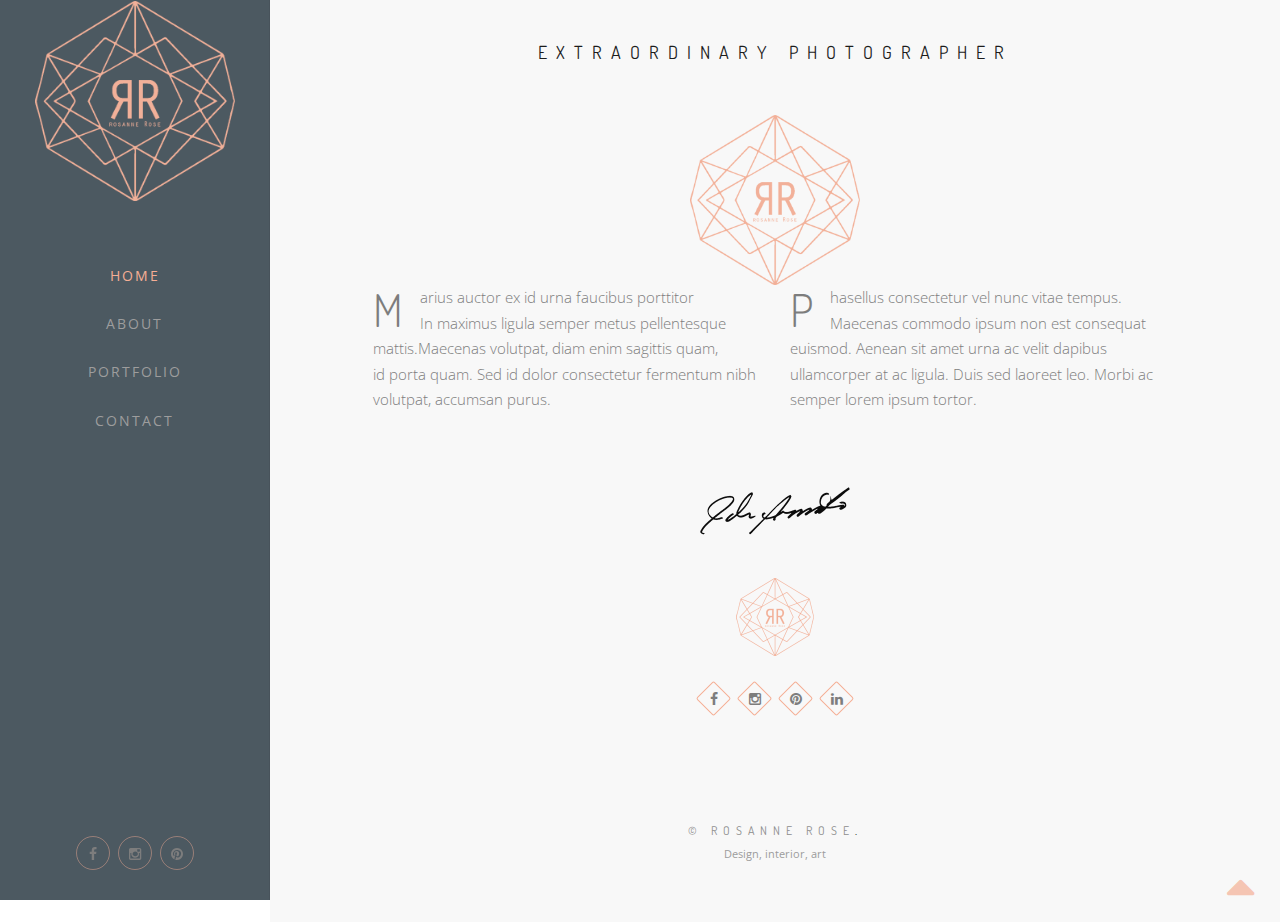
<file: index.html>
<!DOCTYPE html>
<html>
    <head>
        <title>Rose Design &mdash; Interior deisgn & Photography </title>
        <meta name="description" content="">
        <meta name="keywords" content="">
        <meta charset="utf-8">
        <!--[if IE]><meta http-equiv='X-UA-Compatible' content='IE=edge,chrome=1'><![endif]-->
        <meta name="viewport" content="width=device-width, initial-scale=1.0, maximum-scale=1.0" />
        
        <!-- Favicons -->
<link rel="apple-touch-icon" sizes="57x57" href="images/apple-icon-57x57.png">
<link rel="apple-touch-icon" sizes="60x60" href="images/apple-icon-60x60.png">
<link rel="apple-touch-icon" sizes="72x72" href="images/apple-icon-72x72.png">
<link rel="apple-touch-icon" sizes="76x76" href="images/apple-icon-76x76.png">
<link rel="apple-touch-icon" sizes="114x114" href="images/apple-icon-114x114.png">
<link rel="apple-touch-icon" sizes="120x120" href="images/apple-icon-120x120.png">
<link rel="apple-touch-icon" sizes="144x144" href="images/apple-icon-144x144.png">
<link rel="apple-touch-icon" sizes="152x152" href="images/apple-icon-152x152.png">
<link rel="apple-touch-icon" sizes="180x180" href="images/apple-icon-180x180.png">
<link rel="icon" type="image/png" sizes="192x192"  href="images/android-icon-192x192.png">
<link rel="icon" type="image/png" sizes="32x32" href="images/favicon-32x32.png">
<link rel="icon" type="image/png" sizes="96x96" href="images/favicon-96x96.png">
<link rel="icon" type="image/png" sizes="16x16" href="images/favicon-16x16.png">
        
        <!-- CSS -->
        <link rel="stylesheet" href="css/bootstrap.min.css">
        <link rel="stylesheet" href="css/style.css">
        <link rel="stylesheet" href="css/style-responsive.css">
        <link rel="stylesheet" href="css/animate.min.css">
        <link rel="stylesheet" href="css/vertical-rhythm.min.css">
        <link rel="stylesheet" href="css/owl.carousel.css">
        <link rel="stylesheet" href="css/magnific-popup.css">        

        
    </head>
    <body class="appear-animate">
        
        <!-- Page Loader -->        
        <div class="page-loader">
            <div class="loader">Loading...</div>
        </div>
        <!-- End Page Loader -->
        
        <!-- Menu Button -->
        <a href="#" class="sp-button"><span></span>Menu</a>
        <!-- End Menu Button -->
        
        <!-- Side Panel -->
        <div class="sp-overlay"></div>
        <div class="side-panel">
            
            <!-- Close Button -->
            <a href="#" class="sp-close-button"></a>
            <!-- End Close Button -->
            
            <!-- Logo -->
            <!-- Your text or image into link tag -->
            <div class="sp-logo-wrap local-scroll mb-40 mb-md-10 mb-xs-0">
                <a href="index.html" class="logo"><img src="images/photographer/photographer-2/sp-logo.png" width="200" height="200" align="middle" alt="" /></a>
            </div>
            <!-- End Logo -->
            
            <!-- Menu -->
            <div class="sp-wrapper" id="side-panel-menu">
                
                <ul class="sp-menu-links local-scroll">
                    
                    <li>
                        <a href="index.html" class="active">Home</a>
                    </li>
                    
                    <li>
                        <a href="about.html">About</a>
                    </li>
                    
                    <li>
                        <a href="portfolio.html">Portfolio</a>
                    </li>
                    
                    <li>
                        <a href="contact.html">Contact</a>
                    </li>
                    
                    
                </ul>
                
            </div>
            <!-- End Menu -->
            
            
            <!-- Social Links -->
            <div class="sp-social-links">
                <a href="#" target="_blank"><i class="fa fa-facebook"></i></a>
                <a href="#" target="_blank"><i class="fa fa-instagram"></i></a>
                <a href="#" target="_blank"><i class="fa fa-pinterest"></i></a>
            </div>
            <!-- End Social Links -->
            
        </div>
        <!-- End Side Panel -->
        
        <!-- Page Wrap -->
        
        <div class="page side-panel-is-left" id="top">
            
            <!-- About Section -->
            <section class="page-section bg-gray-lighter">
                <div class="relative">
                    
                    <div class="container-fluid">
                    
                        <h2 class="section-title font-alt mb-50 mb-sm-40">
                            Extraordinary Photographer
                        </h2>
                        
                    <div class="align-center">
                            <img src="images/photographer/photographer-2/sp-logo.png" width="170" height="55" alt="" />
                        </div>  
                        
                    
                        
                        <div class="row">
                            
                            <div class="col-sm-5 col-sm-offset-1">
                                <div class="section-text mb-70 mb-xs-40">
                                    <span class="dropcap font-alt">M</span>arius&nbsp;auctor ex&nbsp;id&nbsp;urna faucibus porttitor In&nbsp;maximus ligula semper 
                                    metus pellentesque mattis.Maecenas volutpat, diam enim sagittis quam, id&nbsp;porta quam.
                                    Sed id&nbsp;dolor consectetur fermentum nibh volutpat, accumsan purus.
                                </div>
                            </div>
                            
                            <div class="col-sm-5">
                                <div class="section-text mb-70 mb-xs-40">
                                    <span class="dropcap font-alt">P</span>hasellus consectetur vel nunc vitae tempus. Maecenas commodo ipsum non est consequat euismod. 
                                    Aenean sit amet urna ac velit dapibus ullamcorper at ac ligula. Duis sed laoreet leo. 
                                    Morbi ac semper lorem ipsum tortor. 
                                </div>
                            </div>
                            
                        </div>
                        
                        <div class="align-center">
                            <img src="images/photographer/signature.png" width="170" height="55" alt="" />
                        </div>
                        
                    </div>
                    
                </div>
            </section>
            <!-- End About Section -->
            
            
            
            <!-- Foter -->
            <footer class="page-section bg-gray-lighter footer pb-60">
                <div class="container-fluid">
                    
                    <!-- Footer Logo -->
                    <div class="local-scroll mb-30 wow fadeInUp" data-wow-duration="1.2s">
                        <a href="#top"><img src="images/logo-footer.png" width="78" height="36" alt="" /></a>
                    </div>
                    <!-- End Footer Logo -->
                    
                    <!-- Social Links -->
                    <div class="footer-social-links mb-110 mb-xs-60">
                        <a href="#" title="Facebook" target="_blank"><i class="fa fa-facebook"></i></a>
                        <a href="#" target="_blank"><i class="fa fa-instagram"></i></a>
                        <a href="#" title="Pinterest" target="_blank"><i class="fa fa-pinterest"></i></a>
                        <a href="#" title="LinkedIn+" target="_blank"><i class="fa fa-linkedin"></i></a>
                        
                    </div>
                    <!-- End Social Links -->  
                    
                    <!-- Footer Text -->
                    <div class="footer-text">
                        
                      <!-- Copyright -->
                        <div class="footer-copy font-alt">
                            <a href="index.html" target="_blank">&copy; Rosanne Rose</a>.
                        </div>
                        <!-- End Copyright -->
                        
                        <div class="footer-made">
                            Design, interior, art
                        </div>
                        
                    </div>
                    <!-- End Footer Text --> 
                    
                 </div>
                 
                 
                 <!-- Top Link -->
                 <div class="local-scroll">
                     <a href="#top" class="link-to-top"><i class="fa fa-caret-up"></i></a>
                 </div>
                 <!-- End Top Link -->
                 
            </footer>
            <!-- End Foter -->
        
        
        </div>
        <!-- End Page Wrap -->
        
        
        <!-- JS -->
        <script type="text/javascript" src="js/jquery-1.11.2.min.js"></script>
        <script type="text/javascript" src="js/jquery.easing.1.3.js"></script>
        <script type="text/javascript" src="js/bootstrap.min.js"></script>        
        <script type="text/javascript" src="js/SmoothScroll.js"></script>
        <script type="text/javascript" src="js/jquery.scrollTo.min.js"></script>
        <script type="text/javascript" src="js/jquery.localScroll.min.js"></script>
        <script type="text/javascript" src="js/jquery.viewport.mini.js"></script>
        <script type="text/javascript" src="js/jquery.countTo.js"></script>
        <script type="text/javascript" src="js/jquery.appear.js"></script>
        <script type="text/javascript" src="js/jquery.sticky.js"></script>
        <script type="text/javascript" src="js/jquery.parallax-1.1.3.js"></script>
        <script type="text/javascript" src="js/jquery.fitvids.js"></script>
        <script type="text/javascript" src="js/owl.carousel.min.js"></script>
        <script type="text/javascript" src="js/isotope.pkgd.min.js"></script>
        <script type="text/javascript" src="js/imagesloaded.pkgd.min.js"></script>
        <script type="text/javascript" src="js/jquery.magnific-popup.min.js"></script>
        <script type="text/javascript" src="http://maps.google.com/maps/api/js?sensor=false&amp;language=en"></script>
        <script type="text/javascript" src="js/gmap3.min.js"></script>
        <script type="text/javascript" src="js/wow.min.js"></script>
        <script type="text/javascript" src="js/masonry.pkgd.min.js"></script>
        <script type="text/javascript" src="js/jquery.simple-text-rotator.min.js"></script>
        <script type="text/javascript" src="js/all.js"></script>
        <script type="text/javascript" src="js/contact-form.js"></script>
        <script type="text/javascript" src="js/jquery.ajaxchimp.min.js"></script>
        <script type="text/javascript" src="js/tiltfx.js"></script>          
        <!--[if lt IE 10]><script type="text/javascript" src="js/placeholder.js"></script><![endif]-->
        
    </body>
</html>
</file>
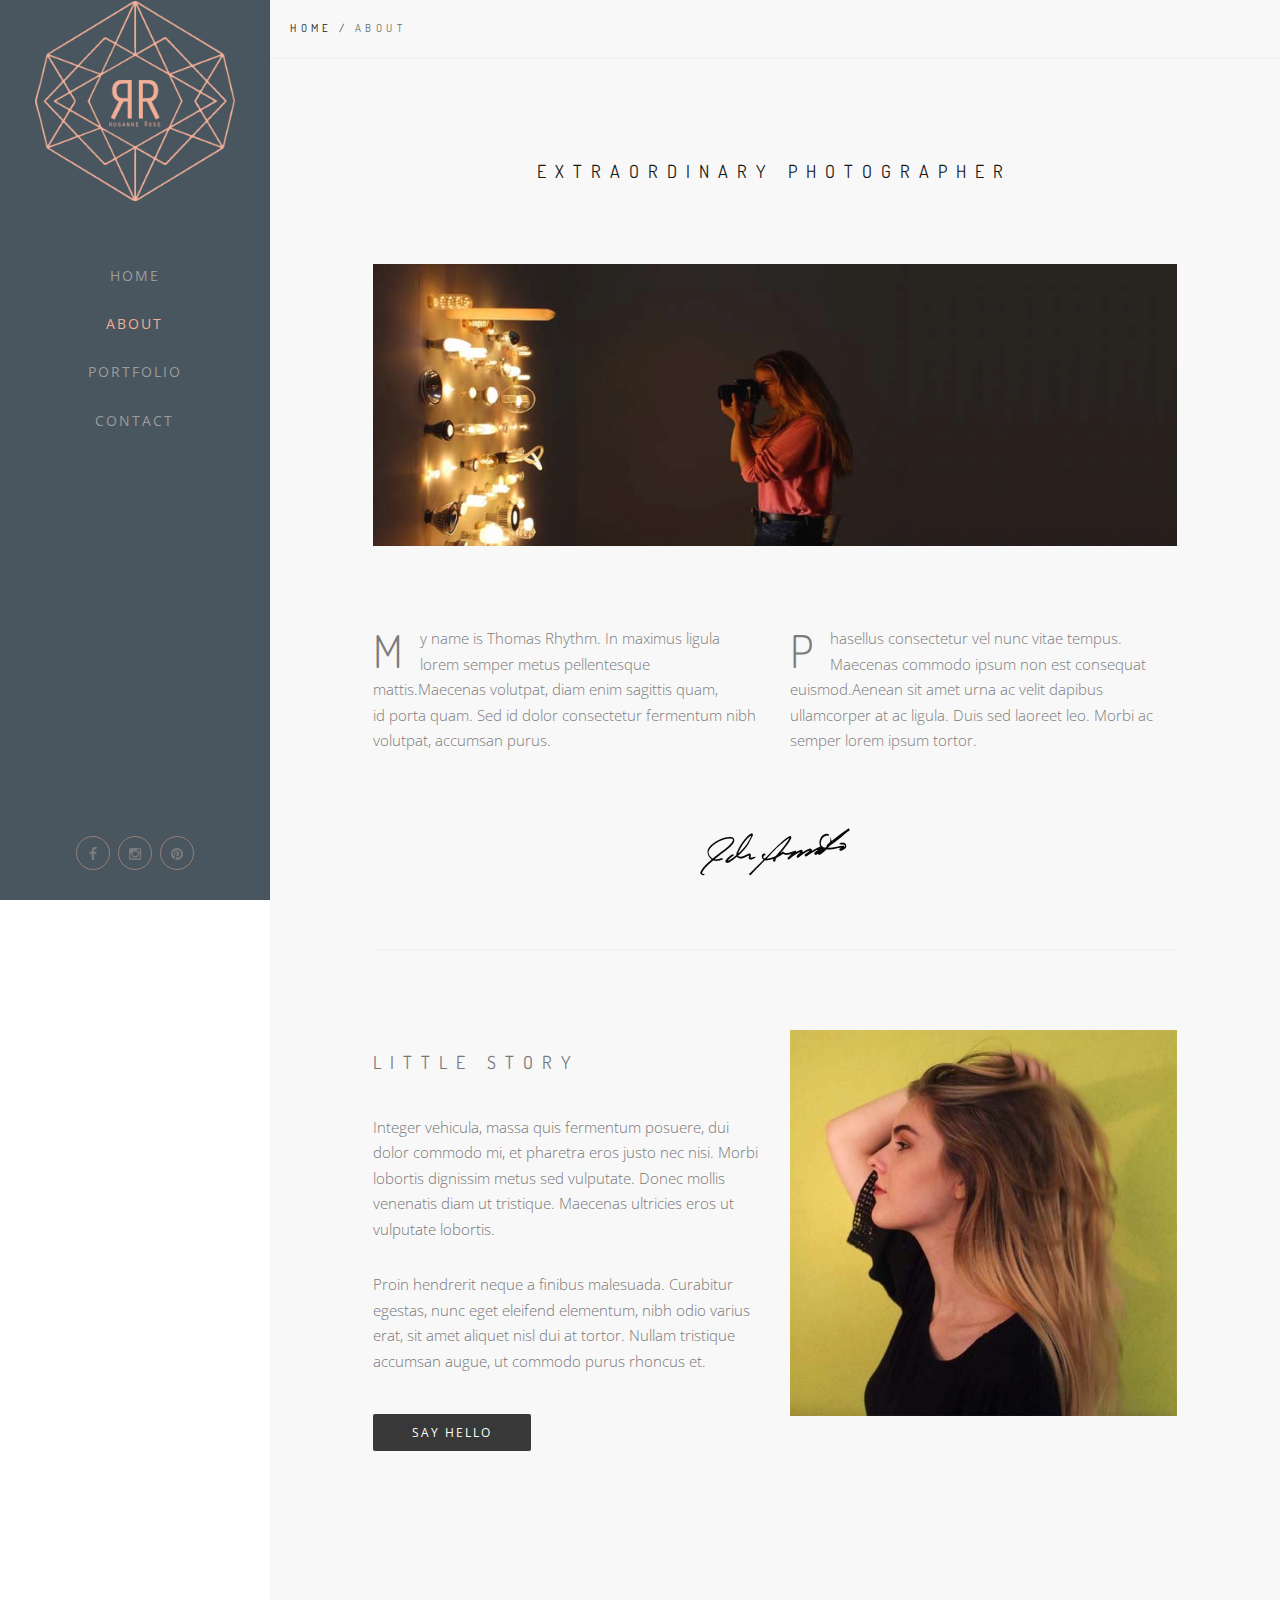
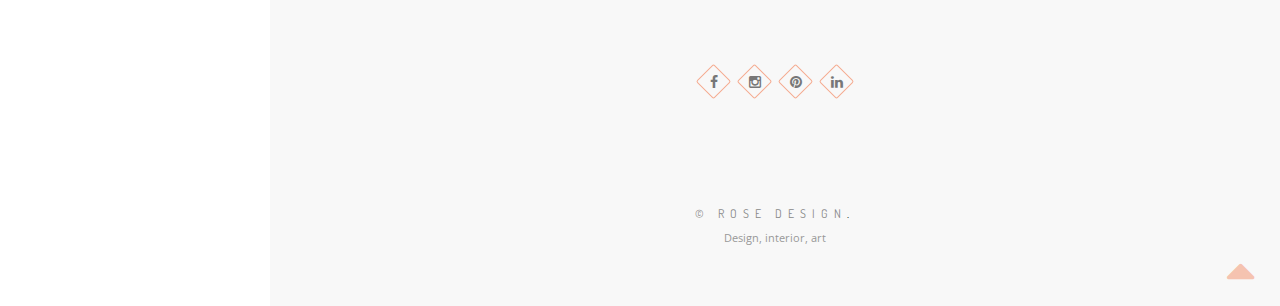
<file: about.html>
<!DOCTYPE html>
<html>
    <head>
        <title>Rose Design &mdash; Interior deisgn & Photography</title>
        <meta name="description" content="">
        <meta name="keywords" content="">
        <meta charset="utf-8">
        <!--[if IE]><meta http-equiv='X-UA-Compatible' content='IE=edge,chrome=1'><![endif]-->
        <meta name="viewport" content="width=device-width, initial-scale=1.0, maximum-scale=1.0" />
        
        <!-- Favicons -->
       <link rel="apple-touch-icon" sizes="57x57" href="images/apple-icon-57x57.png">
<link rel="apple-touch-icon" sizes="60x60" href="images/apple-icon-60x60.png">
<link rel="apple-touch-icon" sizes="72x72" href="images/apple-icon-72x72.png">
<link rel="apple-touch-icon" sizes="76x76" href="images/apple-icon-76x76.png">
<link rel="apple-touch-icon" sizes="114x114" href="images/apple-icon-114x114.png">
<link rel="apple-touch-icon" sizes="120x120" href="images/apple-icon-120x120.png">
<link rel="apple-touch-icon" sizes="144x144" href="images/apple-icon-144x144.png">
<link rel="apple-touch-icon" sizes="152x152" href="images/apple-icon-152x152.png">
<link rel="apple-touch-icon" sizes="180x180" href="images/apple-icon-180x180.png">
<link rel="icon" type="image/png" sizes="192x192"  href="images/android-icon-192x192.png">
<link rel="icon" type="image/png" sizes="32x32" href="images/favicon-32x32.png">
<link rel="icon" type="image/png" sizes="96x96" href="images/favicon-96x96.png">
<link rel="icon" type="image/png" sizes="16x16" href="images/favicon-16x16.png">
        
        <!-- CSS -->
        <link rel="stylesheet" href="css/bootstrap.min.css">
        <link rel="stylesheet" href="css/style.css">
        <link rel="stylesheet" href="css/style-responsive.css">
        <link rel="stylesheet" href="css/animate.min.css">
        <link rel="stylesheet" href="css/vertical-rhythm.min.css">
        <link rel="stylesheet" href="css/owl.carousel.css">
        <link rel="stylesheet" href="css/magnific-popup.css">        

        
    </head>
    <body class="appear-animate">
        
        <!-- Page Loader -->        
        <div class="page-loader">
            <div class="loader">Loading...</div>
        </div>
        <!-- End Page Loader -->
        
        <!-- Menu Button -->
        <a href="#" class="sp-button"><span></span>Menu</a>
        <!-- End Menu Button -->
        
        <!-- Side Panel -->
        <div class="sp-overlay"></div>
        <div class="side-panel">
            
            <!-- Close Button -->
            <a href="#" class="sp-close-button"></a>
            <!-- End Close Button -->
            
            <!-- Logo -->
            <!-- Your text or image into link tag -->
            <div class="sp-logo-wrap local-scroll mb-40 mb-md-10 mb-xs-0">
                <a href="index.html" class="logo"><img src="images/photographer/photographer-2/sp-logo.png" width="200" height="" alt="" /></a>
            </div>
            <!-- End Logo -->
            
            <!-- Menu -->
            <div class="sp-wrapper" id="side-panel-menu">
                
                <ul class="sp-menu-links local-scroll">
                    
                    <li>
                        <a href="index.html" >Home</a>
                    </li>
                    
                    <li>
                        <a href="about.html" class="active">About</a>
                    </li>
                    
                   <li>
                        <a href="portfolio.html">Portfolio</a>
                    </li>
                    
                    <li>
                        <a href="contact.html">Contact</a>
                    </li>
                    
                    
                </ul>
                
            </div>
    <!-- end menu -->
                
            
            
            <!-- Social Links -->
        <div class="sp-social-links">
                <a href="#" target="_blank"><i class="fa fa-facebook"></i></a>
                <a href="#" target="_blank"><i class="fa fa-instagram"></i></a>
                <a href="#" target="_blank"><i class="fa fa-pinterest"></i></a>
            </div>
            <!-- End Social Links -->
            
        </div>
        <!-- End Side Panel -->
        
        <!-- Page Wrap -->
        <div class="page side-panel-is-left" id="top">
            
            <!-- Head Section -->
            
            <section class="small-section pt-20 pb-20 bg-gray-lighter">
                <div class="relative full-wrapper">
                    
                    <div class="mod-breadcrumbs mod-breadcrumbs-mini font-alt mt-0 mb-0">
                        <a href="#">Home</a>&nbsp;/&nbsp;<span>About</span>
                    </div>
                    
                </div>
            </section>
            
            <!-- End Head Section -->
            
            <!-- Divider -->
            <hr class="mt-0 mb-0 "/>
            <!-- End Divider -->
            
            <!-- About Section -->
            <section class="page-section pt-80 pt-sm-60 pt-xs-40 bg-gray-lighter">
                <div class="relative">
                    
                    <div class="container-fluid">
                        
                        <div class="row">
                            <div class="col-sm-10 col-sm-offset-1">
                                
                                <h1 class="section-title font-alt mb-80 mb-sm-50">Extraordinary Photographer</h1>
                                
                                <!-- Photo -->
                                <div class="tilt-wrap mb-80 mb-xs-50" >
                                    <img src="images/photographer/photographer-2/about-photo-1.jpg" alt="" />
                                    <img src="images/photographer/photographer-2/about-photo-1.jpg" alt="" class="tilt-effect" />
                                </div>
                                <!-- End Photo -->
                                
                                <!-- Text -->
                                <div class="row">
                            
                                    <div class="col-sm-6">
                                        <div class="section-text mb-70 mb-xs-40">
                                            <span class="dropcap font-alt">M</span>y name is Thomas Rhythm. In&nbsp;maximus ligula lorem semper 
                                            metus pellentesque mattis.Maecenas volutpat, diam enim sagittis quam, id&nbsp;porta quam.
                                            Sed id&nbsp;dolor consectetur fermentum nibh volutpat, accumsan purus.
                                        </div>
                                    </div>
                                    
                                    <div class="col-sm-6">
                                        <div class="section-text mb-70 mb-xs-40">
                                            <span class="dropcap font-alt">P</span>hasellus consectetur vel nunc vitae tempus. 
                                            Maecenas commodo ipsum non est consequat euismod.Aenean sit amet urna ac velit dapibus ullamcorper 
                                            at ac ligula. Duis sed laoreet leo. Morbi ac semper lorem ipsum tortor. 
                                        </div>
                                    </div>
                                    
                                </div>
                                <!-- End Text -->
                                
                                <!-- Signature -->
                                <div class="align-center mb-70 mb-xs-40">
                                    <img src="images/photographer/signature.png" width="170" height="55" alt="" />
                                </div>
                                <!-- End Signature -->
                                
                                <hr class="mb-80 mb-xs-50" />
                                
                                <div class="row">
                                    
                                    <div class="col-sm-6">
                                        
                                        <div class="section-text mb-70 mb-xs-40">
                                    
                                            <h2 class="section-title align-left font-alt mb-40 mb-xs-20">Little Story</h2>
                                            
                                            <p>
                                                Integer vehicula, massa quis fermentum posuere, dui dolor commodo mi, et pharetra eros justo nec nisi. 
                                                Morbi lobortis dignissim metus sed vulputate. Donec mollis venenatis diam ut tristique. Maecenas ultricies 
                                                eros ut vulputate lobortis.
                                            </p>
                                            
                                            <p>
                                                Proin hendrerit neque a finibus malesuada. Curabitur egestas, nunc eget eleifend elementum, nibh odio varius 
                                                erat, sit amet aliquet nisl dui at tortor. Nullam tristique accumsan augue, ut commodo purus rhoncus et. 
                                            </p>
                                            
                                            <div class="mt-40">
                                                <a href="contact.html" class="btn btn-mod btn-medium btn-round">Say hello</a>
                                            </div>
                                            
                                        </div>
                                        
                                    </div>
                                    
                                    <div class="col-sm-6">
                                        
                                        <!-- Photo -->
                                        <div class="tilt-wrap mb-80 mb-xs-50" >
                                            <img src="images/photographer/photographer-2/about-photo-2.jpg" alt="" />
                                            <img src="images/photographer/photographer-2/about-photo-2.jpg" alt="" class="tilt-effect" />
                                        </div>
                                        <!-- End Photo -->
                                        
                                    </div>
                                    
                                </div>
                                
                            </div>
                        </div>
                    
                    </div>
                    
                </div>
            </section>
            <!-- End About Section -->
            
            
            <!-- Foter -->
            <footer class="page-section bg-gray-lighter footer pb-60">
                <div class="container-fluid">
                    
                    <!-- Footer Logo -->
                    <div class="local-scroll mb-30 wow fadeInUp" data-wow-duration="1.2s">
                        <a href="#top"><img src="images/logo-footer.png" width="78" height="36" alt="" /></a>
                    </div>
                    <!-- End Footer Logo -->
                    
                    <!-- Social Links -->
                    <div class="footer-social-links mb-110 mb-xs-60">
                        <a href="#" title="Facebook" target="_blank"><i class="fa fa-facebook"></i></a>
                        <a href="#" target="_blank"><i class="fa fa-instagram"></i></a>
                        <a href="#" title="Pinterest" target="_blank"><i class="fa fa-pinterest"></i></a>
                        <a href="#" title="LinkedIn+" target="_blank"><i class="fa fa-linkedin"></i></a>
                        
                    </div>
                    <!-- End Social Links -->  
                    
                    <!-- Footer Text -->
                    <div class="footer-text">
                        
                       <!-- Copyright -->
                        <div class="footer-copy font-alt">
                            <a href="index.html" target="_blank">&copy; Rose Design</a>.
                        </div>
                        <!-- End Copyright -->
                        
                        <div class="footer-made">
                            Design, interior, art
                        </div>
                        
                    </div>
                    <!-- End Footer Text --> 
                    
                 </div>
                 
                 
                 <!-- Top Link -->
                 <div class="local-scroll">
                     <a href="#top" class="link-to-top"><i class="fa fa-caret-up"></i></a>
                 </div>
                 <!-- End Top Link -->
                 
            </footer>
            <!-- End Footer -->
        
        
        </div>
        <!-- End Page Wrap -->
        
        
        <!-- JS -->
        <script type="text/javascript" src="js/jquery-1.11.2.min.js"></script>
        <script type="text/javascript" src="js/jquery.easing.1.3.js"></script>
        <script type="text/javascript" src="js/bootstrap.min.js"></script>        
        <script type="text/javascript" src="js/SmoothScroll.js"></script>
        <script type="text/javascript" src="js/jquery.scrollTo.min.js"></script>
        <script type="text/javascript" src="js/jquery.localScroll.min.js"></script>
        <script type="text/javascript" src="js/jquery.viewport.mini.js"></script>
        <script type="text/javascript" src="js/jquery.countTo.js"></script>
        <script type="text/javascript" src="js/jquery.appear.js"></script>
        <script type="text/javascript" src="js/jquery.sticky.js"></script>
        <script type="text/javascript" src="js/jquery.parallax-1.1.3.js"></script>
        <script type="text/javascript" src="js/jquery.fitvids.js"></script>
        <script type="text/javascript" src="js/owl.carousel.min.js"></script>
        <script type="text/javascript" src="js/isotope.pkgd.min.js"></script>
        <script type="text/javascript" src="js/imagesloaded.pkgd.min.js"></script>
        <script type="text/javascript" src="js/jquery.magnific-popup.min.js"></script>
        <script type="text/javascript" src="http://maps.google.com/maps/api/js?sensor=false&amp;language=en"></script>
        <script type="text/javascript" src="js/gmap3.min.js"></script>
        <script type="text/javascript" src="js/wow.min.js"></script>
        <script type="text/javascript" src="js/masonry.pkgd.min.js"></script>
        <script type="text/javascript" src="js/jquery.simple-text-rotator.min.js"></script>
        <script type="text/javascript" src="js/all.js"></script>
        <script type="text/javascript" src="js/contact-form.js"></script>
        <script type="text/javascript" src="js/jquery.ajaxchimp.min.js"></script>
        <script type="text/javascript" src="js/tiltfx.js"></script>        
        <!--[if lt IE 10]><script type="text/javascript" src="js/placeholder.js"></script><![endif]-->
        
    </body>
</html>
</file>
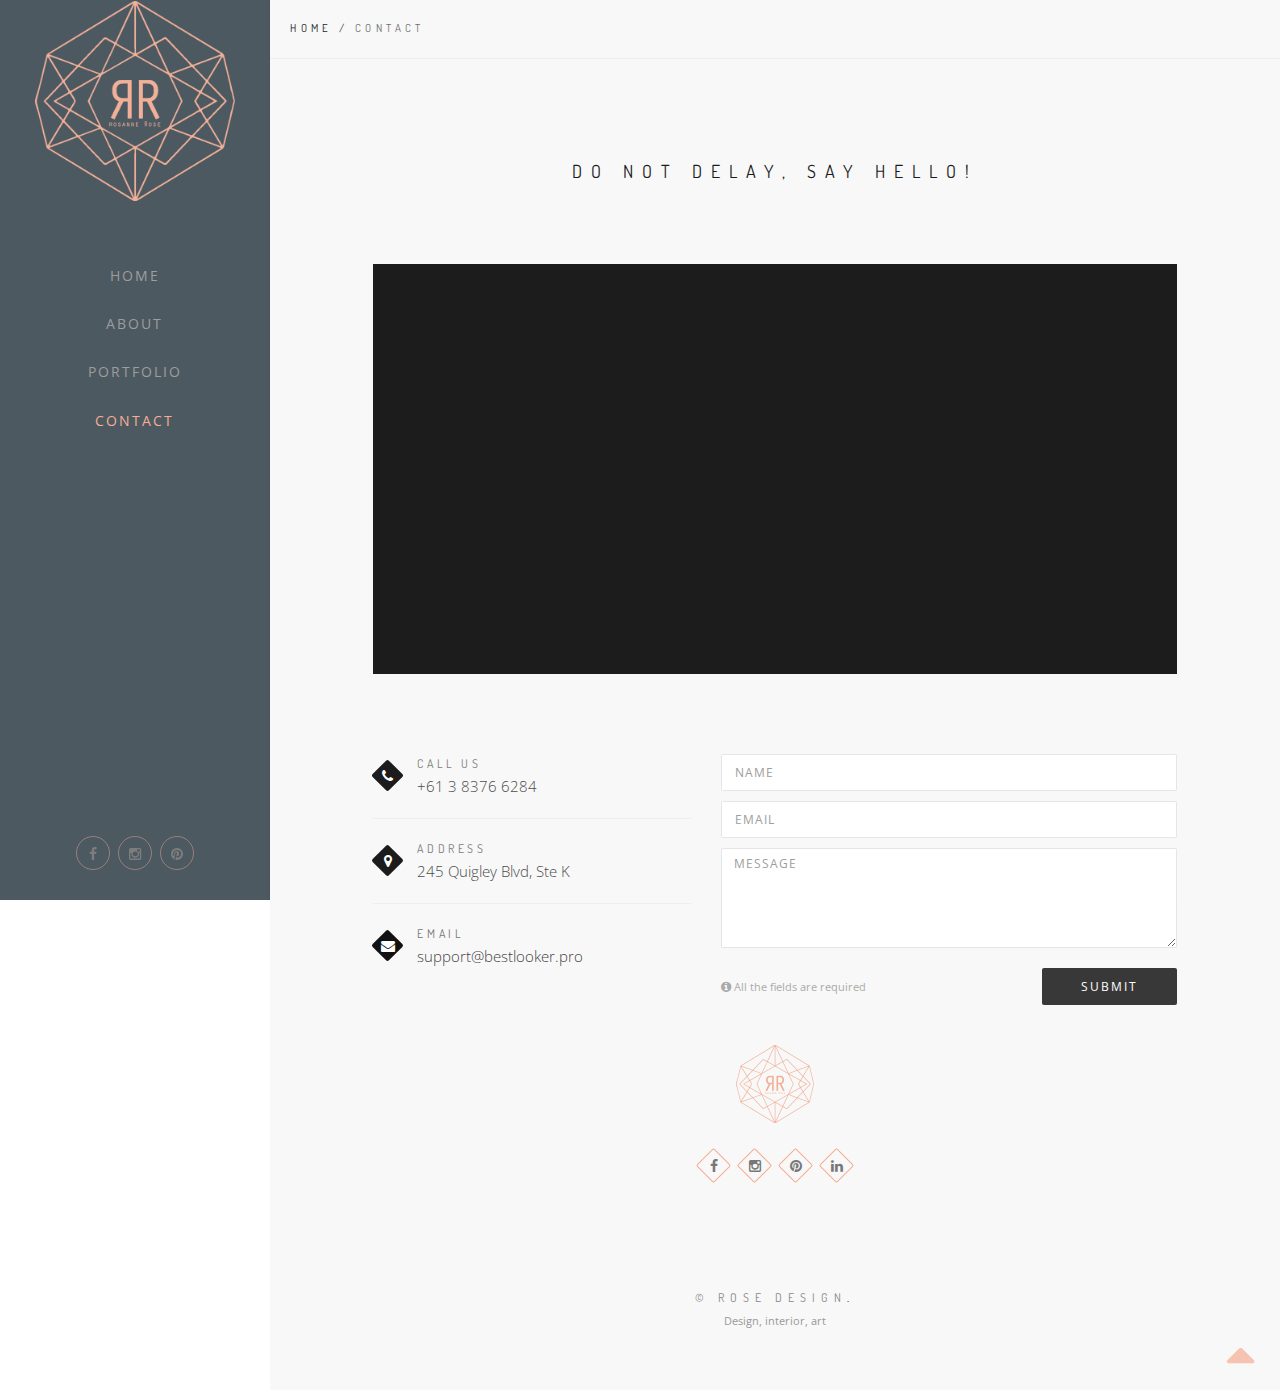
<file: contact.html>
<!DOCTYPE html>
<html>
    <head>
        <title>Rose Design &mdash; Interior deisgn & Photography</title>
        <meta name="description" content="">
        <meta name="keywords" content="">
        <meta charset="utf-8">
        <!--[if IE]><meta http-equiv='X-UA-Compatible' content='IE=edge,chrome=1'><![endif]-->
        <meta name="viewport" content="width=device-width, initial-scale=1.0, maximum-scale=1.0" />
        
        <!-- Favicons -->
    <link rel="apple-touch-icon" sizes="57x57" href="images/apple-icon-57x57.png">
<link rel="apple-touch-icon" sizes="60x60" href="images/apple-icon-60x60.png">
<link rel="apple-touch-icon" sizes="72x72" href="images/apple-icon-72x72.png">
<link rel="apple-touch-icon" sizes="76x76" href="images/apple-icon-76x76.png">
<link rel="apple-touch-icon" sizes="114x114" href="images/apple-icon-114x114.png">
<link rel="apple-touch-icon" sizes="120x120" href="images/apple-icon-120x120.png">
<link rel="apple-touch-icon" sizes="144x144" href="images/apple-icon-144x144.png">
<link rel="apple-touch-icon" sizes="152x152" href="images/apple-icon-152x152.png">
<link rel="apple-touch-icon" sizes="180x180" href="images/apple-icon-180x180.png">
<link rel="icon" type="image/png" sizes="192x192"  href="images/android-icon-192x192.png">
<link rel="icon" type="image/png" sizes="32x32" href="images/favicon-32x32.png">
<link rel="icon" type="image/png" sizes="96x96" href="images/favicon-96x96.png">
<link rel="icon" type="image/png" sizes="16x16" href="images/favicon-16x16.png">
        
        <!-- CSS -->
        <link rel="stylesheet" href="css/bootstrap.min.css">
        <link rel="stylesheet" href="css/style.css">
        <link rel="stylesheet" href="css/style-responsive.css">
        <link rel="stylesheet" href="css/animate.min.css">
        <link rel="stylesheet" href="css/vertical-rhythm.min.css">
        <link rel="stylesheet" href="css/owl.carousel.css">
        <link rel="stylesheet" href="css/magnific-popup.css">        

        
    </head>
    <body class="appear-animate">
        
        <!-- Page Loader --> 
        <div class="page-loader">
            <div class="loader">Loading...</div>
        </div>
        <!-- End Page Loader -->
        
        <!-- Menu Button -->
        <a href="#" class="sp-button"><span></span>Menu</a>
        <!-- End Menu Button -->
        
        <!-- Side Panel -->
        <div class="sp-overlay"></div>
        <div class="side-panel">
            
            <!-- Close Button -->
            <a href="#" class="sp-close-button"></a>
            <!-- End Close Button -->
            
            <!-- Logo -->
            <!-- Your text or image into link tag -->
            <div class="sp-logo-wrap local-scroll mb-40 mb-md-10 mb-xs-0">
                <a href="index.html" class="logo"><img src="images/photographer/photographer-2/sp-logo.png" width="200" height="200" alt="" /></a>
            </div>
            <!-- End Logo -->
            
            <!-- Menu -->
             <div class="sp-wrapper" id="side-panel-menu">
                
                <ul class="sp-menu-links local-scroll">
                    
                    <li>
                        <a href="index.html" >Home</a>
                    </li>
                    
                    <li>
                        <a href="about.html">About</a>
                    </li>
                    
                    <li>
                        <a href="portfolio.html">Portfolio</a>
                    </li>
                    
                    <li>
                        <a href="contact.html" class="active">Contact</a>
                    </li>
                    
                </ul>
                
            </div>
            <!-- End Menu -->
            
            
            <!-- Social Links -->
       <div class="sp-social-links">
                <a href="#" target="_blank"><i class="fa fa-facebook"></i></a>
                <a href="#" target="_blank"><i class="fa fa-instagram"></i></a>
                <a href="#" target="_blank"><i class="fa fa-pinterest"></i></a>
            </div>
            <!-- End Social Links -->
            
        </div>
        <!-- End Side Panel -->
        
        <!-- Page Wrap -->
        <div class="page side-panel-is-left" id="top">
            
            <!-- Breadcrumbs -->
            <section class="small-section pt-20 pb-20 bg-gray-lighter">
                <div class="relative full-wrapper">
                    
                    <div class="mod-breadcrumbs mod-breadcrumbs-mini font-alt mt-0 mb-0">
                        <a href="#">Home</a>&nbsp;/&nbsp;<span>Contact</span>
                    </div>
                    
                </div>
            </section>
            <!-- End Breadcrumbs -->
            
            <!-- Divider -->
            <hr class="mt-0 mb-0 "/>
            <!-- End Divider -->
            
            <!-- Section -->
            <section class="page-section pt-80 pt-sm-60 pt-xs-40 bg-gray-lighter">
                <div class="relative">
                    
                    <div class="container-fluid">
                        
                        <div class="row">
                            <div class="col-sm-10 col-sm-offset-1">
                                
                                <h1 class="section-title font-alt mb-80 mb-sm-50">Do not delay, say hello!</h1>
                                
                                <!-- Google Map -->
                                <div class="google-map mb-80 mb-xs-50">
                                    <div data-address="Belt Parkway, Queens, NY, United States" id="map-canvas"></div>
                                </div>
                                <!-- End Google Map -->
                                
                                <div class="row">
                                    
                                    <!-- Contact Info -->
                                    <div class="col-sm-5 mb-sm-60">
                                        
                                        <!-- Phone -->
                                        <div class="contact-item mb-20">
                                            <div class="ci-icon">
                                                <i class="fa fa-phone"></i>
                                            </div>
                                            <div class="ci-title font-alt">
                                                Call Us
                                            </div>
                                            <div class="ci-text">
                                                +61 3 8376 6284
                                            </div>
                                        </div>
                                        <!-- End Phone -->
                                        
                                        <hr class="mb-20"/>
                                        
                                        <!-- Address -->
                                        <div class="contact-item mb-20">
                                            <div class="ci-icon">
                                                <i class="fa fa-map-marker"></i>
                                            </div>
                                            <div class="ci-title font-alt">
                                                Address
                                            </div>
                                            <div class="ci-text">
                                                245 Quigley Blvd, Ste K
                                            </div>
                                        </div>
                                        <!-- End Address -->
                                        
                                        <hr class="mb-20"/>
                                        
                                        <!-- Email -->
                                        <div class="contact-item">
                                            <div class="ci-icon">
                                                <i class="fa fa-envelope"></i>
                                            </div>
                                            <div class="ci-title font-alt">
                                                Email
                                            </div>
                                            <div class="ci-text">
                                                <a href="mailto:support@bestlooker.pro">support@bestlooker.pro</a>
                                            </div>
                                        </div>
                                        <!-- End Email -->
                                        
                                    </div>
                                    <!-- End Contact Info -->
                                    
                                    <!-- Contact Form -->
                                    <div class="col-sm-7">
                                        
                                        <form class="form contact-form" id="contact_form">
                                            <div class="clearfix">
                                                
                                                <!-- Name -->
                                                <div class="form-group">
                                                    <input type="text" name="name" id="name" class="input-md round form-control" placeholder="Name" pattern=".{3,100}" required>
                                                </div>
                                                
                                                <!-- Email -->
                                                <div class="form-group">
                                                    <input type="email" name="email" id="email" class="input-md round form-control" placeholder="Email" pattern=".{5,100}" required>
                                                </div>
                                                
                                                <!-- Message -->
                                                <div class="form-group">
                                                    <textarea name="message" id="message" class="input-md round form-control" style="height: 100px;" placeholder="Message"></textarea>
                                                </div>
                                                
                                            </div>
                                                    
                                            <div class="clearfix">
                                    
                                                <div class="cf-left-col">
                                                    
                                                    <!-- Inform Tip -->                                        
                                                    <div class="form-tip pt-20">
                                                        <i class="fa fa-info-circle"></i> All the fields are required
                                                    </div>
                                                    
                                                </div>
                                                
                                                <div class="cf-right-col">
                                                    
                                                    <!-- Send Button -->
                                                    <div class="align-right pt-10">
                                                        <button class="submit_btn btn btn-mod btn-medium btn-round" id="submit_btn">Submit</button>
                                                    </div>
                                                    
                                                </div>
                                                
                                           </div>
                                               
                                           <div id="result"></div>
                                        </form>
                                        
                                    </div>
                                    <!-- End Contact Form -->
                                    
                                </div>
                                
                            </div>
                        </div>
                    
                    </div>
                    
                </div>
            </section>
            <!-- End Section -->
            
            
            <!-- Foter -->
            <footer class="page-section bg-gray-lighter footer pb-60">
                <div class="container-fluid">
                    
                    <!-- Footer Logo -->
                    <div class="local-scroll mb-30 wow fadeInUp" data-wow-duration="1.2s">
                        <a href="#top"><img src="images/logo-footer.png" width="78" height="36" alt="" /></a>
                    </div>
                    <!-- End Footer Logo -->
                    
                    <!-- Social Links -->
                   <div class="footer-social-links mb-110 mb-xs-60">
                        <a href="#" title="Facebook" target="_blank"><i class="fa fa-facebook"></i></a>
                        <a href="#" target="_blank"><i class="fa fa-instagram"></i></a>
                        <a href="#" title="Pinterest" target="_blank"><i class="fa fa-pinterest"></i></a>
                        <a href="#" title="LinkedIn+" target="_blank"><i class="fa fa-linkedin"></i></a>
                        
                    </div>
                    <!-- End Social Links -->  
                    
                    <!-- Footer Text -->
                    <div class="footer-text">
                        
                        <!-- Copyright -->
                        <div class="footer-copy font-alt">
                            <a href="index.html" target="_blank">&copy; Rose Design</a>.
                        </div>
                        <!-- End Copyright -->
                        
                        <div class="footer-made">
                            Design, interior, art
                        </div>
                        
                    </div>
                    <!-- End Footer Text --> 
                    
                 </div>
                 
                 
                 <!-- Top Link -->
                 <div class="local-scroll">
                     <a href="#top" class="link-to-top"><i class="fa fa-caret-up"></i></a>
                 </div>
                 <!-- End Top Link -->
                 
            </footer>
            <!-- End Foter -->
        
        
        </div>
        <!-- End Page Wrap -->
        
        
        <!-- JS -->
        <script type="text/javascript" src="js/jquery-1.11.2.min.js"></script>
        <script type="text/javascript" src="js/jquery.easing.1.3.js"></script>
        <script type="text/javascript" src="js/bootstrap.min.js"></script>        
        <script type="text/javascript" src="js/SmoothScroll.js"></script>
        <script type="text/javascript" src="js/jquery.scrollTo.min.js"></script>
        <script type="text/javascript" src="js/jquery.localScroll.min.js"></script>
        <script type="text/javascript" src="js/jquery.viewport.mini.js"></script>
        <script type="text/javascript" src="js/jquery.countTo.js"></script>
        <script type="text/javascript" src="js/jquery.appear.js"></script>
        <script type="text/javascript" src="js/jquery.sticky.js"></script>
        <script type="text/javascript" src="js/jquery.parallax-1.1.3.js"></script>
        <script type="text/javascript" src="js/jquery.fitvids.js"></script>
        <script type="text/javascript" src="js/owl.carousel.min.js"></script>
        <script type="text/javascript" src="js/isotope.pkgd.min.js"></script>
        <script type="text/javascript" src="js/imagesloaded.pkgd.min.js"></script>
        <script type="text/javascript" src="js/jquery.magnific-popup.min.js"></script>
        <script type="text/javascript" src="http://maps.google.com/maps/api/js?sensor=false&amp;language=en"></script>
        <script type="text/javascript" src="js/gmap3.min.js"></script>
        <script type="text/javascript" src="js/wow.min.js"></script>
        <script type="text/javascript" src="js/masonry.pkgd.min.js"></script>
        <script type="text/javascript" src="js/jquery.simple-text-rotator.min.js"></script>
        <script type="text/javascript" src="js/all.js"></script>
        <script type="text/javascript" src="js/contact-form.js"></script>
        <script type="text/javascript" src="js/jquery.ajaxchimp.min.js"></script>
        <script type="text/javascript" src="js/tiltfx.js"></script>        
        <!--[if lt IE 10]><script type="text/javascript" src="js/placeholder.js"></script><![endif]-->
        
    </body>
</html>
</file>
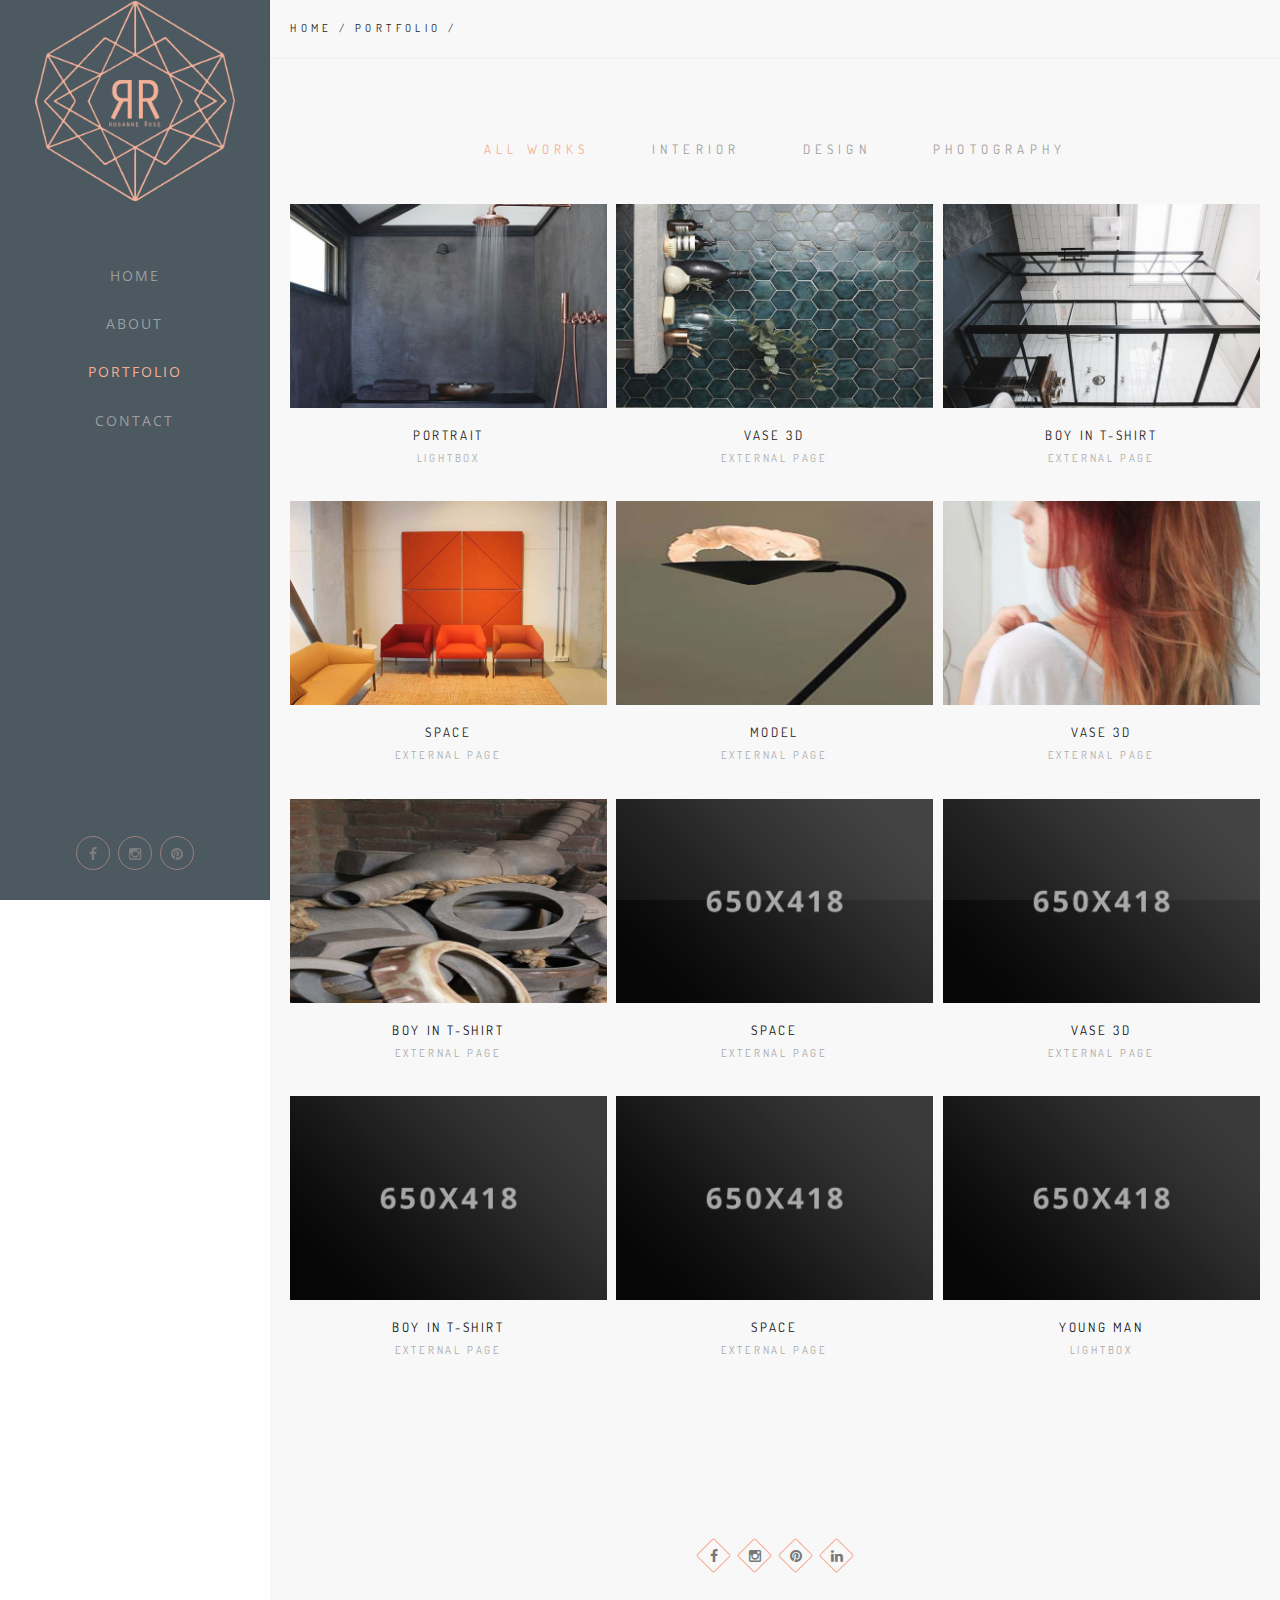
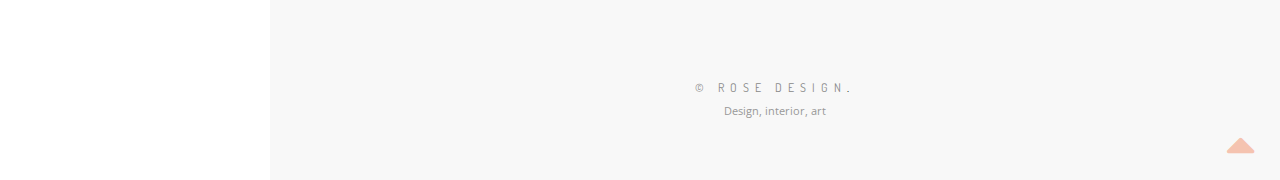
<file: portfolio.html>
<!DOCTYPE html>
<html>
    <head>
        <title>Rose Design &mdash; Interior deisgn & Photography</title>
        <meta name="description" content="">
        <meta name="keywords" content="">
        <meta charset="utf-8">
        <!--[if IE]><meta http-equiv='X-UA-Compatible' content='IE=edge,chrome=1'><![endif]-->
        <meta name="viewport" content="width=device-width, initial-scale=1.0, maximum-scale=1.0" />
        
        <!-- Favicons -->
      <link rel="apple-touch-icon" sizes="57x57" href="images/apple-icon-57x57.png">
<link rel="apple-touch-icon" sizes="60x60" href="images/apple-icon-60x60.png">
<link rel="apple-touch-icon" sizes="72x72" href="images/apple-icon-72x72.png">
<link rel="apple-touch-icon" sizes="76x76" href="images/apple-icon-76x76.png">
<link rel="apple-touch-icon" sizes="114x114" href="images/apple-icon-114x114.png">
<link rel="apple-touch-icon" sizes="120x120" href="images/apple-icon-120x120.png">
<link rel="apple-touch-icon" sizes="144x144" href="images/apple-icon-144x144.png">
<link rel="apple-touch-icon" sizes="152x152" href="images/apple-icon-152x152.png">
<link rel="apple-touch-icon" sizes="180x180" href="images/apple-icon-180x180.png">
<link rel="icon" type="image/png" sizes="192x192"  href="images/android-icon-192x192.png">
<link rel="icon" type="image/png" sizes="32x32" href="images/favicon-32x32.png">
<link rel="icon" type="image/png" sizes="96x96" href="images/favicon-96x96.png">
<link rel="icon" type="image/png" sizes="16x16" href="images/favicon-16x16.png">
        
        <!-- CSS -->
        <link rel="stylesheet" href="css/bootstrap.min.css">
        <link rel="stylesheet" href="css/style.css">
        <link rel="stylesheet" href="css/style-responsive.css">
        <link rel="stylesheet" href="css/animate.min.css">
        <link rel="stylesheet" href="css/vertical-rhythm.min.css">
        <link rel="stylesheet" href="css/owl.carousel.css">
        <link rel="stylesheet" href="css/magnific-popup.css">        

        
    </head>
    <body class="appear-animate">
        
        <!-- Page Loader -->        
        <div class="page-loader">
            <div class="loader">Loading...</div>
        </div>
        <!-- End Page Loader -->
        
        <!-- Menu Button -->
        <a href="#" class="sp-button"><span></span>Menu</a>
        <!-- End Menu Button -->
        
        <!-- Side Panel -->
        <div class="sp-overlay"></div>
        <div class="side-panel">
            
            <!-- Close Button -->
            <a href="#" class="sp-close-button"></a>
            <!-- End Close Button -->
            
            <!-- Logo -->
            <!-- Your text or image into link tag -->
            <div class="sp-logo-wrap local-scroll mb-40 mb-md-10 mb-xs-0">
                <a href="index.html" class="logo"><img src="images/photographer/photographer-2/sp-logo.png" width="200" height="200" alt="" /></a>
            </div>
            <!-- End Logo -->
            
            <!-- Menu -->
            <div class="sp-wrapper" id="side-panel-menu">
                
                <ul class="sp-menu-links local-scroll">
                    
                    <li>
                        <a href="index.html">Home</a>
                    </li>
                    
                    <li>
                        <a href="about.html">About</a>
                    </li>
                    
                   <li>
                        <a href="portfolio.html" class="active">Portfolio</a>
                    </li>
                    
                    <li>
                        <a href="contact.html">Contact</a>
                    </li>
                  
                </ul>
                
            </div>
            <!-- End Menu -->
            
            
            <!-- Social Links -->
          <div class="sp-social-links">
                <a href="#" target="_blank"><i class="fa fa-facebook"></i></a>
                <a href="#" target="_blank"><i class="fa fa-instagram"></i></a>
                <a href="#" target="_blank"><i class="fa fa-pinterest"></i></a>
            </div>
            <!-- End Social Links -->
            
        </div>
        <!-- End Side Panel -->
        
        <!-- Page Wrap -->
        <div class="page side-panel-is-left" id="top">
            
            <!-- Breadcrumbs -->
            <section class="small-section pt-20 pb-20 bg-gray-lighter">
                <div class="relative full-wrapper">
                    
                    <div class="mod-breadcrumbs mod-breadcrumbs-mini font-alt mt-0 mb-0">
                        <a href="index.html">Home</a>&nbsp;/&nbsp;<a href="portfolio.html">Portfolio</a>&nbsp;/&nbsp;
                    </div>
                    
                </div>
            </section>
            <!-- End Breadcrumbs -->
            
            <!-- Divider -->
            <hr class="mt-0 mb-0 "/>
            <!-- End Divider -->

              <!-- Portfolio Section -->
             <section class="page-section pt-80 pt-sm-60 pt-xs-40 bg-gray-lighter">
                <div class="relative">
                    
                    <div class="container-fluid">
            
                 
            
                    
                    <!-- Works Filter -->                    
                    <div class="works-filter font-alt align-center">
                        <a href="#" class="filter active" data-filter="*">All works</a>
                        <a href="#" class="filter" data-filter=".interior">Interior</a>
                        <a href="#" class="filter" data-filter=".design">Design</a>
                        <a href="#" class="filter" data-filter=".photography">Photography</a>
                    </div>                    
                    <!-- End Works Filter -->
                    
                    <!-- Works Grid -->
                    <ul class="works-grid work-grid-3 work-grid-gut clearfix font-alt hover-white" id="work-grid">
                        
                        <!-- Work Item (Lightbox) -->
                        <li class="work-item mix interior photography">
                            <a href="images/portfolio/full-project-1.jpg" class="work-lightbox-link mfp-image">
                                <div class="work-img">
                                    <img src="images/portfolio/interieur1.png" alt="Work" />
                                </div>
                                <div class="work-intro">
                                    <h3 class="work-title">Portrait</h3>
                                    <div class="work-descr">
                                        Lightbox
                                    </div>
                                </div>
                            </a>
                        </li>
                        <!-- End Work Item -->
                        
                        <!-- Work Item (External Page) -->
                        <li class="work-item mix interior design">
                            <a href="project1.html" class="work-ext-link">
                                <div class="work-img">
                                    <img class="work-img" src="images/portfolio/interieur2.png" alt="Work" />
                                </div>
                                <div class="work-intro">
                                    <h3 class="work-title">Vase 3D</h3>
                                    <div class="work-descr">
                                        External Page
                                    </div>
                                </div>
                            </a>
                        </li>
                        <!-- End Work Item -->
                        
                        <!-- Work Item (External Page) -->
                        <li class="work-item mix branding">
                            <a href="portfolio-single-1.html" class="work-ext-link">
                                <div class="work-img">
                                    <img class="work-img" src="images/portfolio/interieur3.png" alt="Work" />
                                </div>
                                <div class="work-intro">
                                    <h3 class="work-title">Boy in T-shirt</h3>
                                    <div class="work-descr">
                                        External Page
                                    </div>
                                </div>
                            </a>
                        </li>
                        <!-- End Work Item -->
                        
                        <!-- Work Item (External Page) -->
                        <li class="work-item mix design photography">
                            <a href="portfolio-single-1.html" class="work-ext-link">
                                <div class="work-img">
                                    <img class="work-img" src="images/portfolio/projects-4.jpg" alt="Work" />
                                </div>
                                <div class="work-intro">
                                    <h3 class="work-title">Space</h3>
                                    <div class="work-descr">
                                        External Page
                                    </div>
                                </div>
                            </a>
                        </li>
                        <!-- End Work Item -->
                        
                        <!-- Work Item (External Page) -->
                        <li class="work-item mix design">
                            <a href="portfolio-single-1.html" class="work-ext-link">
                                <div class="work-img">
                                    <img class="work-img" src="images/portfolio/projects-5.jpg" alt="Work" />
                                </div>
                                <div class="work-intro">
                                    <h3 class="work-title">Model</h3>
                                    <div class="work-descr">
                                        External Page
                                    </div>
                                </div>
                            </a>
                        </li>
                        <!-- End Work Item -->
                        
                        <!-- Work Item (External Page) -->
                        <li class="work-item mix branding design">
                            <a href="portfolio-single-1.html" class="work-ext-link">
                                <div class="work-img">
                                    <img class="work-img" src="images/portfolio/projects-6.jpg" alt="Work" />
                                </div>
                                <div class="work-intro">
                                    <h3 class="work-title">Vase 3D</h3>
                                    <div class="work-descr">
                                        External Page
                                    </div>
                                </div>
                            </a>
                        </li>
                        <!-- End Work Item -->
                        
                        <!-- Work Item (External Page) -->
                        <li class="work-item mix branding">
                            <a href="portfolio-single-1.html" class="work-ext-link">
                                <div class="work-img">
                                    <img class="work-img" src="images/portfolio/projects-7.jpg" alt="Work" />
                                </div>
                                <div class="work-intro">
                                    <h3 class="work-title">Boy in T-shirt</h3>
                                    <div class="work-descr">
                                        External Page
                                    </div>
                                </div>
                            </a>
                        </li>
                        <!-- End Work Item -->
                        
                        <!-- Work Item (External Page) -->
                        <li class="work-item mix design photography">
                            <a href="portfolio-single-1.html" class="work-ext-link">
                                <div class="work-img">
                                    <img class="work-img" src="images/portfolio/projects-8.jpg" alt="Work" />
                                </div>
                                <div class="work-intro">
                                    <h3 class="work-title">Space</h3>
                                    <div class="work-descr">
                                        External Page
                                    </div>
                                </div>
                            </a>
                        </li>
                        <!-- End Work Item -->
                        
                        <!-- Work Item (External Page) -->
                        <li class="work-item mix branding design">
                            <a href="portfolio-single-1.html" class="work-ext-link">
                                <div class="work-img">
                                    <img class="work-img" src="images/portfolio/projects-9.jpg" alt="Work" />
                                </div>
                                <div class="work-intro">
                                    <h3 class="work-title">Vase 3D</h3>
                                    <div class="work-descr">
                                        External Page
                                    </div>
                                </div>
                            </a>
                        </li>
                        <!-- End Work Item -->
                        
                        <!-- Work Item (External Page) -->
                        <li class="work-item mix branding">
                            <a href="portfolio-single-1.html" class="work-ext-link">
                                <div class="work-img">
                                    <img class="work-img" src="images/portfolio/projects-10.jpg" alt="Work" />
                                </div>
                                <div class="work-intro">
                                    <h3 class="work-title">Boy in T-shirt</h3>
                                    <div class="work-descr">
                                        External Page
                                    </div>
                                </div>
                            </a>
                        </li>
                        <!-- End Work Item -->
                        
                        <!-- Work Item (External Page) -->
                        <li class="work-item mix design photography">
                            <a href="portfolio-single-1.html" class="work-ext-link">
                                <div class="work-img">
                                    <img class="work-img" src="images/portfolio/projects-11.jpg" alt="Work" />
                                </div>
                                <div class="work-intro">
                                    <h3 class="work-title">Space</h3>
                                    <div class="work-descr">
                                        External Page
                                    </div>
                                </div>
                            </a>
                        </li>
                        <!-- End Work Item -->
                        
                        <!-- Work Item (Lightbox) -->
                        <li class="work-item mix design branding">
                            <a href="images/portfolio/full-project-3.jpg" class="work-lightbox-link mfp-image">
                                <div class="work-img">
                                    <img src="images/portfolio/projects-12.jpg" alt="Work" />
                                </div>
                                <div class="work-intro">
                                    <h3 class="work-title">Young Man</h3>
                                    <div class="work-descr">
                                        Lightbox
                                    </div>
                                </div>
                            </a>
                        </li>
                        <!-- End Work Item -->
                        
                    </ul>
                    <!-- End Works Grid -->
                    
                </div>
                 </div>
            </section>
            <!-- End Portfolio Section -->
            
            
            <!-- Footer -->
            <footer class="page-section bg-gray-lighter footer pb-60">
                <div class="container-fluid">
                    
                    <!-- Footer Logo -->
                    <div class="local-scroll mb-30 wow fadeInUp" data-wow-duration="1.2s">
                        <a href="#top"><img src="images/logo-footer.png" width="78" height="36" alt="" /></a>
                    </div>
                    <!-- End Footer Logo -->
                    
                    <!-- Social Links -->
                    <div class="footer-social-links mb-110 mb-xs-60">
                        <a href="#" title="Facebook" target="_blank"><i class="fa fa-facebook"></i></a>
                        <a href="#" target="_blank"><i class="fa fa-instagram"></i></a>
                        <a href="#" title="Pinterest" target="_blank"><i class="fa fa-pinterest"></i></a>
                        <a href="#" title="LinkedIn+" target="_blank"><i class="fa fa-linkedin"></i></a>
                        
                    </div>
                    <!-- End Social Links -->  
                    
                    <!-- Footer Text -->
                    <div class="footer-text">
                        
                       <!-- Copyright -->
                        <div class="footer-copy font-alt">
                            <a href="index.html" target="_blank">&copy; Rose Design</a>.
                        </div>
                        <!-- End Copyright -->
                        
                        <div class="footer-made">
                            Design, interior, art
                        </div>
                        
                    </div>
                    <!-- End Footer Text --> 
                    
                 </div>
                 
                 
                 <!-- Top Link -->
                 <div class="local-scroll">
                     <a href="#top" class="link-to-top"><i class="fa fa-caret-up"></i></a>
                 </div>
                 <!-- End Top Link -->
                 
            </footer>
            <!-- End Foter -->
        
        
        </div>
        <!-- End Page Wrap -->
        
        
        <!-- JS -->
        <script type="text/javascript" src="js/jquery-1.11.2.min.js"></script>
        <script type="text/javascript" src="js/jquery.easing.1.3.js"></script>
        <script type="text/javascript" src="js/bootstrap.min.js"></script>        
        <script type="text/javascript" src="js/SmoothScroll.js"></script>
        <script type="text/javascript" src="js/jquery.scrollTo.min.js"></script>
        <script type="text/javascript" src="js/jquery.localScroll.min.js"></script>
        <script type="text/javascript" src="js/jquery.viewport.mini.js"></script>
        <script type="text/javascript" src="js/jquery.countTo.js"></script>
        <script type="text/javascript" src="js/jquery.appear.js"></script>
        <script type="text/javascript" src="js/jquery.sticky.js"></script>
        <script type="text/javascript" src="js/jquery.parallax-1.1.3.js"></script>
        <script type="text/javascript" src="js/jquery.fitvids.js"></script>
        <script type="text/javascript" src="js/owl.carousel.min.js"></script>
        <script type="text/javascript" src="js/isotope.pkgd.min.js"></script>
        <script type="text/javascript" src="js/imagesloaded.pkgd.min.js"></script>
        <script type="text/javascript" src="js/jquery.magnific-popup.min.js"></script>
        <script type="text/javascript" src="http://maps.google.com/maps/api/js?sensor=false&amp;language=en"></script>
        <script type="text/javascript" src="js/gmap3.min.js"></script>
        <script type="text/javascript" src="js/wow.min.js"></script>
        <script type="text/javascript" src="js/masonry.pkgd.min.js"></script>
        <script type="text/javascript" src="js/jquery.simple-text-rotator.min.js"></script>
        <script type="text/javascript" src="js/all.js"></script>
        <script type="text/javascript" src="js/contact-form.js"></script>
        <script type="text/javascript" src="js/jquery.ajaxchimp.min.js"></script>
        <script type="text/javascript" src="js/tiltfx.js"></script>          
        <!--[if lt IE 10]><script type="text/javascript" src="js/placeholder.js"></script><![endif]-->
        
    </body>
</html>
</file>
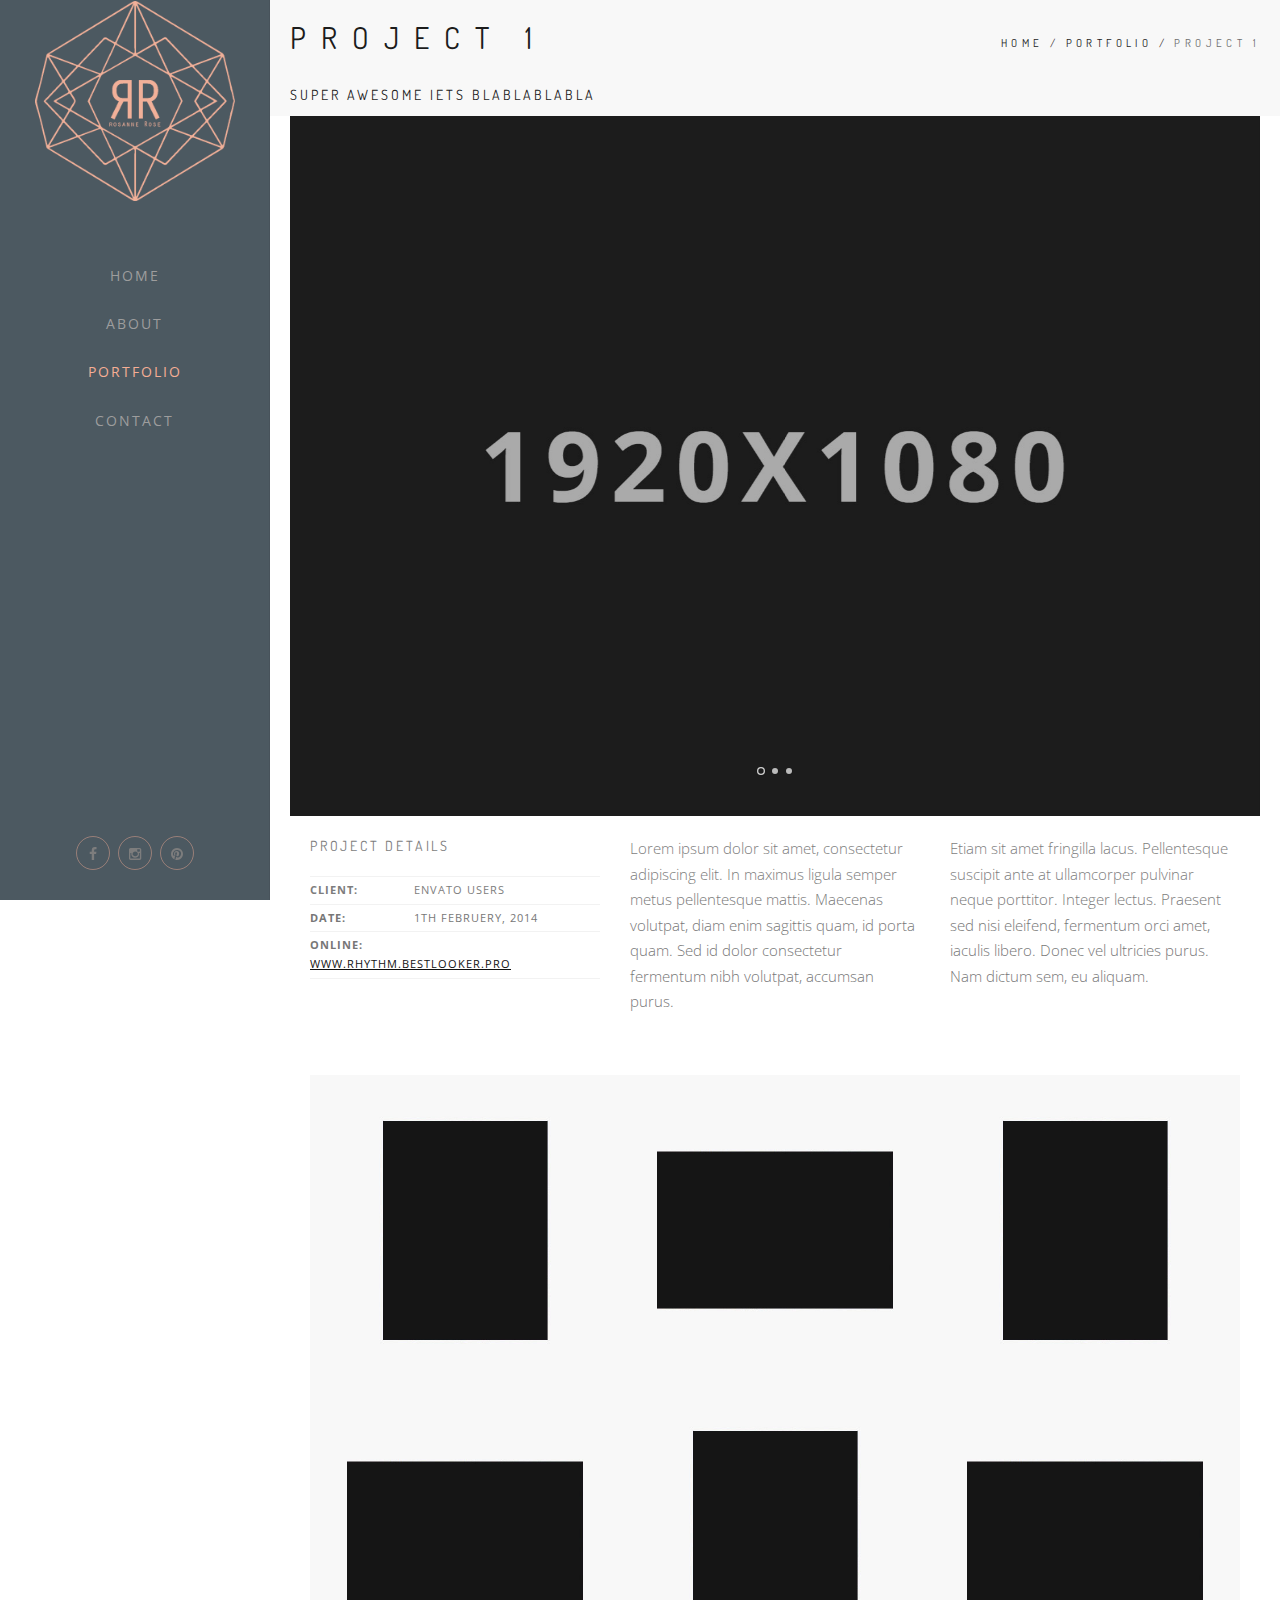
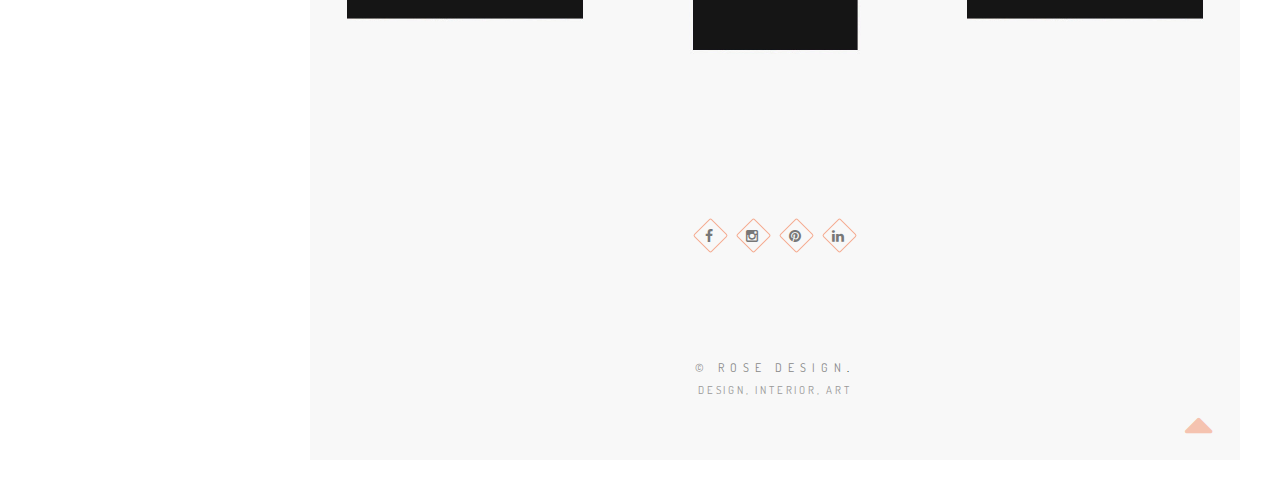
<file: project1.html>
<!DOCTYPE html>
<html>
    <head>
        <title>Rose Design &mdash; Interior deisgn & Photography </title>
        <meta name="description" content="">
        <meta name="keywords" content="">
        <meta charset="utf-8">
        <!--[if IE]><meta http-equiv='X-UA-Compatible' content='IE=edge,chrome=1'><![endif]-->
        <meta name="viewport" content="width=device-width, initial-scale=1.0, maximum-scale=1.0" />
        
        <!-- Favicons -->
     <link rel="apple-touch-icon" sizes="57x57" href="images/apple-icon-57x57.png">
<link rel="apple-touch-icon" sizes="60x60" href="images/apple-icon-60x60.png">
<link rel="apple-touch-icon" sizes="72x72" href="images/apple-icon-72x72.png">
<link rel="apple-touch-icon" sizes="76x76" href="images/apple-icon-76x76.png">
<link rel="apple-touch-icon" sizes="114x114" href="images/apple-icon-114x114.png">
<link rel="apple-touch-icon" sizes="120x120" href="images/apple-icon-120x120.png">
<link rel="apple-touch-icon" sizes="144x144" href="images/apple-icon-144x144.png">
<link rel="apple-touch-icon" sizes="152x152" href="images/apple-icon-152x152.png">
<link rel="apple-touch-icon" sizes="180x180" href="images/apple-icon-180x180.png">
<link rel="icon" type="image/png" sizes="192x192"  href="images/android-icon-192x192.png">
<link rel="icon" type="image/png" sizes="32x32" href="images/favicon-32x32.png">
<link rel="icon" type="image/png" sizes="96x96" href="images/favicon-96x96.png">
<link rel="icon" type="image/png" sizes="16x16" href="images/favicon-16x16.png">
        
        <!-- CSS -->
        <link rel="stylesheet" href="css/bootstrap.min.css">
        <link rel="stylesheet" href="css/style.css">
        <link rel="stylesheet" href="css/style-responsive.css">
        <link rel="stylesheet" href="css/animate.min.css">
        <link rel="stylesheet" href="css/vertical-rhythm.min.css">
        <link rel="stylesheet" href="css/owl.carousel.css">
        <link rel="stylesheet" href="css/magnific-popup.css">        

        
    </head>
    <body class="appear-animate">
        
        <!-- Page Loader -->        
        <div class="page-loader">
            <div class="loader">Loading...</div>
        </div>
        <!-- End Page Loader -->
        
        <!-- Menu Button -->
        <a href="#" class="sp-button"><span></span>Menu</a>
        <!-- End Menu Button -->
        
        <!-- Side Panel -->
        <div class="sp-overlay"></div>
        <div class="side-panel dark">
            
            <!-- Close Button -->
            <a href="#" class="sp-close-button"></a>
            <!-- End Close Button -->
            
            <!-- Logo -->
            <!-- Your text or image into link tag -->
            <div class="sp-logo-wrap local-scroll mb-40 mb-md-10 mb-xs-0">
                <a href="index.html" class="logo"><img src="images/photographer/photographer-2/sp-logo.png" width="200" height="200" alt="" /></a>
            </div>
            <!-- End Logo -->
            
            <!-- Menu -->
            <div class="sp-wrapper" id="side-panel-menu">
                
                <ul class="sp-menu-links local-scroll">
                    
                    <li>
                        <a href="index.html">Home</a>
                    </li>
                    
                    <li>
                        <a href="about.html">About</a>
                    </li>
                    
                    <li>
                        <a href="portfolio.html" class="active">Portfolio</a>
                    </li>
                    
                    <li>
                        <a href="contact.html">Contact</a>
                    </li>
                    
                    
                </ul>
                
            </div>
            <!-- End Menu -->
            
            
            <!-- Social Links -->
            <div class="sp-social-links">
                <a href="#" target="_blank"><i class="fa fa-facebook"></i></a>
                <a href="#" target="_blank"><i class="fa fa-instagram"></i></a>
                <a href="#" target="_blank"><i class="fa fa-pinterest"></i></a>
            </div>
            <!-- End Social Links -->
            
        </div>
        <!-- End Side Panel -->
        
        <!-- Page Wrap -->
        
        
        <div class="page side-panel-is-left" id="top">
            
              <!-- Head Section -->
            <section class="small-section bg-gray-lighter">
                <div class="container-fluid">
                    
                    
                    <div class="row">
                        
                        <div class="col-md-8">
                            <h1 class="hs-line-11 no-transp font-alt mb-20 mb-xs-0">Project 1</h1>
                            <div class="hs-line-4 font-alt black">
                                super awesome iets blablablabla
                            </div>
                        </div>
                        
                        <div class="col-md-4 mt-30">
                            
                            <div class="mod-breadcrumbs font-alt align-right">
                            
                                <a href="index.html">Home</a>&nbsp;/&nbsp;<a href="portfolio.html">Portfolio</a>&nbsp;/&nbsp;<span>Project 1</span>
                            </div>
                            
                        </div>
                    </div>
                    
                </div>
            </section>
            <!-- End Head Section -->
            
             
                <div class="relative">
                    
                    <div class="container-fluid">
            
            
            <!-- Fullwidth Slider -->
            <div class="home-section fullwidth-slider bg-dark">
                
                <!-- Slide Item -->
                <section class="home-section bg-scroll fixed-height-medium" data-background="images/full-width-images/section-bg-23.jpg">
                    <div class="js-height-parent container"></div>
                </section>
                <!-- End Slide Item -->
                
                <!-- Slide Item -->
                <section class="home-section bg-scroll fixed-height-medium" data-background="images/full-width-images/section-bg-22.jpg">
                    <div class="js-height-parent container"></div>
                </section>
                <!-- End Slide Item -->
                
                <!-- Slide Item -->
                <section class="home-section bg-scroll fixed-height-medium" data-background="images/full-width-images/section-bg-16.jpg">
                    <div class="js-height-parent container"></div>
                </section>
                <!-- End Slide Item -->
            
            </div>
            <!-- End Fullwidth Slider -->
            
            
            <!-- About Section -->
            <section class="page-section">
                <div class="container-fluid">
                    
                    <div class="section-text mb-60 mb-sm-40">
                        <div class="row">
                            
                            <div class="col-md-4 mb-sm-50 mb-xs-30">
                                 
                                <!-- Project Detail -->
                                <div class="work-detail">
                                    <h5 class="font-alt mt-0 mb-20">Project Details</h5>
                                    <div class="work-full-detail">
                                        <p>
                                            <strong>Client:</strong>
                                            Envato Users
                                        </p>
                                        <p>
                                            <strong>Date:</strong>
                                            1th Februery, 2014
                                        </p>
                                        <p>
                                            <strong>Online:</strong>
                                            <a href="#" target="_blank">www.rhythm.bestlooker.pro</a>
                                        </p>
                                    </div>
                                </div>
                                <!-- End Project Detail -->
                                 
                            </div>
                            
                            <div class="col-md-4 col-sm-6 mb-sm-50 mb-xs-30">
                                Lorem ipsum dolor sit amet, consectetur adipiscing elit. In maximus ligula semper metus pellentesque mattis. Maecenas  volutpat, diam enim sagittis quam, id porta quam. Sed id dolor consectetur fermentum nibh volutpat, accumsan purus. 
                            </div>
                            
                            <div class="col-md-4 col-sm-6 mb-sm-50 mb-xs-30">
                                Etiam sit amet fringilla lacus. Pellentesque suscipit ante at ullamcorper pulvinar neque porttitor. Integer lectus. Praesent sed nisi eleifend, fermentum orci amet, iaculis libero. Donec vel ultricies purus. Nam dictum sem, eu aliquam.
                            </div>
                            
                        </div>
                    </div>
                    
                    <!-- Portfolio Section -->
            <section class="page-section bg-gray-lighter pt-0 pb-0">
                <div class="relative">
                    
                    <!-- Works Grid -->
                    <ul class="works-grid work-grid-3 clearfix font-alt hide-titles hover-white">
                        
                        <!-- Work Item -->
                        <li class="work-item mix interior photography">
                            <a href="images/portfolio/full-project-1.jpg" class="work-lightbox-link mfp-image">
                                <div class="work-img">
                                    <img src="images/photographer/photographer-2/photo-1.jpg" alt="" />
                                </div>
                                <div class="work-intro">
                                    <h3 class="work-title">Album 1</h3>
                                    <div class="work-descr">
                                        10 Photos
                                    </div>
                                </div>
                            </a>
                        </li>
                        <!-- End Work Item -->
                        
                        <!-- Work Item -->
                        <li class="work-item mix interior photography">
                            <a href="images/portfolio/full-project-1.jpg" class="work-lightbox-link mfp-image">
                                <div class="work-img">
                                    <img src="images/photographer/photographer-2/photo-2.jpg" alt="Work" />
                                </div>
                                <div class="work-intro">
                                    <h3 class="work-title">Album 2</h3>
                                    <div class="work-descr">
                                        15 Photos
                                    </div>
                                </div>
                            </a>
                        </li>
                        <!-- End Work Item -->
                        
                        <!-- Work Item -->
                       <li class="work-item mix interior photography">
                            <a href="images/portfolio/full-project-1.jpg" class="work-lightbox-link mfp-image">
                                <div class="work-img">
                                    <img src="images/photographer/photographer-2/photo-3.jpg" alt="Work" />
                                </div>
                                <div class="work-intro">
                                    <h3 class="work-title">Album 3</h3>
                                    <div class="work-descr">
                                        11 Photos
                                    </div>
                                </div>
                            </a>
                        </li>
                        <!-- End Work Item -->
                        
                        <!-- Work Item -->
                        <li class="work-item mix interior photography">
                            <a href="images/portfolio/full-project-1.jpg" class="work-lightbox-link mfp-image">
                                <div class="work-img">
                                    <img src="images/photographer/photographer-2/photo-4.jpg" alt="" />
                                </div>
                                <div class="work-intro">
                                    <h3 class="work-title">Album 1</h3>
                                    <div class="work-descr">
                                        10 Photos
                                    </div>
                                </div>
                            </a>
                        </li>
                        <!-- End Work Item -->
                        
                        <!-- Work Item -->
                        <li class="work-item mix interior photography">
                            <a href="images/portfolio/full-project-1.jpg" class="work-lightbox-link mfp-image">
                                <div class="work-img">
                                    <img src="images/photographer/photographer-2/photo-5.jpg" alt="Work" />
                                </div>
                                <div class="work-intro">
                                    <h3 class="work-title">Album 2</h3>
                                    <div class="work-descr">
                                        15 Photos
                                    </div>
                                </div>
                            </a>
                        </li>
                        <!-- End Work Item -->
                        
                        <!-- Work Item -->
                        <li class="work-item mix interior photography">
                            <a href="images/portfolio/full-project-1.jpg" class="work-lightbox-link mfp-image">
                                <div class="work-img">
                                    <img src="images/photographer/photographer-2/photo-6.jpg" alt="Work" />
                                </div>
                                <div class="work-intro">
                                    <h3 class="work-title">Album 3</h3>
                                    <div class="work-descr">
                                        11 Photos
                                    </div>
                                </div>
                            </a>
                        </li>
                        <!-- End Work Item -->
                        
                    
            
            
            
            <!-- Footer -->
            <footer class="page-section bg-gray-lighter footer pb-60">
                <div class="container-fluid">
                    
                    <!-- Footer Logo -->
                    <div class="local-scroll mb-30 wow fadeInUp" data-wow-duration="1.2s">
                        <a href="#top"><img src="images/logo-footer.png" width="78" height="36" alt="" /></a>
                    </div>
                    <!-- End Footer Logo -->
                    
                    <!-- Social Links -->
                    <div class="footer-social-links mb-110 mb-xs-60">
                        <a href="#" title="Facebook" target="_blank"><i class="fa fa-facebook"></i></a>
                        <a href="#" target="_blank"><i class="fa fa-instagram"></i></a>
                        <a href="#" title="Pinterest" target="_blank"><i class="fa fa-pinterest"></i></a>
                        <a href="#" title="LinkedIn+" target="_blank"><i class="fa fa-linkedin"></i></a>
                        
                    </div>
                    <!-- End Social Links -->  
                    
                    <!-- Footer Text -->
                    <div class="footer-text">
                        
                      <!-- Copyright -->
                        <div class="footer-copy font-alt">
                            <a href="index.html" target="_blank">&copy; Rose Design</a>.
                        </div>
                        <!-- End Copyright -->
                        
                        <div class="footer-made">
                            Design, interior, art
                        </div>
                        
                    </div>
                    <!-- End Footer Text --> 
                    
                 </div>
                 
                 
                 <!-- Top Link -->
                 <div class="local-scroll">
                     <a href="#top" class="link-to-top"><i class="fa fa-caret-up"></i></a>
                 </div>
                 <!-- End Top Link -->
                 
            </footer>
            <!-- End Foter -->
        
               
        <!-- End Page Wrap -->
        
        
        <!-- JS -->
        <script type="text/javascript" src="js/jquery-1.11.2.min.js"></script>
        <script type="text/javascript" src="js/jquery.easing.1.3.js"></script>
        <script type="text/javascript" src="js/bootstrap.min.js"></script>        
        <script type="text/javascript" src="js/SmoothScroll.js"></script>
        <script type="text/javascript" src="js/jquery.scrollTo.min.js"></script>
        <script type="text/javascript" src="js/jquery.localScroll.min.js"></script>
        <script type="text/javascript" src="js/jquery.viewport.mini.js"></script>
        <script type="text/javascript" src="js/jquery.countTo.js"></script>
        <script type="text/javascript" src="js/jquery.appear.js"></script>
        <script type="text/javascript" src="js/jquery.sticky.js"></script>
        <script type="text/javascript" src="js/jquery.parallax-1.1.3.js"></script>
        <script type="text/javascript" src="js/jquery.fitvids.js"></script>
        <script type="text/javascript" src="js/owl.carousel.min.js"></script>
        <script type="text/javascript" src="js/isotope.pkgd.min.js"></script>
        <script type="text/javascript" src="js/imagesloaded.pkgd.min.js"></script>
        <script type="text/javascript" src="js/jquery.magnific-popup.min.js"></script>
        <script type="text/javascript" src="http://maps.google.com/maps/api/js?sensor=false&amp;language=en"></script>
        <script type="text/javascript" src="js/gmap3.min.js"></script>
        <script type="text/javascript" src="js/wow.min.js"></script>
        <script type="text/javascript" src="js/masonry.pkgd.min.js"></script>
        <script type="text/javascript" src="js/jquery.simple-text-rotator.min.js"></script>
        <script type="text/javascript" src="js/all.js"></script>
        <script type="text/javascript" src="js/contact-form.js"></script>
        <script type="text/javascript" src="js/jquery.ajaxchimp.min.js"></script>
        <script type="text/javascript" src="js/tiltfx.js"></script>          
        <!--[if lt IE 10]><script type="text/javascript" src="js/placeholder.js"></script><![endif]-->
                                   
    </body>
</html>
</file>
<file: css/style.css>
@charset "utf-8";
/*------------------------------------------------------------------
[Master Stylesheet]

Project:    Rhythm
Version:    2.1
Last change:    9.07.2015
Primary use:    MultiPurpose Template  
-------------------------------------------------------------------*/

@import "font-awesome.min.css";
@import "et-line.css";
@import url(http://fonts.googleapis.com/css?family=Open+Sans:400italic,700italic,400,300,700);
@import url(http://fonts.googleapis.com/css?family=Dosis:300,400,700);

/*------------------------------------------------------------------
[Table of contents]

1. Common styles
2. Page loader / .page-loader
3. Typography
4. Buttons
5. Forms fields
6. Home sections / .home-section
    6.1. Home content
    6.2. Scroll down icon
    6.3. Headings styles
7. Compact bar / .nav-bar-compact
8. Classic menu bar / .main-nav
9. Sections styles / .page-section, .small-section, .split-section
10. Alternative services / .alt-service-grid
11. Team / .team-grid
12. Features
13. Benefits (Process)
14. Counters
15. Portfolio / #portfolio
    15.1. Works filter
    15.2. Works grid
    15.3. Works full view
16. Banner section
17. Testimonial
    18.1. Logotypes
18. Post previews (news section)
19. Newsletter
20. Contact section
    20.1. Contact form
21. Bottom menu / .bot-menu
22. Google maps  /.google-map
23. Footer / .footer
24. Blog
    24.1. Pagination
    24.2. Comments
    24.3. Sidebar
25. Shop
26. Pricing
27. Shortcodes
    27.1. Owl Carousel
    27.2. Tabs
    27.3. Tabs minimal
    27.4. Alert messages
    27.5. Accordion
    27.6. Toggle
    27.7. Progress bars
    27.8. Font icons examples
    27.9. Intro page
28. Special demos
29. Bootstrap multicolumn grid


/*------------------------------------------------------------------
# [Color codes]

# Black (active elements, links, text) #111
# Gray (text) #777
# Dark #111
# Dark Lighter #252525
# Gray BG #f4f4f4
# Gray BG Lighter #f8f8f8
# Mid grey #5f5f5f
# Borders #e9e9e9

# */


/*------------------------------------------------------------------
[Typography]

Body:               14px/1.6 "Open Sans", arial, sans-serif;
Headers:            Dosis, arial, sans-serif;
Serif:              "Times New Roman", Times, serif;
Section Title:      35px/1.3 "Open Sans", arial, sans-serif;
Section Heading:    24px/1.3 "Open Sans", arial, sans-serif;
Section Text:       15px/1.7 "Open Sans", arial, sans-serif;

-------------------------------------------------------------------*/


/* ==============================
   Common styles
   ============================== */
  
.align-center{ text-align:center !important; }
.align-left{ text-align:left !important;}
.align-right{ text-align:right !important; }
.left{float:left !important;}
.right{float:right !important;}
.relative{position:relative;}
.hidden{display:none;}
.inline-block{display:inline-block;}
.white{ color: #fff !important; }
.black{ color: #111 !important; }
.color{ color: #e41919 !important; }
.image-fullwidth img{
    width: 100%;
}
.stick-fixed{
	position: fixed !important;
	top: 0;
	left: 0;
}
.round{
    -webkit-border-radius: 2px !important;
    -moz-border-radius: 2px !important;
    border-radius: 2px !important;
}

::-moz-selection{ color: #fff; background:#000; }
::-webkit-selection{ color: #fff;	background:#000; }
::selection{ color: #fff;	background:#000; }

.animate, .animate *{
	-webkit-transition: all 0.27s cubic-bezier(0.000, 0.000, 0.580, 1.000);  
    -moz-transition: all 0.27s cubic-bezier(0.000, 0.000, 0.580, 1.000); 
    -o-transition: all 0.27s cubic-bezier(0.000, 0.000, 0.580, 1.000);
    -ms-transition: all 0.27s cubic-bezier(0.000, 0.000, 0.580, 1.000); 
    transition: all 0.27s cubic-bezier(0.000, 0.000, 0.580, 1.000);
}
.no-animate, .no-animate *{
	-webkit-transition: 0 none !important;  
    -moz-transition: 0 none !important;  
	 -ms-transition: 0 none !important;
    -o-transition: 0 none !important;    
    transition:0 none !important;  
}

.shadow{
    -webkit-box-shadow: 0px 3px 50px rgba(0, 0, 0, .15);
    -moz-box-shadow: 0px 3px 50px rgba(0, 0, 0, .15);
    box-shadow: 0px 3px 50px rgba(0, 0, 0, .15);
}
.white-shadow{
    -webkit-box-shadow: 0px 0px 200px rgba(255, 255, 255, .2);
    -moz-box-shadow: 0px 0px 200px rgba(255, 255, 255, .2);
    box-shadow: 0px 0px 200px rgba(255, 255, 255, .2);
}

.clearlist, .clearlist li {
    list-style: none;
    padding: 0;
    margin: 0;
    background: none;
}

.full-wrapper {
    margin: 0 2%;
}
.container-fluid{
    max-width: 1170px;
    margin: 0 auto;
    padding: 0 20px;
    
    -webkit-box-sizing: border-box;
    -moz-box-sizing: border-box;
    box-sizing: border-box;
}

html{
	overflow-y: scroll;
    -ms-overflow-style: scrollbar;
}
html, body{
	height: 100%;
	-webkit-font-smoothing: antialiased;
}
.page{
	overflow: hidden;
}

.body-masked{
	display: none;
	width: 100%;
	height: 100%;
	position: fixed;
	top: 0;
	left: 0;
	background: #fff url(../images/loader.gif) no-repeat center center;
	z-index: 100000;	
}

.mask-delay{
	-webkit-animation-delay: 0.75s;
	-moz-animation-delay: 0.75s;
	animation-delay: 0.75s;
}
.mask-speed{
	-webkit-animation-duration: 0.25s !important;
	-moz-animation-duration: 0.25s !important;
	animation-duration: 0.25s !important;
} 
iframe{
    border: none;
}
a, b, div, ul, li{
	-webkit-tap-highlight-color: rgba(0,0,0,0); 
	-webkit-tap-highlight-color: transparent; 
	-moz-outline-: none;
}
a:focus,
a:active{
	-moz-outline: none;
	outline: none;
}
img:not([draggable]), embed, object, video{
    max-width: 100%;
    height: auto;
}



/* ==============================
   Page loader
   ============================== */


.page-loader{
 	display:block;
	width: 100%;
	height: 100%;
	position: fixed;
	top: 0;
	left: 0;
	background: #fefefe;
	z-index: 100000;	
}

.loader{
  width: 50px;
  height: 50px;
  position: absolute;
  top: 50%;
  left: 50%;
  margin: -25px 0 0 -25px;
  font-size: 10px;
  text-indent: -12345px;
  border-top: 1px solid rgba(0,0,0, 0.08);
  border-right: 1px solid rgba(0,0,0, 0.08);
  border-bottom: 1px solid rgba(0,0,0, 0.08);
  border-left: 1px solid rgba(0,0,0, 0.5);
  
  -webkit-border-radius: 50%;
  -moz-border-radius: 50%;
  border-radius: 50%;
  
   -webkit-animation: spinner 700ms infinite linear;
   -moz-animation: spinner 700ms infinite linear;
   -ms-animation: spinner 700ms infinite linear;
   -o-animation: spinner 700ms infinite linear;
   animation: spinner 700ms infinite linear;
  
  z-index: 100001;
}

@-webkit-keyframes spinner {
  0% {
    -webkit-transform: rotate(0deg);
    -moz-transform: rotate(0deg);
    -ms-transform: rotate(0deg);
    -o-transform: rotate(0deg);
    transform: rotate(0deg);
  }

  100% {
    -webkit-transform: rotate(360deg);
    -moz-transform: rotate(360deg);
    -ms-transform: rotate(360deg);
    -o-transform: rotate(360deg);
    transform: rotate(360deg);
  }
}

@-moz-keyframes spinner {
  0% {
    -webkit-transform: rotate(0deg);
    -moz-transform: rotate(0deg);
    -ms-transform: rotate(0deg);
    -o-transform: rotate(0deg);
    transform: rotate(0deg);
  }

  100% {
    -webkit-transform: rotate(360deg);
    -moz-transform: rotate(360deg);
    -ms-transform: rotate(360deg);
    -o-transform: rotate(360deg);
    transform: rotate(360deg);
  }
}

@-o-keyframes spinner {
  0% {
    -webkit-transform: rotate(0deg);
    -moz-transform: rotate(0deg);
    -ms-transform: rotate(0deg);
    -o-transform: rotate(0deg);
    transform: rotate(0deg);
  }

  100% {
    -webkit-transform: rotate(360deg);
    -moz-transform: rotate(360deg);
    -ms-transform: rotate(360deg);
    -o-transform: rotate(360deg);
    transform: rotate(360deg);
  }
}

@keyframes spinner {
  0% {
    -webkit-transform: rotate(0deg);
    -moz-transform: rotate(0deg);
    -ms-transform: rotate(0deg);
    -o-transform: rotate(0deg);
    transform: rotate(0deg);
  }

  100% {
    -webkit-transform: rotate(360deg);
    -moz-transform: rotate(360deg);
    -ms-transform: rotate(360deg);
    -o-transform: rotate(360deg);
    transform: rotate(360deg);
  }
}



/* ==============================
   Typography
   ============================== */

body{
	color: #111;
	font-size: 14px;
	font-family: "Open Sans", arial, sans-serif;
	line-height: 1.6;	
	-webkit-font-smoothing: antialiased;
}

a{
	color: #111;
	text-decoration: underline;
}
a:hover{
	color: #888;
	text-decoration: underline;
}

h1,h2,h3,h4,h5,h6{
    margin-bottom: 1.3em;
	line-height: 1.4;
	font-weight: 400;
   
}
h1{
	font-size: 32px;
}
h2{
	font-size: 28px;
}
h6{
    font-weight: 700;
}
p{
	margin: 0 0 2em 0;
}
ul, ol{
    margin: 0 0 1.5em 0;
}
blockquote{
	margin: 3em 0 3em 0;
    padding: 0;
	border: none;
	background: none;
    font-style: normal;
	line-height: 1.7;
	color: #777;
}
blockquote p{
	margin-bottom: 1em;
	font-size: 24px;
    font-weight: 300;
	font-style: normal;
	line-height: 1.6;
}
blockquote footer{    
	font-size: 11px;
    font-weight: 400;
    text-transform: uppercase;
    letter-spacing: 2px;
}
dl dt{
	margin-bottom: 5px;
}
dl dd{
	margin-bottom: 15px;
}
pre{
	background-color: #f9f9f9;
	border-color: #ddd;

}
hr{
	background-color: rgba(255,255,255, .08);
}
hr.white{
    border-color: rgba(255,255,255, .35);
    background: rgba(255,255,255, .35);
}
hr.black{
    border-color:rgba(0,0,0, .85);
    background: rgba(0,0,0, .85);
}
.uppercase{
	text-transform: uppercase;
	letter-spacing: 1px;
}
.font-alt{
    font-family: Dosis, arial, sans-serif;
    text-transform: uppercase;
    letter-spacing: 0.2em;
}
.serif{
	font-family: "Times New Roman", Times, serif;
	font-style: italic;
    font-weight: normal;
}
.normal{
	font-weight: normal;
}
.strong{
    font-weight: 700 !important;
}
.lead{
    margin: 1em 0 2em 0;
    font-size: 140%;
    line-height: 1.6;
}
.text{		
	font-size: 16px;
	font-weight: 300;
	color: #5f5f5f;
	line-height: 1.8;
}
.text h1,
.text h2,
.text h3,
.text h4,
.text h5,
.text h6{
	color: #111;
}

.dropcap{
    float: left;
    font-size: 3em;
    line-height: 1;
    padding: 2px 8px 2px 0;    
}


.big-icon{
	display: block;
	width: 90px;
	height: 90px;
	margin: 0 auto 20px;
	border: 3px solid #fff;
	text-align: center;
	line-height: 88px;
	font-size: 32px;
	color: rgba(255,255,255, .97);
	
	-webkit-border-radius: 50%;
	-moz-border-radius: 50%;
	border-radius: 50%;
	
	-webkit-transition: all 0.27s cubic-bezier(0.000, 0.000, 0.580, 1.000);  
    -moz-transition: all 0.27s cubic-bezier(0.000, 0.000, 0.580, 1.000); 
    -o-transition: all 0.27s cubic-bezier(0.000, 0.000, 0.580, 1.000);
    -ms-transition: all 0.27s cubic-bezier(0.000, 0.000, 0.580, 1.000); 
    transition: all 0.27s cubic-bezier(0.000, 0.000, 0.580, 1.000);
}
.big-icon .fa-play{
	position: relative;
	left: 4px;
}
.big-icon.big-icon-rs{
    border: none;
    width: auto;
    height: auto;
    font-size: 96px;
}

.big-icon-link{
	display: inline-block;
	text-decoration: none;
}
.big-icon-link:hover{
    border-color: transparent !important;
}
.big-icon-link:hover .big-icon{
	border-color: #fff;
	color: #fff;
	
	-webkit-transition: 0 none !important;  
    -moz-transition: 0 none !important;  
	 -ms-transition: 0 none !important;
    -o-transition: 0 none !important;    
    transition:0 none !important;  
}
.big-icon-link:active .big-icon{
	-webkit-transform: scale(0.99);
	-moz-transform: scale(0.99);
	-o-transform: scale(0.99);
	-ms-transform: scale(0.99);
	transform: scale(0.99);
}

.wide-heading{
	display: block;
	margin-bottom: 10px;
	font-size: 48px;
	font-weight: 400;
	letter-spacing: 0.4em;	
	text-align: center;
	text-transform: uppercase;
	opacity: .9;
	
	-webkit-transition: all 0.27s cubic-bezier(0.000, 0.000, 0.580, 1.000);  
    -moz-transition: all 0.27s cubic-bezier(0.000, 0.000, 0.580, 1.000); 
    -o-transition: all 0.27s cubic-bezier(0.000, 0.000, 0.580, 1.000);
    -ms-transition: all 0.27s cubic-bezier(0.000, 0.000, 0.580, 1.000); 
    transition: all 0.27s cubic-bezier(0.000, 0.000, 0.580, 1.000);
}

.big-icon-link:hover,
.big-icon-link:hover .wide-heading{
	color: #fff;
	text-decoration: none;
}
.sub-heading{
	font-size: 16px;
	font-style: italic;
	text-align: center;
	line-height: 1.3;
	color: rgba(255,255,255, .75);
}

.big-icon.black{
    color: #000;
    border-color: rgba(0,0,0, .75);
}
.big-icon-link:hover .big-icon.black{
    color: #000;
    border-color: #000;
}
.wide-heading.black{
    color: rgba(0,0,0, .87);
}
.big-icon-link.black:hover,
.big-icon-link:hover .wide-heading.black{
	color: #000;
	text-decoration: none;
}
.sub-heading.black{
	color: rgba(0,0,0, .75);
}



/* ==============================
   Buttons
   ============================== */
  
.btn-mod,
a.btn-mod{
    -webkit-box-sizing: border-box;
	-moz-box-sizing: border-box;
	box-sizing: border-box;
	padding: 4px 13px;
  	color: #fff;
  	background: rgba(34,34,34, .9);
	border: 2px solid transparent;
	font-size: 11px;
	font-weight: 400;
	text-transform: uppercase;
	text-decoration: none;
	letter-spacing: 2px;
    
	-webkit-border-radius: 0;
	-moz-border-radius: 0;
	border-radius: 0;
    
    -webkit-box-shadow: none;
    -moz-box-shadow: none;
    box-shadow: none;
	
	-webkit-transition: all 0.2s cubic-bezier(0.000, 0.000, 0.580, 1.000);  
    -moz-transition: all 0.2s cubic-bezier(0.000, 0.000, 0.580, 1.000); 
    -o-transition: all 0.2s cubic-bezier(0.000, 0.000, 0.580, 1.000);
    -ms-transition: all 0.2s cubic-bezier(0.000, 0.000, 0.580, 1.000); 
    transition: all 0.2s cubic-bezier(0.000, 0.000, 0.580, 1.000);
}
.btn-mod:hover,
.btn-mod:focus,
a.btn-mod:hover,
a.btn-mod:focus{
	font-weight: 400;
	color: rgba(255,255,255, .85);
  	background: rgba(0,0,0, .7);
	text-decoration: none;
    outline: none;
    border-color: transparent;    
    -webkit-box-shadow: none;
    box-shadow: none;
}
.btn-mod:active{
	cursor: pointer !important;
    outline: none !important;
}

.btn-mod.btn-small{
    height: auto;
  	padding: 6px 17px;
	font-size: 11px;
    letter-spacing: 1px;
} 
.btn-mod.btn-medium{
    height: auto;
  	padding: 8px 37px;
	font-size: 12px;
} 
.btn-mod.btn-large{
    height: auto;
  	padding: 12px 45px;
	font-size: 13px;
} 

.btn-mod.btn-glass{
  	color: rgba(255,255,255, .75);
  	background: rgba(0,0,0, .40);
}
.btn-mod.btn-glass:hover,
.btn-mod.btn-glass:focus{
  	color: rgba(255,255,255, 1);
  	background: rgba(0,0,0, 1);
}

.btn-mod.btn-border{
  	color: #151515;
	border: 2px solid #151515;
  	background: transparent;
}
.btn-mod.btn-border:hover,
.btn-mod.btn-border:focus{
  	color: #fff;
	border-color: transparent;
  	background: #000;
}

.btn-mod.btn-border-c{
  	color: #e41919;
	border: 2px solid #e41919;
  	background: transparent;
}
.btn-mod.btn-border-c:hover,
.btn-mod.btn-border-c:focus{
  	color: #fff;
	border-color: transparent;
  	background: #e41919;
}

.btn-mod.btn-border-w{
  	color: #fff;
	border: 2px solid rgba(255,255,255, .75);
  	background: transparent;
}
.btn-mod.btn-border-w:hover,
.btn-mod.btn-border-w:focus{
  	color: #111;
	border-color: transparent;
  	background: #fff;
}

.btn-mod.btn-w{
  	color: #111;
  	background: rgba(255,255,255, .8);
}
.btn-mod.btn-w:hover,
.btn-mod.btn-w:focus{
  	color: #111;
  	background: #fff;
}

.btn-mod.btn-w-color{
  	color: #e41919;
  	background: #fff;
}
.btn-mod.btn-w-color:hover,
.btn-mod.btn-w-color:focus{
	color: #151515;
  	background: #fff;
}

.btn-mod.btn-gray{
  	color: #777;
  	background: #e5e5e5;
}
.btn-mod.btn-gray:hover,
.btn-mod.btn-gray:focus{
  	color: #444;
  	background: #d5d5d5;
}

.btn-mod.btn-color{
  	color: #fff;
  	background: #e41919;
}
.btn-mod.btn-color:hover,
.btn-mod.btn-color:focus{
  	color: #fff;
  	background: #e41919;
    opacity: .85;
}

.btn-mod.btn-circle{
	-webkit-border-radius: 30px;
	-moz-border-radius: 30px;
	border-radius: 30px;
}
.btn-mod.btn-round{
	-webkit-border-radius: 2px;
	-moz-border-radius: 2px;
	border-radius: 2px;
}
.btn-icon{
	position: relative;
    border: none;
    overflow: hidden;
}
.btn-icon.btn-small{
	overflow: hidden;
}
.btn-icon > span{
	width: 100%;
	height: 50px;
	line-height: 50px;
	margin-top: -25px;
	position: absolute;
	top: 50%;
	left: 0;
	color: #777;
	font-size: 48px;
	opacity: .2;
	
	-webkit-transition: all 0.2s cubic-bezier(0.000, 0.000, 0.580, 1.000);  
    -moz-transition: all 0.2s cubic-bezier(0.000, 0.000, 0.580, 1.000); 
    -o-transition: all 0.2s cubic-bezier(0.000, 0.000, 0.580, 1.000);
    -ms-transition: all 0.2s cubic-bezier(0.000, 0.000, 0.580, 1.000); 
    transition: all 0.2s cubic-bezier(0.000, 0.000, 0.580, 1.000);
}
.btn-icon:hover > span{
	opacity: 0;
    
    -webkit-transform: scale(2);
    -moz-transform: scale(2);
    -o-transform: scale(2);
    -ms-transform: scale(2);
    transform: scale(2);
}
.btn-icon > span.white{
    color: #fff;
}
.btn-icon > span.black{
    color: #000;
}
.btn-full{
	width: 100%;
}


/* ==============================
   Forms fields
   ============================== */

.form input[type="text"],
.form input[type="email"],
.form input[type="number"],
.form input[type="url"],
.form input[type="search"],
.form input[type="tel"],
.form input[type="password"],
.form input[type="date"],
.form input[type="color"],
.form select{
    display: inline-block;
	height: 27px;
    vertical-align: middle;
	font-size: 11px;
	font-weight: 400;
	text-transform: uppercase;
	letter-spacing: 1px;
	color: #777;
	border: 1px solid rgba(0,0,0, .1);
    padding-left: 7px;
    padding-right: 7px;
    
    -webkit-border-radius: 0;
    -moz-border-radius: 0;
    border-radius: 0;
	
	-webkit-box-shadow: none;
	-moz-box-shadow: none;
	box-shadow: none;
    
    -moz-box-sizing: border-box;
	-webkit-box-sizing: border-box;
	box-sizing: border-box;
    
    -webkit-transition: all 0.2s cubic-bezier(0.000, 0.000, 0.580, 1.000);  
    -moz-transition: all 0.2s cubic-bezier(0.000, 0.000, 0.580, 1.000); 
    -o-transition: all 0.2s cubic-bezier(0.000, 0.000, 0.580, 1.000);
    -ms-transition: all 0.2s cubic-bezier(0.000, 0.000, 0.580, 1.000); 
    transition: all 0.2s cubic-bezier(0.000, 0.000, 0.580, 1.000);
}
.form select{
    font-size: 12px;
}
.form select[multiple]{
    height: auto;
}
.form input[type="text"]:hover,
.form input[type="email"]:hover,
.form input[type="number"]:hover,
.form input[type="url"]:hover,
.form input[type="search"]:hover,
.form input[type="tel"]:hover,
.form input[type="password"]:hover,
.form input[type="date"]:hover,
.form input[type="color"]:hover,
.form select:hover{
	border-color: rgba(0,0,0, .2);
}
.form input[type="text"]:focus,
.form input[type="email"]:focus,
.form input[type="number"]:focus,
.form input[type="url"]:focus,
.form input[type="search"]:focus,
.form input[type="tel"]:focus,
.form input[type="password"]:focus,
.form input[type="date"]:focus,
.form input[type="color"]:focus,
.form select:focus{
	color: #111;
	border-color: rgba(0,0,0, .7);
    
	-webkit-box-shadow: 0 0 3px rgba(0,0,0, .3);
	-moz-box-shadow: 0 0 3px rgba(0,0,0, .3);
	box-shadow: 0 0 3px rgba(0,0,0, .3);
    outline: none;
}
.form input[type="text"].input-lg,
.form input[type="email"].input-lg,
.form input[type="number"].input-lg,
.form input[type="url"].input-lg,
.form input[type="search"].input-lg,
.form input[type="tel"].input-lg,
.form input[type="password"].input-lg,
.form input[type="date"].input-lg,
.form input[type="color"].input-lg,
.form select.input-lg{
	height: 46px;
    padding-left: 15px;
    padding-right: 15px;
    font-size: 13px;
}
.form input[type="text"].input-md,
.form input[type="email"].input-md,
.form input[type="number"].input-md,
.form input[type="url"].input-md,
.form input[type="search"].input-md,
.form input[type="tel"].input-md,
.form input[type="password"].input-md,
.form input[type="date"].input-md,
.form input[type="color"].input-md,
.form select.input-md{
	height: 37px;
    padding-left: 13px;
    padding-right: 13px;
    font-size: 12px;
}
.form input[type="text"].input-sm,
.form input[type="email"].input-sm,
.form input[type="number"].input-sm,
.form input[type="url"].input-sm,
.form input[type="search"].input-sm,
.form input[type="tel"].input-sm,
.form input[type="password"].input-sm,
.form input[type="date"].input-sm,
.form input[type="color"].input-sm,
.form select.input-sm{
	height: 31px;
    padding-left: 10px;
    padding-right: 10px;
}
.form textarea{
	font-size: 12px;
	font-weight: 400;
	text-transform: uppercase !important;
	letter-spacing: 1px;
	color: #777;
	border-color: rgba(0,0,0, .1);
    outline: none;
	
	-webkit-box-shadow: none;
	-moz-box-shadow: none;
	box-shadow: none;
    
    -webkit-border-radius: 0;
    -moz-border-radius: 0;
    border-radius: 0;
}
.form textarea:hover{
	border-color: rgba(0,0,0, .2);
}
.form textarea:focus{
	color: #111;
	border-color: rgba(0,0,0, .7);
	-webkit-box-shadow: 0 0 3px rgba(21,21,21, .3);
	-moz-box-shadow: 0 0 3px rgba(21,21,21, .3);
	box-shadow: 0 0 3px rgba(21,21,21, .3);
}

.form .form-group{
	margin-bottom: 10px;
}

.form input.error{
    border-color: #e41919;
}
.form div.error{
    margin-top: 20px;
    padding: 13px 20px;
    text-align: center;
    background: rgba(228,25,25, .75);
    color: #fff;
}
.form div.success{
    margin-top: 20px;
    padding: 13px 20px;
    text-align: center;
    background: rgba(50,178,95, .75);
    color: #fff;
}

.form-tip{
    font-size: 11px;
    color: #aaa;
}
.form-tip .fa{
    font-size: 12px;
}


/* ==============================
   Home sections
   ============================== */
  
/*
 * Header common styles
 */

.home-section{
	width: 100%;
	display: block;	
	position: relative;
    overflow: hidden;
	background-repeat: no-repeat;
    background-attachment: fixed;
	background-position: center center;
	-webkit-background-size: cover;
	-moz-background-size: cover;
	-o-background-size: cover;
	background-size: cover;
}

.home-content{
	display: table;
	width: 100%;
	height: 100%;
	text-align: center;
}


/* Home content */

.home-content{
	position: relative;
}
.home-text{
	display: table-cell;
	height: 100%;
	vertical-align: middle;
}

/* Scroll down icon */

@-webkit-keyframes scroll-down-anim {
	0%{ bottom: 2px; }
	50%{ bottom: 7px; }
	100%{ bottom: 2px; }
}
@-moz-keyframes scroll-down-anim {
	0%{ bottom: 2px; }
	50%{ bottom: 7px; }
	100%{ bottom: 2px; }
}
@-o-keyframes scroll-down-anim {
	0%{ bottom: 2px; }
	50%{ bottom: 7px; }
	100%{ bottom: 2px; }
}
@keyframes scroll-down-anim {
	0%{ bottom: 2px; }
	50%{ bottom: 7px; }
	100%{ bottom: 2px; }
}

.scroll-down{
	width: 40px;
	height: 40px;
	margin-left: -20px;
	position: absolute;
	bottom: 20px;
	left: 50%;
    text-align: center;
    text-decoration: none;
    
    -webkit-transition: all 500ms cubic-bezier(0.250, 0.460, 0.450, 0.940); 
    -moz-transition: all 500ms cubic-bezier(0.250, 0.460, 0.450, 0.940); 
    -o-transition: all 500ms cubic-bezier(0.250, 0.460, 0.450, 0.940); 
    transition: all 500ms cubic-bezier(0.250, 0.460, 0.450, 0.940); 

}

.scroll-down:before{
    display: block;
    content: "";
	width: 20px;
	height: 20px;
    margin: 0 0 0 -10px;
	position: absolute;
	bottom: 0;
	left: 50%;
    background: #fff;
    
    -webkit-border-radius: 2px;
    -moz-border-radius: 2px;
    border-radius: 2px;
    
    -webkit-transform: rotate(45deg);
    -moz-transform: rotate(45deg);
    -o-transform: rotate(45deg);
    -ms-transform: rotate(45deg);
    transform: rotate(45deg);
    
    -webkit-transition: all 500ms cubic-bezier(0.250, 0.460, 0.450, 0.940); 
    -moz-transition: all 500ms cubic-bezier(0.250, 0.460, 0.450, 0.940); 
    -o-transition: all 500ms cubic-bezier(0.250, 0.460, 0.450, 0.940); 
    transition: all 500ms cubic-bezier(0.250, 0.460, 0.450, 0.940);
    
    z-index: 1;
}

.scroll-down:hover:before{
    opacity: .6;
}


.scroll-down-icon{
    display: block;
    width: 10px;
    height: 10px;
    margin-left: -5px;
    position: absolute;
    left: 50%;
    bottom: 4px;
	color: #111;
    font-size: 15px;

	-webkit-animation: scroll-down-anim 1s infinite;
    -moz-animation: scroll-down-anim 1s infinite;
    -o-animation: scroll-down-anim 1s infinite;
    animation: scroll-down-anim 1s infinite; 
    
   
   z-index: 2;
}


/*
 * HTML5 BG VIdeo
 */

.bg-video-wrapper{
    position: absolute;
    width: 100%;
    height: 100%;
    top: 0px;
    left: 0px;
    z-index: 0;
} 
.bg-video-overlay{
    position: absolute;
    width: 100%;
    height: 100%;
    top: 0px;
    left: 0px;
}
.bg-video-wrapper video{
    max-width: inherit;
    height: inherit;
    z-index: 0;
} 



/* 
 * Headings styles
 */


.hs-wrap{
	max-width: 570px;
	margin: 0 auto;
	padding: 47px 30px 53px;
	position: relative;
	text-align: center;    
    
	-moz-box-sizing: border-box;
	-webkit-box-sizing: border-box;
	box-sizing: border-box;
	
	border: 1px solid rgba(255,255,255, .5);
}

.hs-wrap-1{
	max-width: 350px;
	margin: 0 auto;
	position: relative;
    text-align: center;
	
	-moz-box-sizing: border-box;
	-webkit-box-sizing: border-box;
	box-sizing: border-box;
}

.hs-line-1{
    margin-top: 0;
	position: relative;
    text-transform: uppercase;
	font-size: 30px;
    font-weight: 400;
	letter-spacing: 51px;
	color: #fff;
    opacity: .9;
}
.hs-line-2{
    margin-top: 0;
	position: relative;
	font-size: 72px;
	font-weight: 400;
	text-transform: uppercase;
	letter-spacing: 0.085em;
	line-height: 1.3;
	color: rgba(255,255,255, .85);
}
.hs-line-3{
    margin-top: 0;
	position: relative;
	font-size: 13px;
	font-weight: 700;
	text-transform: uppercase;
	letter-spacing: 2px;
	color: rgba(255,255,255, .7);
}

.hs-line-4{
    margin-top: 0;
    position: relative;
	font-size: 14px;
	font-weight: 400;
	text-transform: uppercase;
	letter-spacing: 3px;
	color: rgba(255,255,255, .85);
}
.hs-line-5{
    margin-top: 0;
    position: relative;
	font-size: 62px;
	font-weight: 400;
    line-height: 1.2;
	text-transform: uppercase;
	letter-spacing: 0.32em;
	opacity: .85;
}
.hs-line-6{
    margin-top: 0;
    position: relative;
	font-size: 19px;
	font-weight: 300;
    line-height: 1.2;
    opacity: .35;
}
.hs-line-6.no-transp{
    opacity: 1;
}
.hs-line-7{
    margin-top: 0;
    position: relative;
	font-size: 64px;
	font-weight: 800;
    text-transform: uppercase;
    letter-spacing: 2px;
    line-height: 1.2;
}
.hs-line-8{
    margin-top: 0;
    position: relative;
	font-size: 16px;
	font-weight: 400;
    letter-spacing: 0.3em;
    line-height: 1.2;
    opacity: .75;
}
.hs-line-8.no-transp{
    opacity: 1;
}

.hs-line-9{
    margin-top: 0;
    position: relative;
	font-size: 96px;
	font-weight: 800;
    text-transform: uppercase;
    letter-spacing: 2px;
    line-height: 1.2;
}
.hs-line-10{
    margin-top: 0;
    display: inline-block;
    position: relative;
    padding: 15px 24px;
    background: rgba(0,0,0, .75);
	font-size: 12px;
	font-weight: 400;
	text-transform: uppercase;
	letter-spacing: 2px;
	color: rgba(255,255,255, .85);
}
.hs-line-10 > span{
    margin: 0 10px;
}
.hs-line-10.highlight{
    background: #e41919;
    opacity: .65;
}
.hs-line-10.transparent{
    background: none;
    color: #aaa;
    padding: 0;
}
.hs-line-11{
    margin-top: 0;
    position: relative;
	font-size: 30px;
    font-weight: 400;
	text-transform: uppercase;
	letter-spacing: 0.5em;
    line-height: 1.8;
    opacity: .9;
}
.hs-line-12{
    margin-top: 0;
    position: relative;
	font-size: 80px;
	font-weight: 400;
    line-height: 1.2;
	text-transform: uppercase;
	letter-spacing: 0.4em;
}
.hs-line-13{
    margin-top: 0;
    position: relative;
	font-size: 96px;
	font-weight: 400;
    line-height: 1;
	text-transform: uppercase;
	letter-spacing: 0.3em;
}
.hs-line-14{
    margin-top: 0;
    position: relative;
	font-size: 48px;
	font-weight: 400;
    line-height: 1.4;
	text-transform: uppercase;
	letter-spacing: 0.7em;
}
.hs-line-15{
    margin-top: 0;
    position: relative;
    font-size: 36px;
    font-weight: 400;
    text-transform: uppercase;
    letter-spacing: 0.2em;
    line-height: 1.3;
}
.no-transp{
    opacity: 1 !important;
}

.fullwidth-galley-content{
    position: absolute;
    top: 0;
    left: 0;
    width: 100%;
    z-index: 25;
}

/* ==============================
   Top bar
   ============================== */
  
.top-bar{
    min-height: 40px;
    background: #fbfbfb;
    border-bottom: 1px solid rgba(0,0,0, .05);
    font-size: 11px;
    letter-spacing: 1px;
}

/*
 * Top links
 */

.top-links{
    list-style: none;
    margin: 0;
    padding: 0;
    text-transform: uppercase;
}
.top-links li{
    float: left;
    border-left: 1px solid rgba(0,0,0, .05);
}
.top-links li:last-child{
    border-right: 1px solid rgba(0,0,0, .05);
}
.top-links li .fa{
    font-size: 14px;
    position: relative;
    top: 1px;
}
.top-links li .tooltip{
    text-transform: none;
    letter-spacing: normal;
    z-index: 2003;
    
}
.top-links li a{
    display: block;
    min-width: 40px;
    height: 40px;
    line-height: 40px;
    padding: 0 10px;
    text-decoration: none;
    text-align: center;
    color: #999;
    
    -webkit-box-sizing: border-box;
	-moz-box-sizing: border-box;
	box-sizing: border-box;
    
    -webkit-transition: all 0.1s cubic-bezier(0.000, 0.000, 0.580, 1.000);  
    -moz-transition: all 0.1s cubic-bezier(0.000, 0.000, 0.580, 1.000); 
    -o-transition: all 0.1s cubic-bezier(0.000, 0.000, 0.580, 1.000);
    -ms-transition: all 0.1s cubic-bezier(0.000, 0.000, 0.580, 1.000); 
    transition: all 0.1s cubic-bezier(0.000, 0.000, 0.580, 1.000);
}
.top-links li a:hover{
    color: #555;
    background-color: rgba(0,0,0, .02);
}

/*
 * Top bar dark
 */

.top-bar.dark{
    background-color: #333;
    border-bottom: none;
}
.top-bar.dark .top-links li,
.top-bar.dark .top-links li:last-child{
    border-color: rgba(255,255,255, .07);
}
.top-bar.dark .top-links li a{
    color: #aaa;
}
.top-bar.dark .top-links li a:hover{
    color: #ccc;
    background-color: rgba(255,255,255, .05);
}


/* ==============================
   Classic menu bar
   ============================== */


/* Logo (in navigation panel)*/

.nav-logo-wrap{
	float: left;
	margin-right: 20px;
}
.nav-logo-wrap .logo{
	display: table-cell;
	vertical-align: middle;
	max-width: 118px;
    height: 75px;
    
    -webkit-transition: all 0.27s cubic-bezier(0.000, 0.000, 0.580, 1.000);  
    -moz-transition: all 0.27s cubic-bezier(0.000, 0.000, 0.580, 1.000); 
    -o-transition: all 0.27s cubic-bezier(0.000, 0.000, 0.580, 1.000);
    -ms-transition: all 0.27s cubic-bezier(0.000, 0.000, 0.580, 1.000); 
    transition: all 0.27s cubic-bezier(0.000, 0.000, 0.580, 1.000);
}
.nav-logo-wrap .logo img{
	max-height: 100%;
}
.nav-logo-wrap .logo:before,
.nav-logo-wrap .logo:after{
	display: none;
}
.logo,
a.logo:hover{
    font-family: Dosis, arial, sans-serif;
	font-size: 18px;
	font-weight: 400 !important;
	text-transform: uppercase;
    letter-spacing: 0.2em;
	text-decoration: none;
	color: rgba(0,0,0, .9);
}

/*
 * Desktop nav
 */

.main-nav{
	width: 100%;
	height: 75px !important;
	position: relative;
	top: 0;
	left: 0;
	text-align: left;
	background: rgba(255,255,255, .97);
	
	-webkit-box-shadow: 0 1px 0 rgba(0,0,0,.05);
	-moz-box-shadow: 0 1px 0 rgba(0,0,0,.05);
	box-shadow:  0 1px 0 rgba(0,0,0,.05);
	
	z-index: 1030;
    
    -webkit-transition: height 0.27s cubic-bezier(0.000, 0.000, 0.580, 1.000);  
    -moz-transition: height 0.27s cubic-bezier(0.000, 0.000, 0.580, 1.000); 
    -o-transition: height 0.27s cubic-bezier(0.000, 0.000, 0.580, 1.000);
    -ms-transition: height 0.27s cubic-bezier(0.000, 0.000, 0.580, 1.000); 
    transition: height 0.27s cubic-bezier(0.000, 0.000, 0.580, 1.000);
}


.small-height{
    height: 55px !important;
}
.small-height .inner-nav ul li a{
	height: 55px !important;
	line-height: 55px !important;
}
.inner-nav{
	display: inline-block;
	position: relative;
	float: right;
}
.inner-nav ul{
	float: right;
	margin: auto;
	font-size: 11px;
	font-weight: 400;
	letter-spacing: 1px;
	text-transform: uppercase;
	text-align: center;
	line-height: 1.3;
}
.inner-nav ul li {
    float: left;
    margin-left: 30px;
    position: relative;
}
.inner-nav ul li a{
	color: #777;
    letter-spacing: 2px;
	display: inline-block;
	-moz-box-sizing: border-box;
    -webkit-box-sizing: border-box;
	box-sizing: border-box;
	text-decoration: none;
	
	-webkit-transition: all 0.27s cubic-bezier(0.000, 0.000, 0.580, 1.000);  
    -moz-transition: all 0.27s cubic-bezier(0.000, 0.000, 0.580, 1.000); 
    -o-transition: all 0.27s cubic-bezier(0.000, 0.000, 0.580, 1.000);
    -ms-transition: all 0.27s cubic-bezier(0.000, 0.000, 0.580, 1.000); 
    transition: all 0.27s cubic-bezier(0.000, 0.000, 0.580, 1.000);
}
.inner-nav ul > li:first-child > a{

}  
.inner-nav ul li a:hover,
.inner-nav ul li a.active{
	color: #000;
	text-decoration: none;
}



/* Menu sub */

.mn-sub{
	display: none;
	width: 200px;
	position: absolute;
	top: 100%;
	left: 0;
	padding: 0;
	background: rgba(30,30,30, .97);
}
.mn-sub li{
	display: block;
	width: 100%;
	margin: 0 !important;
}
.inner-nav ul li .mn-sub li a{
	display: block;
	width: 100%;
	height: auto !important;
    line-height: 1.3 !important;
	position: relative;
	-moz-box-sizing: border-box;
	box-sizing: border-box;
	margin: 0;
	padding: 11px 15px;
    font-size: 13px;
	text-align: left;
    text-transform: none;    
	border-left: none;
	border-right: none;
    letter-spacing: 0;
	color: #b0b0b0 !important;
	cursor: pointer;
}

.mobile-on .mn-has-multi > li:last-child > a{
    border-bottom: 1px solid rgba(255,255,255, .065) !important;
}

.mn-sub li a:hover,
.inner-nav ul li .mn-sub li a:hover,
.mn-sub li a.active{
	background: rgba(255]],255,255, .09);
	color: #f5f5f5 !important;
}

.mn-sub li ul{
    left: 100%;
	right: auto;
	top: 0;
    border-left: 1px solid rgba(255,255,255, .07);
}
.inner-nav > ul > li:last-child .mn-sub,
.inner-nav li .mn-sub.to-left{
	left: auto;
	right: 0;
}
.inner-nav li:last-child .mn-sub li ul,
.inner-nav li .mn-sub li ul.to-left{
	left: auto;
	right: 100%;
	top: 0;
    border-left: none;
    border-right: 1px solid rgba(255,255,255, .07);
}
.mobile-on .inner-nav li:last-child .mn-sub li ul{
	left: auto;
	right: auto;
	top: 0;
}

.mn-wrap{
    padding: 8px;
}

/* Menu sub multi */

.mn-has-multi{
    width: auto !important;
    padding: 15px;
    text-align: left;
    white-space: nowrap;
}
.mn-sub-multi{
    width: 190px !important;
    overflow: hidden;
    white-space: normal;
    float: none !important;
    display: inline-block !important;
    vertical-align: top;
}
.mn-sub-multi > ul{
    width: auto;
    margin: 0;
    padding: 0;
    float: none;
}
.mn-group-title{
    font-weight: 700;
    text-transform: uppercase;
    color: #fff !important;
}
.mn-group-title:hover{
    background: none !important;
}

.mobile-on .mn-sub-multi > ul{
    left: auto;
    right: auto;
    border: none;
}
.mobile-on .mn-sub-multi{
    display: block;
    width: 100% !important;
}


.mobile-on .mn-sub-multi > ul > li:last-child > a{
    border: none !important;
}
.mobile-on .mn-sub > li:last-child > a{
    border: none !important;
}
.mobile-on .mn-sub-multi:last-child > ul{
    border-bottom: none !important;
}

/*
 * Mobile nav
 */

.mobile-on .desktop-nav{
	display: none;
	width: 100%;
	position: absolute;
	top: 100%;
	left: 0;
	padding: 0 15px;
    
	z-index: 100;	
}
.mobile-on .full-wrapper .desktop-nav{
    padding: 0;
}


.mobile-on .desktop-nav ul{
	width: 100%;
    float: none;
	background: rgba(18,18,18, .97);
    position: relative;
    overflow-x: hidden;
}
.mobile-on .desktop-nav > ul{
    overflow-y: auto;
}
.mobile-on .desktop-nav ul li{
	display: block;
	float: none !important;
    overflow: hidden;
}
.mobile-on .desktop-nav ul li ul{
	padding: 0;
    border-bottom: 1px solid rgba(255,255,255, .1);
}
.mobile-on .desktop-nav ul li a{
	display: block;
	width: 100%;
	height: 38px !important;
	line-height: 38px !important;
	position: relative;
    -webkit-box-sizing: border-box;
	-moz-box-sizing: border-box;
	box-sizing: border-box;
	padding: 0 10px;
	text-align: left;
	border-left: none;
	border-right: none;
	border-bottom: 1px solid rgba(255,255,255, .065);
	color: #999;
    letter-spacing: 1px;
	cursor: pointer;
}
.mobile-on .desktop-nav ul li a:hover,
.mobile-on .desktop-nav ul li a.active{
	background: rgba(255,255,255, .03);
	color: #ddd;
}

/* Menu sub */

.mobile-on .mn-has-sub > .fa{
	display: block;
	width: 18px;
	height: 18px;
	font-size: 14px;
	line-height: 16px;
	position: absolute;
	top: 50%;
	right: 10px;
	margin-top: -8px;
	text-align: center;
	border: 1px solid rgba(255,255,255, .1);
	
	-webkit-border-radius: 50%;
	-moz-border-radius: 50%;
	border-radius: 50%;
}
.mobile-on .js-opened > .mn-has-sub > .fa{
    border-color: rgba(255,255,255, .4);
    line-height: 14px;
}
.mobile-on .inner-nav li{
	margin: 0 !important;
}
.mobile-on .mn-sub{
	display: none;
	opacity: 0;
	position: relative;
    left: 0 !important;
    right: 0;
    top: 0;
    bottom: 0;
    border-left: none !important;
    border-right: none !important;
    border-top: none ;
	z-index: 10;
}
.mobile-on .mn-sub li{
	padding-left: 10px;
}


.inner-nav li.js-opened .mn-sub{
	opacity: 1;
}


.mobile-nav{
	display: none;
	float: right;
	vertical-align: middle;
	font-size: 11px;
	font-weight: 400;
	text-transform: uppercase;
	border-left: 1px solid rgba(0,0,0, .05);
	border-right: 1px solid rgba(0,0,0, .05);
	cursor: pointer;
	
	-webkit-user-select: none;  
	-moz-user-select: none;     
	-ms-user-select: none;     
	-o-user-select: none;
	user-select: none;
	
	-webkit-transition: all 0.27s cubic-bezier(0.000, 0.000, 0.580, 1.000);  
    -moz-transition: all 0.27s cubic-bezier(0.000, 0.000, 0.580, 1.000); 
    -o-transition: all 0.27s cubic-bezier(0.000, 0.000, 0.580, 1.000);
    -ms-transition: all 0.27s cubic-bezier(0.000, 0.000, 0.580, 1.000); 
    transition: all 0.27s cubic-bezier(0.000, 0.000, 0.580, 1.000);
	
	-webkit-transition-property: background, color;
    -moz-transition-property: background, color;
    -o-transition-property: background, color;
    transition-property:  background, color;
}
.mobile-nav:hover,
.mobile-nav.active{
	background: #fff;
	color: #777;
}
.mobile-nav:active{
	-webkit-box-shadow: 0 0 35px rgba(0,0,0,.05) inset;
	-moz-box-shadow: 0 0 35px rgba(0,0,0,.05) inset;
	box-shadow: 0 0 35px rgba(0,0,0,.05) inset;
}
.no-js .mobile-nav{
	width: 55px;
	height: 55px;
}
.mobile-on .mobile-nav{
	display: table;
}
.mobile-nav .fa{
	height: 100%;
	display: table-cell;
	vertical-align: middle;
	text-align: center;
	font-size: 21px;
}

/* Menu sub multi */

.mobile-on .mn-has-multi{
    width: auto;
    padding: 0;
    text-align: left;
    white-space: normal;
    
}
.mobile-on .mn-sub{
    width: 100%;
    float: none;
    position: relative;
    overflow-x: hidden;
}

/*
 * Dark panel style
 */

.main-nav.dark{
	background-color: rgba(10,10,10, .95);
    
	-webkit-box-shadow: none;
	-moz-box-shadow: none;
	box-shadow:  none;
}
.main-nav.dark .inner-nav ul > li > a{
	color: rgba(255,255,255, .7);
}
.main-nav.dark .inner-nav ul > li > a:hover,
.main-nav.dark .inner-nav ul > li > a.active{
	color: #fff;
}

.main-nav.dark .mobile-nav{
	background-color: transparent;
	border-color: transparent;
	color: rgba(255,255,255, .9);
}
.main-nav.dark .mobile-nav:hover,
.main-nav.dark .mobile-nav.active{
	color: #fff;
}

.main-nav.mobile-on.dark .inner-nav{
	border-top: 1px solid rgba(100,100,100, .4);
}

.main-nav.dark .logo,
.main-nav.dark a.logo:hover{
	font-size: 18px;
	font-weight: 800;
	text-transform: uppercase;
	text-decoration: none;
	color: rgba(255,255,255, .9);
}

.main-nav.dark .mn-sub{    
    -webkit-box-shadow: none;
	-moz-box-shadow: none;
	box-shadow:  none;
}


/*
 * Transparent panel style
 */

.main-nav.transparent{
    background: transparent !important;
}
.main-nav.js-transparent{
    -webkit-transition: all 0.27s cubic-bezier(0.000, 0.000, 0.580, 1.000);  
    -moz-transition: all 0.27s cubic-bezier(0.000, 0.000, 0.580, 1.000); 
    -o-transition: all 0.27s cubic-bezier(0.000, 0.000, 0.580, 1.000);
    -ms-transition: all 0.27s cubic-bezier(0.000, 0.000, 0.580, 1.000); 
    transition: all 0.27s cubic-bezier(0.000, 0.000, 0.580, 1.000);
}


/* 
 * Centered menu 
 */

.mn-centered{
    text-align: center;
}
.mn-centered .inner-nav{
    float: none;
}
.mn-centered .inner-nav > ul{
    float: none;
    display: inline-block;
    margin-left: auto;
    margin-right: auto;
}
.mn-centered .inner-nav > ul > li:first-child{
    margin-left: 0;
}
.mn-centered .mobile-nav{
    float: none;
    margin-left: auto;
    margin-right: auto;
}

/* 
 * Aligned left menu 
 */

.mn-align-left{

}
.mn-align-left .inner-nav{
    float: none;
    width: 100%;
}
.mn-align-left .inner-nav > ul{
    float: none;
    margin-left: auto;
    margin-right: auto;
}
.mn-align-left .inner-nav > ul > li:first-child{
    margin-left: 0;
}
.mn-align-left .mobile-nav{
    float: none;
    margin-left: auto;
    margin-right: auto;
}

/*
 * Menu social links
 */

.mn-soc-link{
    width: 34px;
    height: 34px;
    line-height: 33px;
    text-align: center;
    font-size: 12px;
    
    display: inline-block;
    border: 1px solid rgba(0,0,0, .1);
    
    -webkit-border-radius: 50%;
    -moz-border-radius: 50%;
    border-radius: 50%;
    
    -webkit-transition: all 0.27s cubic-bezier(0.000, 0.000, 0.580, 1.000);  
    -moz-transition: all 0.27s cubic-bezier(0.000, 0.000, 0.580, 1.000); 
    -o-transition: all 0.27s cubic-bezier(0.000, 0.000, 0.580, 1.000);
    -ms-transition: all 0.27s cubic-bezier(0.000, 0.000, 0.580, 1.000); 
    transition: all 0.27s cubic-bezier(0.000, 0.000, 0.580, 1.000);
}
.mn-soc-link:hover{
    border: 1px solid rgba(0,0,0, .25);
}
.main-nav .tooltip{
    font-size: 12x;
    text-transform: none;
    letter-spacing: 0;
}


/* ==============================
   Fullscreen menu
   ============================== */
 
 .fm-logo-wrap{
    position: absolute;
    top: 30px;
    left: 30px;
    height: 54px;
    z-index: 1030;
}
.fm-logo-wrap .logo{
    display: block;
    max-width: 200px;
    position: relative;
    top: 50%;  
    
    -webkit-transform: translateY(-50%);
    -moz-transform: translateY(-50%);
	-o-transform: translateY(-50%);
	-ms-transform: translateY(-50%);
    transform: translateY(-50%);
    
    -webkit-transition: all 0.27s cubic-bezier(0.000, 0.000, 0.580, 1.000);  
    -moz-transition: all 0.27s cubic-bezier(0.000, 0.000, 0.580, 1.000); 
    -o-transition: all 0.27s cubic-bezier(0.000, 0.000, 0.580, 1.000);
    -ms-transition: all 0.27s cubic-bezier(0.000, 0.000, 0.580, 1.000); 
    transition: all 0.27s cubic-bezier(0.000, 0.000, 0.580, 1.000);
} 
  
.fm-button{
    display: block;
    position: fixed;
    top: 30px;
    right: 30px;
    width: 54px;
    height: 54px;
    background: #111;
    opacity: .85;
    text-indent: -12345px;
    z-index: 1030;
    
    -webkit-border-radius: 50%;
    -moz-border-radius: 50%;
    border-radius: 50%;
    
    -webkit-transition: opacity 0.27s cubic-bezier(0.000, 0.000, 0.580, 1.000);  
    -moz-transition: opacity 0.27s cubic-bezier(0.000, 0.000, 0.580, 1.000); 
    -o-transition: opacity 0.27s cubic-bezier(0.000, 0.000, 0.580, 1.000);
    -ms-transition: opacity 0.27s cubic-bezier(0.000, 0.000, 0.580, 1.000); 
    transition: opacity 0.27s cubic-bezier(0.000, 0.000, 0.580, 1.000);
}
.fm-button:hover{
    opacity: 1;
}
.fm-button span{
    display: block;
    width: 22px;
    height: 2px;
    background: #fff;
    position: absolute;
    top: 50%;
    left: 50%;
    margin: -1px 0 0 -11px;
    
    -webkit-transition: all 0.07s cubic-bezier(0.000, 0.000, 0.580, 1.000);  
    -moz-transition: all 0.07s cubic-bezier(0.000, 0.000, 0.580, 1.000); 
    -o-transition: all 0.07s cubic-bezier(0.000, 0.000, 0.580, 1.000);
    -ms-transition: all 0.07s cubic-bezier(0.000, 0.000, 0.580, 1.000); 
    transition: all 0.07s cubic-bezier(0.000, 0.000, 0.580, 1.000);
}
.fm-button span:before,
.fm-button span:after{
    content: "";
    display: block;
    width: 100%;
    height: 2px;
    background: #fff;
    position: absolute;
    top: -6px;
    left: 0;

    -webkit-transition: top 0.07s cubic-bezier(0.000, 0.000, 0.580, 1.000), bottom 0.07s cubic-bezier(0.000, 0.000, 0.580, 1.000), -webkit-transform 0.2s cubic-bezier(0.000, 0.000, 0.580, 1.000) 0.07s;
    -moz-transition: top 0.07s cubic-bezier(0.000, 0.000, 0.580, 1.000), bottom 0.07s cubic-bezier(0.000, 0.000, 0.580, 1.000), -moz-transform 0.2s cubic-bezier(0.000, 0.000, 0.580, 1.000) 0.07s;
    -o-transition: top 0.07s cubic-bezier(0.000, 0.000, 0.580, 1.000), bottom 0.07s cubic-bezier(0.000, 0.000, 0.580, 1.000), -o-transform 0.2s cubic-bezier(0.000, 0.000, 0.580, 1.000) 0.07s;
    -ms-transition: top 0.07s cubic-bezier(0.000, 0.000, 0.580, 1.000), bottom 0.07s cubic-bezier(0.000, 0.000, 0.580, 1.000), -ms-transform 0.2s cubic-bezier(0.000, 0.000, 0.580, 1.000) 0.07s;
    transition: top 0.07s cubic-bezier(0.000, 0.000, 0.580, 1.000), bottom 0.07s cubic-bezier(0.000, 0.000, 0.580, 1.000), transform 0.2s cubic-bezier(0.000, 0.000, 0.580, 1.000) 0.07s;
}
.fm-button span:after{
    top: auto;
    bottom: -6px;
}

/* Active menu button */

.fm-button.active{
    background: #222;
    z-index: 2001;
}
.fm-button.active span{
    background: transparent;
}
.fm-button.active span:before{ 
    top: 0;   
    -webkit-transform: rotate(45deg);
    -moz-transform: rotate(45deg);
	-o-transform: rotate(45deg);
	-ms-transform: rotate(45deg);
    transform: rotate(45deg);
}
.fm-button.active span:after{    
    bottom: 0;
    -webkit-transform: rotate(-45deg);
    -moz-transform: rotate(-45deg); 
	-o-transform: rotate(-45deg);
	-ms-transform: rotate(-45deg);
    transform: rotate(-45deg);
}

/* Menu wrapper */

.fm-wrapper{
    display: none;
    width: 100%;
    height: 100%;
    position: fixed;
    top: 0;
    left: 0;
    padding: 50px 30px;
    overflow-x: hidden;
    overflow-y: auto;
    background: rgba(10,10,10, .97);
    z-index: 2000;
    
    -moz-box-sizing: border-box;
	-webkit-box-sizing: border-box;
	box-sizing: border-box;
}
.fm-wrapper-sub{
    display: table;
    width: 100%;
    height: 100%;
    opacity: 0;
    
    -webkit-transform: translateY(30px);
    -moz-transform: translateY(30px);
	-o-transform: translateY(30px);
	-ms-transform: translateY(30px);
    transform: translateY(30px);
    
    -webkit-transition: all 0.1s cubic-bezier(0.000, 0.000, 0.580, 1.000);  
    -moz-transition: all 0.1s cubic-bezier(0.000, 0.000, 0.580, 1.000); 
    -o-transition: all 0.1s cubic-bezier(0.000, 0.000, 0.580, 1.000);
    -ms-transition: all 0.1s cubic-bezier(0.000, 0.000, 0.580, 1.000); 
    transition: all 0.1s cubic-bezier(0.000, 0.000, 0.580, 1.000);
}
.fm-wrapper-sub.js-active{
    opacity: 1;
    -webkit-transform: translateY(0);
    -moz-transform: translateY(0);
	-o-transform: translateY(0);
	-ms-transform: translateY(0);
    transform: translateY(0);
}

.fm-wrapper-sub-sub{
    display: table-cell;
    text-align: center;
    vertical-align: middle;
}
.fm-menu-links,
.fm-menu-links ul{
	margin: 0;
	padding: 10px 0;
	line-height: 1.3;
    text-align: center;
}
.fm-menu-links ul.fm-sub{
	padding: 0;
}
.fm-menu-links a{
	display: block;
	position: relative;
	margin: 0;
	padding: 15px 20px;
	color: #999;
	font-size: 17px;
    letter-spacing: 2px;
	font-weight: 400;
	text-transform: uppercase;
	text-decoration: none;
	cursor: pointer;
    
    -webkit-tap-highlight-color: rgba(255,255,255, .1); 
	
	-webkit-transition: all 0.27s cubic-bezier(0.000, 0.000, 0.580, 1.000);  
    -moz-transition: all 0.27s cubic-bezier(0.000, 0.000, 0.580, 1.000); 
    -o-transition: all 0.27s cubic-bezier(0.000, 0.000, 0.580, 1.000);
    -ms-transition: all 0.27s cubic-bezier(0.000, 0.000, 0.580, 1.000); 
    transition: all 0.27s cubic-bezier(0.000, 0.000, 0.580, 1.000);
	
	z-index: 11;
}
.no-touch .fm-menu-links a:hover,
.fm-menu-links a:active,
.fm-menu-links li.js-opened > a{
	color: #d5d5d5;
	text-decoration: none;
}
.fm-menu-links li{
	margin: 0;
	padding: 0;
	position: relative;
	overflow: hidden;
}

.fm-menu-links li > a:active,
.fm-menu-links li a.active{
    color: #f5f5f5;
}
.fm-menu-links li.js-opened:before{
	display: none;
}
.no-touch .fm-menu-links li.js-opened > a:hover,
.fm-menu-links li.js-opened > a:active{
	color: #fff;
}

.fm-has-sub{
	
}
.fm-has-sub .fa{
	font-size: 14px;
}
.js-opened > .fm-has-sub > .fa{
    color: #fff;
}
.fm-sub{
	display: none;
	opacity: 0;
	position: relative;
}
.fm-sub > li > a{
	padding-left: 20px;
    padding-right: 20px;
	padding-top: 5px;
	padding-bottom: 5px;
	font-size: 13px;
    font-weight: 400;
}

.fm-menu-links li.js-opened .fm-sub{
	opacity: 1;
}
.fm-search{
    width: 320px;
}
.fm-search input.search-field{
    background: transparent;
    color: #555;
    text-align: center;
    border: none;
    border-bottom: 1px solid rgba(255,255,255, .2);
}
.fm-search input.search-field:hover{
    border: none;
    border-bottom: 1px solid rgba(255,255,255, .4);
}
.fm-search input.search-field:focus{
    color: #999;
    border-color: rgba(255,255,255, .7);
}
.fm-search .search-button:hover{
    color: #fff;
}


/* Social links */

.fm-social-links{
	padding: 10px;
	font-size: 14px;
    text-align: center;
}
.fm-social-links > a{
	display: inline-block;
    margin: 0 2px;
	width: 34px;
	height: 34px;
	line-height: 34px;
    border: 1px solid rgba(255,255,255, .15);
	text-align: center;	
	text-decoration: none;
	color: #555;
    
    -webkir-border-radius: 50%; 
    -moz-border-radius: 50%; 
    border-radius: 50%; 
    
    -webkit-transition: all 0.27s cubic-bezier(0.000, 0.000, 0.580, 1.000);  
    -moz-transition: all 0.27s cubic-bezier(0.000, 0.000, 0.580, 1.000); 
    -o-transition: all 0.27s cubic-bezier(0.000, 0.000, 0.580, 1.000);
    -ms-transition: all 0.27s cubic-bezier(0.000, 0.000, 0.580, 1.000); 
    transition: all 0.27s cubic-bezier(0.000, 0.000, 0.580, 1.000);
}
.fm-social-links > a:hover{
    border-color: rgba(255,255,255, .3);
	color: #999;
}


/* ==============================
   Sections styles
   ============================== */

/*
 * Common
 */

.page-section,
.small-section{
	width: 100%;
	display: block;	
	position: relative;
    overflow: hidden;
    background-attachment: fixed;
	background-repeat: no-repeat;
	background-position: center center;
    
	-webkit-background-size: cover;
	-moz-background-size: cover;
	-o-background-size: cover;
	background-size: cover;
    
    -webkit-box-sizing: border-box;
	-moz-box-sizing: border-box;
	box-sizing: border-box;
    
	padding: 20px 0;
}
.small-section{
	padding: 10px 0;
}
.small-title{
    padding: 0;
    margin: 0 0 30px 0;
    text-transform: uppercase;
    font-size: 18px;
    font-weight: 300;
    letter-spacing: 0.3em;
}
.section-icon{
    margin-bottom: 7px;
    text-align: center;
    font-size: 32px;
}
.small-title .serif{
    text-transform: none;
    font-weight: 400;
}
.small-title.white{
    color: #fff;
}
.bg-scroll{
	background-attachment: scroll !important;
}
.bg-pattern{
	background-repeat: repeat;
	background-size: auto;
}
.bg-pattern-over:before,
.bg-pattern-over .YTPOverlay:after{
    content: " ";
	width: 100%;
	height: 100%;
	position: absolute;
	top: 0;
	left: 0;
    background-repeat: repeat;
	background-size: auto;
	background-image: url(../images/pattern-bg-2.png);
}
.bg-gray{
	background-color: #f4f4f4;
}
.bg-gray-lighter{
	background-color: #f8f8f8;
}
.bg-dark,
.bg-dark-lighter,
.bg-dark-alfa-30,
.bg-dark-alfa-50,
.bg-dark-alfa-70,
.bg-dark-alfa-90,
.bg-dark-alfa,
.bg-color,
.bg-color-lighter,
.bg-color-alfa-30,
.bg-color-alfa-50,
.bg-color-alfa-70,
.bg-color-alfa-90,
.bg-color-alfa{
	color: #fff;
}
.bg-dark a,
.bg-dark-lighter a,
.bg-dark-alfa-30 a,
.bg-dark-alfa-50 a,
.bg-dark-alfa-70 a,
.bg-dark-alfa-90 a,
.bg-dark-alfa a,
.bg-color a,
.bg-colorlighter a,
.bg-color-alfa-30 a,
.bg-color-alfa-50 a,
.bg-color-alfa-70 a,
.bg-color-alfa-90 a,
.bg-color-alfa a{
	color: rgba(255,255,255, .8);
    padding-bottom: 3px;
    
    -webkit-transition: all 0.27s cubic-bezier(0.000, 0.000, 0.580, 1.000);  
    -moz-transition: all 0.27s cubic-bezier(0.000, 0.000, 0.580, 1.000); 
    -o-transition: all 0.27s cubic-bezier(0.000, 0.000, 0.580, 1.000);
    -ms-transition: all 0.27s cubic-bezier(0.000, 0.000, 0.580, 1.000); 
    transition: all 0.27s cubic-bezier(0.000, 0.000, 0.580, 1.000);
}

.bg-dark a:hover,
.bg-dark-lighter a:hover,
.bg-dark-alfa-30 a:hover,
.bg-dark-alfa-50 a:hover,
.bg-dark-alfa-70 a:hover,
.bg-dark-alfa-90 a:hover,
.bg-dark-alfa a:hover,
.bg-color a:hover,
.bg-color-lighter a:hover,
.bg-color-alfa-30 a:hover,
.bg-color-alfa-50 a:hover,
.bg-color-alfa-70 a:hover,
.bg-color-alfa-90 a:hover,
.bg-color-alfa a:hover{
	color: rgba(255,255,255, 1);
    text-decoration: none;
}

.bg-color .text,
.bg-color-lighter .text,
.bg-color-alfa-30 .text,
.bg-color-alfa-50 .text,
.bg-color-alfa-70 .text,
.bg-color-alfa-90 .text,
.bg-color-alfa .text,
.bg-color .section-text,
.bg-color-lighter .section-text,
.bg-color-alfa-30 .section-text,
.bg-color-alfa-50 .section-text,
.bg-color-alfa-70 .section-text,
.bg-color-alfa-90 .section-text,
.bg-color-alfa .section-text{
	color: rgba(255,255,255, .75);
}

.bg-color .white,
.bg-color-lighter .whitet,
.bg-color-alfa-30 .white,
.bg-color-alfa-50 .white,
.bg-color-alfa-70 .white,
.bg-color-alfa-90 .white,
.bg-color-alfa .white{
	color: #fff;
}


.bg-dark{
	background-color: #111;
}
.bg-dark-lighter{
	background-color: #252525;
}
.bg-dark-alfa:before,
.bg-dark-alfa .YTPOverlay:before{
	content: " ";
	width: 100%;
	height: 100%;
	position: absolute;
	top: 0;
	left: 0;
	background: rgba(17,17,17, .97);
}
.bg-dark-alfa-30:before,
.bg-dark-alfa-30 .YTPOverlay:before{
	content: " ";
	width: 100%;
	height: 100%;
	position: absolute;
	top: 0;
	left: 0;
	background: rgba(34,34,34, .3);
}
.bg-dark-alfa-50:before,
.bg-dark-alfa-50 .YTPOverlay:before{
	content: " ";
	width: 100%;
	height: 100%;
	position: absolute;
	top: 0;
	left: 0;
	background: rgba(34,34,34, .5);
}
.bg-dark-alfa-70:before,
.bg-dark-alfa-70 .YTPOverlay:before{
	content: " ";
	width: 100%;
	height: 100%;
	position: absolute;
	top: 0;
	left: 0;
	background: rgba(17,17,17, .7);
}
.bg-dark-alfa-90:before,
.bg-dark-alfa-90 .YTPOverlay:before{
	content: " ";
	width: 100%;
	height: 100%;
	position: absolute;
	top: 0;
	left: 0;
	background: rgba(3,3,3, .9);
}
.bg-light-alfa:before{
	content: " ";
	width: 100%;
	height: 100%;
	position: absolute;
	top: 0;
	left: 0;
	background: rgba(252,252,252, .97);
}
.bg-light-alfa-30:before,
.bg-light-alfa-30 .YTPOverlay:before{
	content: " ";
	width: 100%;
	height: 100%;
	position: absolute;
	top: 0;
	left: 0;
	background: rgba(252,252,252, .30);
}
.bg-light-alfa-50:before,
.bg-light-alfa-50 .YTPOverlay:before{
	content: " ";
	width: 100%;
	height: 100%;
	position: absolute;
	top: 0;
	left: 0;
	background: rgba(252,252,252, .50);
}
.bg-light-alfa-70:before,
.bg-light-alfa-70 .YTPOverlay:before{
	content: " ";
	width: 100%;
	height: 100%;
	position: absolute;
	top: 0;
	left: 0;
	background: rgba(252,252,252, .7);
}
.bg-light-alfa-90:before,
.bg-light-alfa-90 .YTPOverlay:before{
	content: " ";
	width: 100%;
	height: 100%;
	position: absolute;
	top: 0;
	left: 0;
	background: rgba(252,252,252, .9);
}
.bg-color{
    background-color: #e41919;
}
.bg-colort-alfa:before,
.bg-colort-alfa .YTPOverlay:before{
	content: " ";
	width: 100%;
	height: 100%;
	position: absolute;
	top: 0;
	left: 0;
	background: #e41919;
    opacity: .97;
}
.bg-color-alfa-30:before,
.bg-color-alfa-30 .YTPOverlay:before{
	content: " ";
	width: 100%;
	height: 100%;
	position: absolute;
	top: 0;
	left: 0;
	background: #e41919;
    opacity: .3;
}
.bg-color-alfa-50:before,
.bg-color-alfa-50 .YTPOverlay:before{
	content: " ";
	width: 100%;
	height: 100%;
	position: absolute;
	top: 0;
	left: 0;
	background: #e41919;
    opacity: .5;
}
.bg-color-alfa-70:before,
.bg-color-alfa-70 .YTPOverlay:before{
	content: " ";
	width: 100%;
	height: 100%;
	position: absolute;
	top: 0;
	left: 0;
	background: #e41919;
    opacity: .7;
}
.bg-color-alfa-90:before,
.bg-color-alfa-90 .YTPOverlay:before{
	content: " ";
	width: 100%;
	height: 100%;
	position: absolute;
	top: 0;
	left: 0;
	background: #e41919;
    opacity: .9;
}

.bg-orange{ background-color: #f47631 !important; }
.bg-yellow{  background-color: #ffce02 !important; }
.bg-cyan{ background-color: #27c5c3 !important; }
.bg-green{ background-color: #58bf44 !important; }
.bg-blue{ background-color: #43a5de !important; }
.bg-purple{ background-color: #375acc !important; }
.bg-red{ background-color: #e13939 !important; }

.section-title {
    margin-bottom: 15px;
    font-size: 18px;
    font-weight: 400;
    text-transform: uppercase;
    text-align: center;
    letter-spacing: 0.5em;
    line-height: 1.4;
}
.section-more{
    margin-top: 7px;
    color: #999;
    font-size: 11px;
    font-weight: 400;
    letter-spacing: 0.4em;
    text-decoration: none;
    
    -webkit-transition: all 0.27s cubic-bezier(0.000, 0.000, 0.580, 1.000);  
    -moz-transition: all 0.27s cubic-bezier(0.000, 0.000, 0.580, 1.000); 
    -o-transition: all 0.27s cubic-bezier(0.000, 0.000, 0.580, 1.000);
    -ms-transition: all 0.27s cubic-bezier(0.000, 0.000, 0.580, 1.000); 
    transition: all 0.27s cubic-bezier(0.000, 0.000, 0.580, 1.000);
}
.section-more:hover{
    text-decoration: none;
    color: #000;
 
}
.section-more .fa{
    font-size: 12px;
}

.section-heading {
    margin-bottom: 15px;
    font-size: 24px;
    font-weight: 400;
    text-transform: uppercase;
    text-align: center;
    letter-spacing: 0.5em;
    line-height: 1.3;
}
.section-line{
	width: 55px;
	height: 1px;
	margin: 30px auto;
	background: #111;
}
.section-text{
	font-size: 15px;
	font-weight: 300;
	color: #777;
	line-height: 1.7;
}
.section-text blockquote{
    margin-top: -5px;
}
.section-bot-image{
	margin: 140px 0 -140px;
	text-align: center;
    -webkit-backface-visibility: hidden;
    -webkit-transform: translateZ(0); 
}

/* Breadcrumbs */

.mod-breadcrumbs{
    margin-top: -5px;
    font-size: 11px;
    font-weight: 400;
    letter-spacing: 0.4em;
    text-decoration: none;
    text-transform: uppercase;
    
    -webkit-transition: all 0.27s cubic-bezier(0.000, 0.000, 0.580, 1.000);  
    -moz-transition: all 0.27s cubic-bezier(0.000, 0.000, 0.580, 1.000); 
    -o-transition: all 0.27s cubic-bezier(0.000, 0.000, 0.580, 1.000);
    -ms-transition: all 0.27s cubic-bezier(0.000, 0.000, 0.580, 1.000); 
    transition: all 0.27s cubic-bezier(0.000, 0.000, 0.580, 1.000);
}
.mod-breadcrumbs span{
    opacity: .65;
}
.mod-breadcrumbs a{
    text-decoration: none;

}
.mod-breadcrumbs a:hover{
    text-decoration: none; 
}
.mod-breadcrumbs .fa{
    font-size: 12px;
}
.mod-breadcrumbs-mini{
    text-align: left;
}

.home-bot-image{
	width: 100%;
    position: absolute;
    bottom:0;
    left: 0;
	text-align: center;
}

.fixed-height-large,
.fixed-height-medium,
.fixed-height-small{
    -webkit-box-sizing: border-box;
	-moz-box-sizing: border-box;
	box-sizing: border-box;
}

.fixed-height-large{
    min-height: 800px;
}
.fixed-height-medium{
    min-height: 700px;
}
.fixed-height-small{
    min-height: 600px;
}


/*
 * Split section
 */

.split-section{
	width: 100%;
	display: block;	
	position: relative;
    overflow: hidden;
	background-attachment: fixed;
	background-repeat: no-repeat;
	background-position: center center;
    -webkit-background-size: cover;
	-moz-background-size: cover;
	-o-background-size: cover;
	background-size: cover;
}
.split-section-headings{	
	width: 38.2%;
	float: left;
	position: relative;
	overflow: hidden;
	text-align: center;
	
	-webkit-background-size: cover;
	-moz-background-size: cover;
	-o-background-size: cover;
	background-size: cover;
}
.ssh-table{
	width: 100%;
	display: table;
}
.ssh-cell{
	display: table-cell;	
	padding-left: 10px;
	padding-right: 10px;
	vertical-align: middle;
	
	-webkit-background-size: cover;
	-moz-background-size: cover;
	-o-background-size: cover;
	background-size: cover;
}

.split-section-content{
	width: 61.8%;
	float: right;
	min-height: 300px;
	position: relative;
    overflow: hidden;
	background: rgba(255,255,255, .97);
	
	-webkit-background-size: cover;
	-moz-background-size: cover;
	-o-background-size: cover;
	background-size: cover;
}


/* ==============================
   Alternative services
   ============================== */

.alt-service-grid{
	margin-top: -60px;
}
.alt-services-image{
    text-align: center;   
}
.alt-services-image > img{
    display: block;
    width: 100%;
}
.alt-service-item{
	margin: 60px 0 0 0;
	position: relative;
	padding-left: 55px;
	padding-top: 3px;
	font-size: 13px;
    font-weight: 300;
	color: #999;
    
    -webkit-transform: perspective(500px) rotateX(0deg) rotateY(0deg) rotateZ(0deg);
    -moz-transform: perspective(500px) rotateX(0deg) rotateY(0deg) rotateZ(0deg);
    -o-transform: perspective(500px) rotateX(0deg) rotateY(0deg) rotateZ(0deg);
    -ms-transform: perspective(500px) rotateX(0deg) rotateY(0deg) rotateZ(0deg);
    transform: perspective(500px) rotateX(0deg) rotateY(0deg) rotateZ(0deg);
    
    -webkit-transition: all 0.3s cubic-bezier(0.000, 0.000, 0.580, 1.000);  
    -moz-transition: all 0.3s cubic-bezier(0.000, 0.000, 0.580, 1.000); 
    -o-transition: all 0.3s cubic-bezier(0.000, 0.000, 0.580, 1.000);
    -ms-transition: all 0.3s cubic-bezier(0.000, 0.000, 0.580, 1.000); 
    transition: all 0.3s cubic-bezier(0.000, 0.000, 0.580, 1.000);
}
.alt-service-icon{
	width: 40px;
	height: 40px;
	position: absolute;
	top: 0;
	left: 0;
	line-height: 40px;
	text-align: center;
	font-size: 28px;
	color: #111;
    
    -webkit-transition: all 0.17s cubic-bezier(0.000, 0.000, 0.580, 1.000);  
    -moz-transition: all 0.17s cubic-bezier(0.000, 0.000, 0.580, 1.000); 
    -o-transition: all 0.17s cubic-bezier(0.000, 0.000, 0.580, 1.000);
    -ms-transition: all 0.17s cubic-bezier(0.000, 0.000, 0.580, 1.000); 
    transition: all 0.17s cubic-bezier(0.000, 0.000, 0.580, 1.000);
}
.alt-services-title{
	margin: 0 0 10px 0;
	padding: 0;
	font-size: 15px;
	font-weight: 400;
	color: #111;
}



/* ==============================
   Team
   ============================== */

.team-grid{
	
}
.team-item{
	
}
.team-item-image{
	position: relative;
	overflow: hidden;
}
.team-item-image img{
    width: 100%;
}
.team-item-image:after{
	content: " ";
	display: block;
	width: 100%;
	height: 100%;
	position: absolute;
	top: 0;
	left: 0;
	background: transparent;
	
	z-index: 1;
	
	-webkit-transition: all 0.27s cubic-bezier(0.000, 0.000, 0.580, 1.000);  
    -moz-transition: all 0.27s cubic-bezier(0.000, 0.000, 0.580, 1.000); 
    -o-transition: all 0.27s cubic-bezier(0.000, 0.000, 0.580, 1.000);
    -ms-transition: all 0.27s cubic-bezier(0.000, 0.000, 0.580, 1.000); 
    transition: all 0.27s cubic-bezier(0.000, 0.000, 0.580, 1.000);
}

.team-item-detail{
	opacity: 0;
	width: 100%;
	position: absolute;
	top: 50%;
	left: 0;
	padding: 20px 23px 55px;
	font-size: 14px;
    font-weight: 300;
	color: #777;
	text-align: center;
	z-index: 2;
	
	-webkit-transform: translateY(-50%);
    -moz-transform: translateY(-50%);
    transform: translateY(-50%);
	
	-webkit-background-size: cover;
	-moz-background-size: cover;
	-o-background-size: cover;
	background-size: cover;
	
	-webkit-transition: all 0.27s cubic-bezier(0.000, 0.000, 0.580, 1.000);  
    -moz-transition: all 0.27s cubic-bezier(0.000, 0.000, 0.580, 1.000); 
    -o-transition: all 0.27s cubic-bezier(0.000, 0.000, 0.580, 1.000);
    -ms-transition: all 0.27s cubic-bezier(0.000, 0.000, 0.580, 1.000); 
    transition: all 0.27s cubic-bezier(0.000, 0.000, 0.580, 1.000);
}

.team-item-descr{
    color: #777;
    text-align:center;
    -webkit-transition: all 0.27s cubic-bezier(0.000, 0.000, 0.580, 1.000);  
    -moz-transition: all 0.27s cubic-bezier(0.000, 0.000, 0.580, 1.000); 
    -o-transition: all 0.27s cubic-bezier(0.000, 0.000, 0.580, 1.000);
    -ms-transition: all 0.27s cubic-bezier(0.000, 0.000, 0.580, 1.000); 
    transition: all 0.27s cubic-bezier(0.000, 0.000, 0.580, 1.000);
}

.team-item-name {
    margin-top: 23px;
    font-size: 15px;
    text-transform: uppercase;
    letter-spacing: 0.4em;
}
.team-item-role{
	margin-top: 4px;
	font-size: 12px;
	text-transform: uppercase;
    letter-spacing: 0.4em;
    color: #aaa;
}
.team-social-links{
	font-size: 14px;
	cursor: pointer;
}
.team-social-links a{
	display: inline-block;
	padding: 3px 7px;
	color: rgba(0,0,0, .4);
	
	-webkit-transition: all 0.27s cubic-bezier(0.000, 0.000, 0.580, 1.000);  
    -moz-transition: all 0.27s cubic-bezier(0.000, 0.000, 0.580, 1.000); 
    -o-transition: all 0.27s cubic-bezier(0.000, 0.000, 0.580, 1.000);
    -ms-transition: all 0.27s cubic-bezier(0.000, 0.000, 0.580, 1.000); 
    transition: all 0.27s cubic-bezier(0.000, 0.000, 0.580, 1.000);
}



/* Hover state */
.no-mobile .team-item:hover .team-item-image:after{
	background: rgba(255,255,255, .93);
}
.no-mobile .team-item:hover .team-item-detail{
	opacity: 1;
}
.no-mobile .team-item:hover .team-item-descr{	
	color: #111;
}
.no-mobile .team-social-links a:hover{
	color: rgba(0,0,0, .75);
}

/* Mobile touch */
.team-item.js-active .team-item-image:after{
	background: rgba(255,255,255, .93);
}
.team-item.js-active .team-item-detail{
	opacity: 1;
}
.team-item.js-active .team-item-descr{	
	color: #111;
}
.team-item.js-active .team-social-links a:hover{
	color: rgba(0,0,0, .75);
}


/* ==============================
   Features
   ============================== */

.features-item{
	padding: 15px;
	text-align: center;
	
	-webkit-background-size: cover;
	-moz-background-size: cover;
	-o-background-size: cover;
	background-size: cover;
}
.features-icon{
	font-size: 48px;
	line-height: 1.3;
	color: rgba(255,255,255, .9);
}
.features-title{
	margin-bottom: 3px;
	font-size: 18px;
	font-weight: 400;
	text-transform: uppercase;
	color: rgba(255,255,255, .9);
}

.features-descr{
	font-size: 15px;
    font-weight: 300;
	color: rgba(255,255,255, .75);
}

.features-icon.black{
	color: rgba(0,0,0, .9);
}
.features-title.black{
	color: rgba(0,0,0, .9);
}
.features-descr.black{
	color: rgba(0,0,0, .75);
}



/* ==============================
   Alt features
   ============================== */

.alt-features-grid{
    margin-top: -70px;
}
.alt-features-item{
    margin-top: 70px;
}
.alt-features-icon{
    padding-top: 10px;
    font-size: 48px;
    line-height: 1.3;
    color: #111;
}
.alt-features-icon img{
    width: 100%;
}
.alt-features-title{
    margin-bottom: 21px;
    font-size: 14px;
    font-weight: 400;
    text-transform: uppercase;
    letter-spacing: 0.4em;
}
.alt-features-descr {
    color: #777;
    font-size: 14px;
    font-weight: 300;
    line-height: 1.86
}


/* ==============================
   Benefits
   ============================== */

.benefits-grid{
	margin: 0 0 -40px -20px;
	text-align: center;
	vertical-align: top;
}
.benefit-item{
	display: inline-block;
	width: 264px;
	margin: 0 0 40px 20px;
	padding: 15px;
	position: relative;
	overflow: hidden;
	-webkit-box-sizing: border-box;
	-moz-box-sizing: border-box;
	box-sizing: border-box;
	vertical-align: top;
	cursor: default;
}
.benefit-number{
	width: 100%;
	position: absolute;
	top: 0;
	left: -50px;
	font-size: 120px;
	font-weight: 700;
	text-align: center;
	line-height: 1;
	color: rgba(0,0,0, .025);
	
	-webkit-transition: all 0.27s cubic-bezier(0.000, 0.000, 0.580, 1.000);  
    -moz-transition: all 0.27s cubic-bezier(0.000, 0.000, 0.580, 1.000); 
    -o-transition: all 0.27s cubic-bezier(0.000, 0.000, 0.580, 1.000);
    -ms-transition: all 0.27s cubic-bezier(0.000, 0.000, 0.580, 1.000); 
    transition: all 0.27s cubic-bezier(0.000, 0.000, 0.580, 1.000);
}
.benefit-icon{
	position: relative;
	margin-bottom: 6px;
	font-size: 32px;
}
.benefit-title{
	position: relative;
	margin: 0 0 17px 0;
	padding: 0;
	font-size: 14px;
	text-transform: uppercase;
}
.benefits-descr{
	position: relative;
	font-size: 13px;
    font-weight: 300;
	color: #777;
}

.benefit-item:after{
	content: " ";
	display: block;
	width: 100%;
	height: 100%;
	position: absolute;
	bottom: 0;
	left: 0;
	background: rgba(0,0,0, .015);	
	opacity: 0;	
	
    -webkit-transition: all 0.37s cubic-bezier(0.000, 0.000, 0.580, 1.000);  
    -moz-transition: all 0.27s cubic-bezier(0.000, 0.000, 0.580, 1.000); 
    -o-transition: all 0.27s cubic-bezier(0.000, 0.000, 0.580, 1.000);
    -ms-transition: all 0.27s cubic-bezier(0.000, 0.000, 0.580, 1.000); 
    transition: all 0.27s cubic-bezier(0.000, 0.000, 0.580, 1.000);
    
    -webkit-transform: scale(0.5);
    -moz-transform: scale(0.5);
    -o-transform: scale(0.5);
    -ms-transform: scale(0.5);
    transform: scale(0.5);
}
.benefit-item:hover:after{
	opacity: 1;	
	-webkit-transform: none;
	-moz-transform: none;
	-o-transform: none;
	-ms-transform: none;
	transform: none;
}
.benefit-item:hover .benefit-number{
	color: rgba(0,0,0, .035);
	-webkit-transform: scale(0.75);
	-moz-transform: scale(0.75);
	-o-transform: scale(0.75);
	-ms-transform: scale(0.75);
	transform: scale(0.75);
}

  

/* ==============================
   Counters
   ============================== */

.count-wrapper{
    padding: 40px 20px;
    border: 1px solid rgba(0,0,0, .09);
}
.count-number{
	font-size: 48px;
	font-weight: 300;
	line-height: 1.3;
	text-align: center;
}
.count-descr{
    color: #999;
	font-size: 11px;
	text-align:center;
}
.count-descr .fa{
    font-size: 14px;
}

.count-title{
	margin-top: -1px;
	font-size: 13px;
}
.count-separator{
	height: 30px;
	clear: both;
	float: none;
	overflow: hidden;
}



/* ==============================
   Portfolio
   ============================== */


/*
 * Works filter
 */

.works-filter{
	list-style: none;
	padding: 0;
	margin: 0 0 45px 0;
	font-size: 13px;
	text-transform: uppercase;
	text-align: center;
	letter-spacing: 0.4em;
	color: #555;
	cursor: default;
}
.works-filter a{
	display: inline-block;
	margin: 0 27px;
	color: #999;
	text-decoration: none;
	
	-webkit-transition: all 0.37s cubic-bezier(0.000, 0.000, 0.580, 1.000);  
    -moz-transition: all 0.27s cubic-bezier(0.000, 0.000, 0.580, 1.000); 
    -o-transition: all 0.27s cubic-bezier(0.000, 0.000, 0.580, 1.000);
    -ms-transition: all 0.27s cubic-bezier(0.000, 0.000, 0.580, 1.000); 
    transition: all 0.27s cubic-bezier(0.000, 0.000, 0.580, 1.000);
	
	cursor: pointer;
}
.works-filter a:hover{
	color: #f5ab90;
	text-decoration: none;
}
.works-filter a.active{
	color: #f5ab90;
	cursor: default;
}
.works-filter a.active:hover{
	color: #111;
}


/*
 * Works grid 
 */

.works-grid{
	list-style: none;
	margin: 0;
	padding: 0;
}
.work-item{
	width: 25%;
	float: left;
	margin: 0;
    
	-webkit-box-sizing: border-box;
	-moz-box-sizing: border-box;
	box-sizing: border-box;
}
.work-grid-2 .work-item{
	width: 50%;
}
.work-grid-3 .work-item{
	width: 33.333%;
}
.container .work-grid-3 .work-item{
	width: 33.2%;
}
.work-grid-5 .work-item{
	width: 20%;
}

.works-grid.work-grid-gut{
    margin: 0 0 0 -10px;
}
.works-grid.work-grid-gut .work-item{
    padding: 0 0 10px 10px;
}

.work-item > a{
	display: block;	
	padding: 0 0 84px 0;
	position: relative;
	-moz-box-sizing: border-box;
	box-sizing: border-box;
	text-decoration: none;
}
.work-item a,
.work-item a:hover{
	color: #111;
	border: none;
}
.work-img{
	position: relative;
	overflow: hidden;
}
.work-img img{
	width: 100%;
	display: block;
	overflow: hidden;
}
.work-intro{
	width: 100%;
	height: 84px;
	padding: 20px 20px 0 20px;
    
	-webkit-sizing: border-box;
	-moz-box-sizing: border-box;
	box-sizing: border-box;
    
	position: absolute;
	bottom: 0;
	left: 0;
	text-align: center;
	overflow: hidden;
}
.work-title{
	margin: 0 0 8px 0;
	padding: 0;
	font-size: 13px;
    font-weight: 400;
	text-transform: uppercase;
	letter-spacing: 0.2em;
	line-height: 1.2;
}
.work-descr{	
	font-size: 11px;
	text-align: center;
    text-transform: uppercase;
	color: #aaa;
	line-height: 1.2;
}
.works-grid.hide-titles .work-item > a{
	overflow: hidden;	
	padding: 0;
}
.works-grid.hide-titles .work-item .work-intro{
	opacity: 0;
	bottom: -94px;
}
.works-grid.hide-titles .work-item:hover .work-intro{
	opacity: 1;
}



/* Work item hover state */

.work-intro{
	-webkit-transition: all 0.27s cubic-bezier(0.300, 0.100, 0.580, 1.000);  
    -moz-transition: all 0.27s cubic-bezier(0.300, 0.100, 0.580, 1.000); 
    -o-transition: all 0.27s cubic-bezier(0.300, 0.100, 0.580, 1.000);
    -ms-transition: all 0.27s cubic-bezier(0.300, 0.100, 0.580, 1.000); 
    transition: all 0.27s cubic-bezier(0.300, 0.100, 0.580, 1.000);
}

.work-item:hover .work-intro{
	/*bottom: auto;*/
	/*top: 50%;*/
	color: #fff;
	
	-webkit-transform: translateY(-99px);
    -moz-transform: translateY(-99px);
    transform: translateY(-99px);	
	
	z-index: 3; 
}
.work-item:hover .work-title{
	color: #ccc;
}
.work-item:hover .work-descr{
	color: #999;
}
.work-item .work-img:after{
	content: " ";
	display: block;
	width: 100%;
	height: 100%;
	position: absolute;
	top: 0;
	left: 0;
	background: rgba(250,250,250, 0);
	
	-webkit-transition: all 0.27s cubic-bezier(0.300, 0.100, 0.580, 1.000);  
    -moz-transition: all 0.27s cubic-bezier(0.300, 0.100, 0.580, 1.000); 
    -o-transition: all 0.27s cubic-bezier(0.300, 0.100, 0.580, 1.000);
    -ms-transition: all 0.27s cubic-bezier(0.300, 0.100, 0.580, 1.000); 
    transition: all 0.27s cubic-bezier(0.300, 0.100, 0.580, 1.000);
	
}
.work-item:hover .work-img:after{	
	background: rgba(245,171,144, .85);
}

.works-grid.hover-color .work-item:hover .work-intro,
.works-grid.hover-color .work-item:hover .work-title,
.works-grid.hover-color .work-item:hover .work-descr{
	color: #fff;
}
.works-grid.hover-color .work-item:hover .work-img:after{	
	background: #e41919;
	opacity: .73;
}
.works-grid.hover-white .work-item:hover .work-intro,
.works-grid.hover-white .work-item:hover .work-title,
.works-grid.hover-white .work-item:hover .work-descr{
	color: #000;
}
.works-grid.hover-white .work-item:hover .work-img:after{	
	background: rgba(245,171,144, .8);
}

.work-item .work-img > img{
	-webkit-transition: all 0.3s cubic-bezier(0.300, 0.100, 0.580, 1.000);  
    -moz-transition: all 0.3s cubic-bezier(0.300, 0.100, 0.580, 1.000); 
    -o-transition: all 0.3s cubic-bezier(0.300, 0.100, 0.580, 1.000);
    -ms-transition: all 0.3s cubic-bezier(0.300, 0.100, 0.580, 1.000); 
    transition: all 0.3s cubic-bezier(0.300, 0.100, 0.580, 1.000);
}

.work-item:hover .work-img > img{
	-webkit-transform: scale(1.05);
	-moz-transform: scale(1.05);
	-o-transform: scale(1.05);
	-ms-transform: scale(1.05);
	transform: scale(1.05);
}

/*
 * Works full view
 */

.work-full{
	display: none;
	width: 100%;
	height: 100%;
	background: #fff;
	z-index: 10000;
}
.work-full-load{
	padding-top: 60px;
}
.work-loader{
	position: fixed;
	left: 0;
	top: 0;
	width: 100%;
	height: 100%;
	background: #fff;
	z-index: 10001;
}
.work-loader:after{
	display: block;
	content: " ";
	width: 16px;
	height: 16px;
	position: absolute;
	left: 50%;
	top: 50%;
	margin: -8px 0 0 -8px;
	background: url(../images/loader.gif) no-repeat;
}

/* Work navigation */

.work-navigation{
	width: 100%;
	background: #fff;	
	font-size: 11px;
	text-transform: uppercase;
	letter-spacing: 2px;	
    
    z-index: 99;
}
.work-navigation .fa{
	font-size: 12px;
	vertical-align: middle;
}
.work-navigation .fa-times{
	font-size: 16px;
	margin-top: -2px;
}
.work-navigation a{
	display: block;
	float: left;
	width: 33.33333%;
	overflow: hidden;
	vertical-align: middle;
	text-decoration: none;
	white-space: nowrap;
	cursor: default;
}
.work-navigation a,
.work-navigation a:visited{ 
	color: #555; 
}
.work-navigation a:hover{ 
	color: #111; 
}
.work-navigation a span{
	display: inline-block;
	height: 60px;
	line-height: 59px;
	padding: 0 4%;
	background: #fff;
    cursor: pointer;
	
	-webkit-transition: all 0.3s ease-out;
	-moz-transition: all 0.3s ease-out;
	-o-transition: all 0.3s ease-out;
	-ms-transition: all 0.3s ease-out;
	transition: all 0.3s ease-out;
}
.work-navigation span:hover{
	background: #f7f7f7;
}
.work-back-link{
	margin: 20px 0 0;
	display: block;
	background: #fff;
	font-size: 11px;
	text-transform: uppercase;
	letter-spacing: 1px;
	color: #151515; 
}
.work-prev{
	text-align: left;
}
.work-all{
	text-align: center;
}
.work-next{
	text-align: right;
}
.work-container{
	padding: 50px 0;
}
.work-full-title{
	margin: 0 0 10px 0;
	padding: 0;
	font-size: 24px;
	font-weight: 700;
	text-transform: uppercase;
	text-align: center;
	letter-spacing: 1px;
}
.work-full-media{
	margin-top: 30px;
}

.work-full-media img{
	max-width: 100%;
	height: auto;
}
.work-full-text{
	text-align: left;
	font-size: 13px;
	color: #777;
}
.work-full-text h6{ 
	margin-top: 5px;
}
.work-detail{
    font-weight: 400;
}
.work-detail p:last-child{
	margin-bottom: 0;
}
.work-full-detail{
	font-size: 11px;
	color: #777;
	letter-spacing: 1px;
	text-transform: uppercase;
}
.work-full-detail p{ 
	padding: 4px 0;
    margin: 0;
    border-top: 1px solid rgba(0,0,0, .05);
}
.work-full-detail p:last-child{
    border-bottom: 1px solid rgba(0,0,0, .05);
}
.work-full-detail p strong{ 
	width: 100px;
    display: inline-block;
}
.work-full-action{
	margin-top: 30px;
	padding-top: 30px;
	border-top: 1px solid #eaeaea;
	text-align: center;
}



/* ==============================
   Banner section
   ============================== */

.banner-section{
    overflow: visible;
    border-bottom: 1px solid transparent;
}
.banner-heading{
	margin-top: 0;
	margin-bottom: 20px;
	font-size: 18px;
	font-weight: 300;
    letter-spacing: 0.3em;
	text-transform: uppercase;
	color: rgba(255,255,255, 0.9);
}

.banner-decription{
    margin-bottom: 35px;
	font-size: 15px;	
    font-weight: 300;
	color: rgba(255,255,255, .7);
}

.banner-image{
    margin: -40px 0 0 0;
	text-align: right;
}
.banner-image img{
    
}


/* ==============================
   Testimonial
   ============================== */

.testimonial{
    margin: 0;
    padding: 0;
    background: none;
    border: none;
    text-align: center;
    font-family: "Open Sans", arial, sans-serif;
	font-size: 18px;
	font-style: normal;
    font-weight: 300;
	letter-spacing: 0;
    opacity: .85;
}
.testimonial p{
    font-size: 18px;
}
.testimonial-author{

}

/*
 * Logotypes
 */

.logo-item{
    height: 80px;
    text-align: center;
    opacity: .75;
    
    -webkit-transition: all 0.27s cubic-bezier(0.300, 0.100, 0.580, 1.000);  
    -moz-transition: all 0.27s cubic-bezier(0.300, 0.100, 0.580, 1.000); 
    -o-transition: all 0.27s cubic-bezier(0.300, 0.100, 0.580, 1.000);
    -ms-transition: all 0.27s cubic-bezier(0.300, 0.100, 0.580, 1.000); 
    transition: all 0.27s cubic-bezier(0.300, 0.100, 0.580, 1.000);
    
}
.logo-item:hover{
    opacity: 1;
}
.logo-item img{
    position: relative;
    top: 50%;
    
    -webkit-transform: translateY(-50%);
    -moz-transform: translateY(-50%);
	-o-transform: translateY(-50%);
	-ms-transform: translateY(-50%);
    transform: translateY(-50%);
}



/* ==============================
   Post previews
   ============================== */

.post-grid{
    
}
.post-prev-img{
    margin-bottom: 23px;
    position: relative;
}
.post-prev-img a{
    -webkit-transition: all 0.2s cubic-bezier(0.300, 0.100, 0.580, 1.000);  
    -moz-transition: all 0.2s cubic-bezier(0.300, 0.100, 0.580, 1.000); 
    -o-transition: all 0.2s cubic-bezier(0.300, 0.100, 0.580, 1.000);
    -ms-transition: all 0.2s cubic-bezier(0.300, 0.100, 0.580, 1.000); 
    transition: all 0.2s cubic-bezier(0.300, 0.100, 0.580, 1.000);
}
.post-prev-img a:hover{
    opacity: .85;
}
.post-prev-img img{
    width: 100%;
}
.post-prev-title{
    margin-bottom: 6px;
    font-size: 15px;
    text-transform: uppercase;
    letter-spacing: 0.2em;
}
.post-prev-title a{
    color: #777;
    text-decoration: none;
    
    -webkit-transition: all 0.27s cubic-bezier(0.300, 0.100, 0.580, 1.000);  
    -moz-transition: all 0.27s cubic-bezier(0.300, 0.100, 0.580, 1.000); 
    -o-transition: all 0.27s cubic-bezier(0.300, 0.100, 0.580, 1.000);
    -ms-transition: all 0.27s cubic-bezier(0.300, 0.100, 0.580, 1.000); 
    transition: all 0.27s cubic-bezier(0.300, 0.100, 0.580, 1.000);
}
.post-prev-title a:hover{
    color: #111;
}
.post-prev-info,
.post-prev-info a{
    margin-bottom: 15px;
    font-size: 11px;
    text-decoration: none;
    color: #aaa;
    
    -webkit-transition: all 0.27s cubic-bezier(0.300, 0.100, 0.580, 1.000);  
    -moz-transition: all 0.27s cubic-bezier(0.300, 0.100, 0.580, 1.000); 
    -o-transition: all 0.27s cubic-bezier(0.300, 0.100, 0.580, 1.000);
    -ms-transition: all 0.27s cubic-bezier(0.300, 0.100, 0.580, 1.000); 
    transition: all 0.27s cubic-bezier(0.300, 0.100, 0.580, 1.000);
}
.post-prev-info a:hover{
    color: #111;
}
.post-prev-text{
    margin-bottom: 22px;
    color: #777;
    font-size: 15px;
    font-weight: 300;
    line-height: 1.75;
}



/* ==============================
   Newsletter
   ============================== */

.newsletter-label{
    margin-bottom: 15px;
    font-size: 16px;
    font-weight: 400;
    text-transform: uppercase;
    letter-spacing: 0.3em;
}
.form input.newsletter-field{
    max-width: 293px;
}
.form input.newsletter-field:hover{
    
}
.form input.newsletter-field:focus{
    
}

.form input.newsletter-field::-webkit-input-placeholder{
    color: #777;
}
.form input.newsletter-field:focus::-webkit-input-placeholder{
    color: #111;
}

.form input.newsletter-field:-moz-placeholder{
    color: #777;
}
.form input.newsletter-field:focus:-moz-placeholder{
    color: #111;
}

.form input.newsletter-field::-moz-placeholder{
    color: #777;
}
.form input.newsletter-field:focus::-moz-placeholder{
    color: #111;
}

.form input.newsletter-field:-ms-input-placeholder{
    color: #777;
}
.form input.newsletter-field:focus:-ms-input-placeholder{
    color: #111;
}


/* ==============================
   Contact section
   ============================== */

.contact-item{
    position: relative;
    padding-left: 44px;
    color: #444;
    
    -webkit-transition: all 0.27s cubic-bezier(0.300, 0.100, 0.580, 1.000);  
    -moz-transition: all 0.27s cubic-bezier(0.300, 0.100, 0.580, 1.000); 
    -o-transition: all 0.27s cubic-bezier(0.300, 0.100, 0.580, 1.000);
    -ms-transition: all 0.27s cubic-bezier(0.300, 0.100, 0.580, 1.000); 
    transition: all 0.27s cubic-bezier(0.300, 0.100, 0.580, 1.000);
}
.contact-item a{
    color: #444;
    text-decoration: none;    
}

.contact-item a:hover{
    color: #000;
    text-decoration: none;
}

.ci-icon{
    width: 23px;
    height: 23px;
    position: absolute;
    top: 10px;
    left: 3px;
    color: #fff;
    text-align: center;
    line-height: 23px;
}
.ci-icon:before{
    content: " ";
    width: 100%;
    height: 100%;
    display: block;
    position: absolute;
    top: 0;
    left: 0;
    background: #111;
    
    -webkit-border-radius: 2px;
    -moz-border-radius: 2px;
    border-radius: 2px;
    
    -webkit-transform: rotate(45deg);
    -moz-transform: rotate(45deg);
    -o-transform: rotate(45deg);
    -ms-transform: rotate(45deg);
    transform: rotate(45deg);
    
}
.ci-icon i,
.ci-icon span{
    position: relative;
}
.ci-title{
    margin-bottom: 1px;
    color: #777;    
    font-size: 12px;
    font-weight: 400;
    text-transform: uppercase;
    letter-spacing: 0.3em;
}
.ci-text{
    font-size: 15px;
    font-weight: 300;
}

/*
 * Contact form
 */

.cf-left-col{
    width: 49.4%;
    float: left;
    margin-right: 1.2%;
}
.cf-right-col{
    width: 49.4%;
    float: left;
}
.contact-form .form-group{
    margin-bottom: 10px;
}



/* ==============================
   Google maps 
   ============================== */

.google-map{
    position: relative;
	background: #111;
}
#map-canvas{    
	height: 410px;
    position: relative;
	background-color: #111 !important;
    z-index: 1;
}
.gm-style-cc{
	display: none !important;
}
.gm-style-iw div{
	color: #777;
}
.map-section{
    width: 100%;
    height: 100%;
    position: absolute;
    bottom: 0;
    left: 0;
    padding: 0 !important;
    background: rgba(17,17,17, .93);
    z-index: 2;
    cursor: pointer;
    
    -webkit-transition: all 0.27s cubic-bezier(0.300, 0.100, 0.580, 1.000);  
    -moz-transition: all 0.27s cubic-bezier(0.300, 0.100, 0.580, 1.000); 
    -o-transition: all 0.27s cubic-bezier(0.300, 0.100, 0.580, 1.000);
    -ms-transition: all 0.27s cubic-bezier(0.300, 0.100, 0.580, 1.000); 
    transition: all 0.27s cubic-bezier(0.300, 0.100, 0.580, 1.000);
}
.map-section:hover{
    background: rgba(17,17,17, .90);
}
.map-toggle{
    width: 200px;
    height: 100px;
    position: absolute;
    top: 50%;
    left: 50%;
    margin: -50px 0 0 -100px;
    color: #fff;
    text-align: center;
}
.mt-icon{
    width: 27px;
    height: 27px;
    line-height: 27px;
    margin: 6px auto 25px;
    position: relative;
    color: #111;
    
    -webkit-transition: all 0.27s cubic-bezier(0.300, 0.100, 0.580, 1.000);  
    -moz-transition: all 0.27s cubic-bezier(0.300, 0.100, 0.580, 1.000); 
    -o-transition: all 0.27s cubic-bezier(0.300, 0.100, 0.580, 1.000);
    -ms-transition: all 0.27s cubic-bezier(0.300, 0.100, 0.580, 1.000); 
    transition: all 0.27s cubic-bezier(0.300, 0.100, 0.580, 1.000);
}
.mt-icon:before{
    content: "";
    display: block;
    width: 100%;
    height: 100%;
    position: absolute;
    top: 0;
    left: 0;
    background: #fff;
    
    -webkit-border-radius: 2px;
    -moz-border-radius: 2px;
    border-radius: 2px;
    
    -webkit-transform: rotate(45deg);
    -moz-transform: rotate(45deg);
    -o-transform: rotate(45deg);
    -ms-transform: rotate(45deg);
    transform: rotate(45deg);
    
}
.mt-icon i,
.mt-icon span{
    position: relative;
}
.mt-text{
    margin-left: 12px;
    font-size: 16px;
    text-transform: uppercase;
    letter-spacing: 0.3em;
    color: rgba(255,255,255, .75);
}
.mt-close{
    display: none;
}

/* Map opened */

.map-section.js-active{
    height: 50px;
    background: rgba(17,17,17, .75);
}
.map-section.js-active:hover{
    background: rgba(17,17,17, .85);
}
.map-section.js-active .mt-icon{
    opacity: 0;
}
.map-section.js-active .mt-text{
    position: relative;
    top: -20px;
}


/* ==============================
   Footer
   ============================== */

.footer{
    text-align: center;
    font-size: 12px;   
}
.footer a{
    color: #888;
    text-decoration: none;
    
    -webkit-transition: all 0.27s cubic-bezier(0.300, 0.100, 0.580, 1.000);  
    -moz-transition: all 0.27s cubic-bezier(0.300, 0.100, 0.580, 1.000); 
    -o-transition: all 0.27s cubic-bezier(0.300, 0.100, 0.580, 1.000);
    -ms-transition: all 0.27s cubic-bezier(0.300, 0.100, 0.580, 1.000); 
    transition: all 0.27s cubic-bezier(0.300, 0.100, 0.580, 1.000);
}
.footer a:hover{
    color: #f5ab90;
     text-decoration: underline;
}
.footer-copy{
    margin-bottom: 5px;
    text-transform: uppercase;
    letter-spacing: 0.5em;
}
.footer-made{
    font-size: 11px;
    color: #999;
}


.footer-social-links{
    font-size: 14px;
}
.footer-social-links a{
    width: 25px;
    height: 25px;
    line-height: 25px !important;
    position: relative;
    margin: 0 6px;
    text-align: center;
    display: inline-block;
    color: #777;
    
    -webkit-transition: all 0.27s cubic-bezier(0.300, 0.100, 0.580, 1.000);  
    -moz-transition: all 0.27s cubic-bezier(0.300, 0.100, 0.580, 1.000); 
    -o-transition: all 0.27s cubic-bezier(0.300, 0.100, 0.580, 1.000);
    -ms-transition: all 0.27s cubic-bezier(0.300, 0.100, 0.580, 1.000); 
    transition: all 0.27s cubic-bezier(0.300, 0.100, 0.580, 1.000);
}
.footer-social-links a i,
.footer-social-links a span{
    position: relative;
    top: 0;
    left: 0; 
}
.footer-social-links a:before{
    content: "";
    display: inline-block;
    width: 100%;
    height: 100%;
    position: absolute;
    top: 0;
    left: 0;
    border: 1px solid #f5ab90;
    
    -webkit-border-radius: 2px;
    -moz-border-radius: 2px;
    border-radius: 2px;
    
    -webkit-transform: rotate(45deg);
    -moz-transform: rotate(45deg);
    -o-transform: rotate(45deg);
    -ms-transform: rotate(45deg);
    transform: rotate(45deg);
    
    -webkit-transition: all 0.27s cubic-bezier(0.300, 0.100, 0.580, 1.000);  
    -moz-transition: all 0.27s cubic-bezier(0.300, 0.100, 0.580, 1.000); 
    -o-transition: all 0.27s cubic-bezier(0.300, 0.100, 0.580, 1.000);
    -ms-transition: all 0.27s cubic-bezier(0.300, 0.100, 0.580, 1.000); 
    transition: all 0.27s cubic-bezier(0.300, 0.100, 0.580, 1.000);
    
}
.footer-social-links a:hover{
    color: #f5ab90;
}
.footer-social-links a:hover:before{
    background: #777;
}
/* arrow to top of the page */
a.link-to-top {
    position: absolute;
    bottom: 20px;
    right: 20px;
    width: 40px;
    height: 40px;
    line-height: 40px;
    text-align: center;
    color: rgba(245,171,144, .7);
    font-size: 48px;
}



/* ==============================
   Blog
   ============================== */

.blog-item{
	margin-bottom: 80px;
	position: relative;
}

.blog-item-date{
	width: 100px;
	padding: 10px;
	position: absolute;
	top: 0px;
	left: -130px;
	font-size: 12px;
    font-weight: 300;
	letter-spacing: 1px;
	line-height: 1.2;
	text-transform: uppercase;
	text-align: center;
	color: #999;
    border-right: 1px solid #eee;
	
}
.date-num{
	display: block;
	margin-bottom: 3px;
	font-size: 18px;
    font-weight: 400;
    color: #555;
}
.blog-media{
	margin-bottom: 30px;
}
.blog-media img,
.blog-media .video,
.blog-media iframe{
    width: 100%;
}
.blog-item-title{
	margin: 0 0 .5em 0;
	padding: 0;
	font-size: 24px;
    font-weight: 400;
    text-transform: uppercase;

}
.blog-item-title a{
	color: #111;
	text-decoration: none;
}
.blog-item-title a:hover{
	color: #777;
	text-decoration: none;
}
.blog-item-data{
	margin-bottom: 30px;
	text-transform: uppercase;
	font-size: 11px;
    letter-spacing: 1px;
	color: #aaa;
}
.separator{
	margin: 0 5px;
}
.blog-item-data a{
	color: #aaa;
	text-decoration: none;
	-webkit-transition: all 0.27s cubic-bezier(0.000, 0.000, 0.580, 1.000);  
    -moz-transition: all 0.27s cubic-bezier(0.000, 0.000, 0.580, 1.000); 
    -o-transition: all 0.27s cubic-bezier(0.000, 0.000, 0.580, 1.000);
    -ms-transition: all 0.27s cubic-bezier(0.000, 0.000, 0.580, 1.000); 
    transition: all 0.27s cubic-bezier(0.000, 0.000, 0.580, 1.000);
}
.blog-item-data a:hover{
	color: #000;
	text-decoration: none;
}
.blog-post-data{
    margin-top: 10px;
	text-transform: uppercase;
	font-size: 11px;
    letter-spacing: 1px;
	color: #aaa;
}
.blog-item-body{
    font-size: 16px;
	font-weight: 300;
	color: #5f5f5f;
	line-height: 1.8;
}
.blog-item-body h1,
.blog-item-body h2,
.blog-item-body h3,
.blog-item-body h4,
.blog-item-body h5,
.blog-item-body h6{
	margin: 1.3em 0 0.5em 0;
}

.blog-item-more{
    border: 1px solid #eaeaea;
    padding: 5px 10px;
	font-size: 12px;
    font-weight: 400;
    text-transform: uppercase;
	color: #777;
    letter-spacing: 1px;
	
	-webkit-transition: all 0.27s cubic-bezier(0.000, 0.000, 0.580, 1.000);  
    -moz-transition: all 0.27s cubic-bezier(0.000, 0.000, 0.580, 1.000); 
    -o-transition: all 0.27s cubic-bezier(0.000, 0.000, 0.580, 1.000);
    -ms-transition: all 0.27s cubic-bezier(0.000, 0.000, 0.580, 1.000); 
    transition: all 0.27s cubic-bezier(0.000, 0.000, 0.580, 1.000);
}
.blog-item-more:hover{
	text-decoration: none;
    border-color: #111;
}
a.blog-item-more{
	color: #777;
	text-decoration: none;
}
a.blog-item-more:hover{
	color: #111;
}

.blog-item-q{
	background: none;
	border: none;
	padding: 0;
    margin: 1em 0;
}
.blog-item-q p{
	position: relative;
    background: #f8f8f8;
    padding: 17px 20px;
	font-size: 18px;
    font-weight: 300;
    font-style: normal;
    letter-spacing: 0;
}
.blog-item-q p a{
	color: #555;
	text-decoration: none;
	-webkit-transition: all 0.27s cubic-bezier(0.000, 0.000, 0.580, 1.000);  
    -moz-transition: all 0.27s cubic-bezier(0.000, 0.000, 0.580, 1.000); 
    -o-transition: all 0.27s cubic-bezier(0.000, 0.000, 0.580, 1.000);
    -ms-transition: all 0.27s cubic-bezier(0.000, 0.000, 0.580, 1.000); 
    transition: all 0.27s cubic-bezier(0.000, 0.000, 0.580, 1.000);
}
.blog-item-q:hover a,
.blog-item-q p a:hover{
	text-decoration: none;
	color: #777;
}
.blog-item-q p:before,
.blog-item-q p:after{
	-webkit-transition: all 0.27s cubic-bezier(0.000, 0.000, 0.580, 1.000);  
    -moz-transition: all 0.27s cubic-bezier(0.000, 0.000, 0.580, 1.000); 
    -o-transition: all 0.27s cubic-bezier(0.000, 0.000, 0.580, 1.000);
    -ms-transition: all 0.27s cubic-bezier(0.000, 0.000, 0.580, 1.000); 
    transition: all 0.27s cubic-bezier(0.000, 0.000, 0.580, 1.000);
}
.blog-item-q p:before{
	content: '"';
	position: absolute;
	top: 10px;
	left: 10px;
}
.blog-item-q p:after{
	content: '"';
}

.blog-item-q p:hover:before,
.blog-item-q p:hover:after{
	color: #777;
}
.blog-page-title{
	margin-bottom: 30px;
	padding-bottom: 10px;
	border-bottom: 1px solid #eee;
}


/*
 * Pagination
 */

.pagination{
	font-size: 13px;
    font-family: "Open Sans", arial, sans-serif;
}
.pagination a{
	display: inline-block;
	min-width: 30px;
	-moz-box-sizing: border-box;
	box-sizing: border-box;

	padding: 7px 14px;
	border: 1px solid #eaeaea;
	color: #999;
	font-size: 13px;
	font-weight: 400;
	text-transform: uppercase;
	text-align: center;
	text-decoration: none;
	
	-webkit-transition: all 0.27s cubic-bezier(0.000, 0.000, 0.580, 1.000);  
    -moz-transition: all 0.27s cubic-bezier(0.000, 0.000, 0.580, 1.000); 
    -o-transition: all 0.27s cubic-bezier(0.000, 0.000, 0.580, 1.000);
    -ms-transition: all 0.27s cubic-bezier(0.000, 0.000, 0.580, 1.000); 
    transition: all 0.27s cubic-bezier(0.000, 0.000, 0.580, 1.000);
}
.pagination .fa{
	margin-top: 1px;
	font-size: 16px;
}
.pagination a:hover{
    text-decoration: none;
    border-color: #bbb;
	color: #444;
}
.pagination a.active,
.pagination a.active:hover{
	border-color: #bbb;
	color: #444;
	cursor: default;
}
.pagination a.no-active,
.pagination a.no-active:hover{
	border-color: #efefef;
	color: #bbb;
	cursor: default;
}



/*
 * Comments
 */
.comment-list{

}
.comment-item{
	padding-top: 30px !important;
	border-top: 1px dotted #e9e9e9;
    font-size: 14px;
    overflow: hidden;
}
.comment-item:first-child{
	padding-top: 0;
	border-top: none;
}

.media-body{
    overflow: hidden;
}
.comment-avatar{
	width: 50px;
    margin-right: 10px;
	-webkit-border-radius: 50%;
	-moz-border-radius: 50%;
	border-radius: 50%;
}
.comment-item-data{
	margin: 0 0 5px;
	text-transform: uppercase;
	font-family: "Open Sans", Arial, Helvetica, sans-serif;
	font-size: 12px;
	color: #777;
}
.comment-item-data a{
	color: #777;
	text-decoration: none;
	-webkit-transition: all 0.27s cubic-bezier(0.000, 0.000, 0.580, 1.000);  
    -moz-transition: all 0.27s cubic-bezier(0.000, 0.000, 0.580, 1.000); 
    -o-transition: all 0.27s cubic-bezier(0.000, 0.000, 0.580, 1.000);
    -ms-transition: all 0.27s cubic-bezier(0.000, 0.000, 0.580, 1.000); 
    transition: all 0.27s cubic-bezier(0.000, 0.000, 0.580, 1.000);
}
.comment-item-data a:hover{
	color: #000;
	text-decoration: none;
}
.comment-author{
    display: inline-block;
    margin-right: 20px;
	font-size: 11px;
    font-weight: 700; 
}
.comment-author a{
    color: #999;
}




/*
 * Sidebar
 */

.sidebar{
	margin-top: 10px;
}
.widget{
	margin-bottom: 60px;
}
.widget .img-left{
    margin: 0 10px 10px 0;
}
.widget .img-right{
    margin: 0 0 10px 10px;
}
.widget-title{
	margin-bottom: 20px;
    padding-bottom: 5px;
	text-transform: uppercase;
	font-size: 14px;
    font-weight: 400;
    color: #777;
    border-bottom: 1px solid #ccc;
}
.widget-body{
	font-size: 13px;
	color: #777;
}
.widget-text{
	line-height: 1.7;
}


/* Search widget */

.search-wrap{
	position: relative;
}
.search-field{
	width: 100% !important;
	height: 40px !important;
	-moz-box-sizing: border-box;
	box-sizing: border-box;
}
.search-button{
	width: 42px;
	height: 40px;
	line-height: 38px;
	margin-top: -20px;
	position: absolute;
	top: 50%;
	right: 1px;	
	overflow: hidden;
	background: transparent;
	border: none;
	outline: none;
	color: #999;
    font-size: 14px;
}

.search-button:hover{
	color: #111;
}
.search-button:hover + .search-field{
	border-color: #ccc;
}


/* Widget menu */

.widget-menu{
	font-size: 13px;
}
.widget-menu li{
	padding: 5px 0;
	
}
.widget-menu li a{
	color: #555;
	text-decoration: none;
	padding-bottom: 2px;
	text-decoration: none;
	border-bottom: 1px solid transparent;
	
	-webkit-transition: all 0.17s cubic-bezier(0.000, 0.000, 0.580, 1.000);  
    -moz-transition: all 0.17s cubic-bezier(0.000, 0.000, 0.580, 1.000); 
    -o-transition: all 0.17s cubic-bezier(0.000, 0.000, 0.580, 1.000);
    -ms-transition: all 0.17s cubic-bezier(0.000, 0.000, 0.580, 1.000); 
    transition: all 0.17s cubic-bezier(0.000, 0.000, 0.580, 1.000);
}
.widget-menu li a:hover,
.widget-menu li a.active{
	color: #999;
}
.widget-menu li small{
	font-size: 11px;
	color: #aaa; 
}


/* Widget tags */

.tags{
	
}
.tags a{
	display: inline-block;
	margin: 0 2px 5px 0;
	padding: 5px 7px;
	border: 1px solid #e9e9e9;
	color: #777;
	font-size: 11px;
	font-weight: 400;
	text-transform: uppercase;
	text-decoration: none;
	letter-spacing: 1px;
	
	-webkit-transition: all 0.27s cubic-bezier(0.000, 0.000, 0.580, 1.000);  
    -moz-transition: all 0.27s cubic-bezier(0.000, 0.000, 0.580, 1.000); 
    -o-transition: all 0.27s cubic-bezier(0.000, 0.000, 0.580, 1.000);
    -ms-transition: all 0.27s cubic-bezier(0.000, 0.000, 0.580, 1.000); 
    transition: all 0.27s cubic-bezier(0.000, 0.000, 0.580, 1.000);
}
.tags a:hover{
	text-decoration: none;
	border-color: #333;
	color: #111;
}

/* Comments */
.widget-comments{
	color: #aaa;
}
.widget-comments li{
	padding: 12px 0;
	border-bottom: 1px dotted #eaeaea;
}
.widget-comments li a{
	color: #555;
	text-decoration: none;
	
	-webkit-transition: all 0.17s cubic-bezier(0.000, 0.000, 0.580, 1.000);  
    -moz-transition: all 0.17s cubic-bezier(0.000, 0.000, 0.580, 1.000); 
    -o-transition: all 0.17s cubic-bezier(0.000, 0.000, 0.580, 1.000);
    -ms-transition: all 0.17s cubic-bezier(0.000, 0.000, 0.580, 1.000); 
    transition: all 0.17s cubic-bezier(0.000, 0.000, 0.580, 1.000);
}
.widget-comments li a:hover{
	color: #999;
}


/* Posts */
.widget-posts{
	color: #aaa;
}
.widget-posts li{
    font-size: 12px;
	padding: 12px 0;
	border-bottom: 1px dotted #eaeaea;
}
.widget-posts li a{
    font-size: 13px;
    display: block;
	color: #555;
	text-decoration: none;
	
	-webkit-transition: all 0.17s cubic-bezier(0.000, 0.000, 0.580, 1.000);  
    -moz-transition: all 0.17s cubic-bezier(0.000, 0.000, 0.580, 1.000); 
    -o-transition: all 0.17s cubic-bezier(0.000, 0.000, 0.580, 1.000);
    -ms-transition: all 0.17s cubic-bezier(0.000, 0.000, 0.580, 1.000); 
    transition: all 0.17s cubic-bezier(0.000, 0.000, 0.580, 1.000);
}
.widget-posts li a:hover{
	color: #999;
}
.widget-posts-img{
    float: left;
    margin: 0 7px 0 0;
}
.widget-posts-descr{
    overflow: hidden;
}


/* ==============================
   Shop
   ============================== */
  
.shopping-cart-table{

}
.shopping-cart-table a{
    text-decoration: none;
}
table.shopping-cart-table tr th,
table.shopping-cart-table tr td{
    vertical-align: middle;
}


/* ==============================
   Pricing
   ============================== */

.pricing-item{
	margin: 0 0 30px;
	position: relative;
	text-align: center;
}
.pricing-item-inner{
	border: 1px solid #eaeaea;
	vertical-align: middle;
	
	-webkit-transition: all 0.27s cubic-bezier(0.000, 0.000, 0.580, 1.000);  
    -moz-transition: all 0.27s cubic-bezier(0.000, 0.000, 0.580, 1.000); 
    -o-transition: all 0.27s cubic-bezier(0.000, 0.000, 0.580, 1.000);
    -ms-transition: all 0.27s cubic-bezier(0.000, 0.000, 0.580, 1.000); 
    transition: all 0.27s cubic-bezier(0.000, 0.000, 0.580, 1.000);
}

.pricing-item-inner:hover{
	border-color: #aaa;
}
.main .pricing-item-inner{
	border-color: #aaa;
}

.pricing-wrap{
	position: relative;
    
    -webkit-box-sizing: border-box;
	-moz-box-sizing: border-box;
	box-sizing: border-box;
    
	padding: 30px 20px;
	text-align: center;
	overflow: hidden;
}

.pricing-icon{
    padding-top: 10px;
	padding-bottom: 5px;
	position: relative;
	font-size: 32px;
	z-index: 1;
}
.pricing-title{
	position: relative;
	margin-bottom: 40px;
	font-size: 15px;
	font-weight: 700;
	text-transform: uppercase;
	letter-spacing: 1px;
	z-index: 1;
}
.pr-list{
    margin: 0 -20px 30px;
    padding: 0;
	
    color: #777;
    font-size: 12px;
    font-weight: 400;
    text-transform: uppercase;	
    letter-spacing: 2px;
}
.pr-list li{
	padding: 12px 20px;
	list-style: none;
	border-bottom: 1px solid #f1f1f1;
}
.pr-list li:first-child{
	border-top: 1px solid #f1f1f1;
}
.pricing-num{
	font-size: 40px;
	font-weight: 300;
	line-height: 1;
	
}
.pricing-num sup{
    font-family: "Open Sans", Arial, Helvetica, sans-serif;
	font-size: 18px;
	font-weight: 400;
	position: relative;
	top: -20px;
	left: -3px;
	margin-left: -7px;
}
.pr-button{
    margin: 30px -20px 0;
    padding-top: 30px;
    border-top: 1px solid #f1f1f1;
}
.pr-per{
    color: #999;
    font-size: 12px;
}



/* ==============================
   Shortcodes
   ============================== */

.margin-block{
	margin-bottom: 30px;
}


/*
 * Owl Carousel
 */

.owl-carousel{
    overflow: hidden;
}
.owl-buttons{
	position: static;
}
.owl-prev,
.owl-next{
	opacity: 0;
	display: block;
	position: absolute;
	top: 50%;
	margin-top: -50px;
	width: 105px;
	height: 105px;
	line-height: 105px;
	font-size: 16px;
	text-align: center;
	color: #111;
    
    z-index: 6;
	
	-webkit-transition: all 0.27s cubic-bezier(0.000, 0.000, 0.580, 1.000);  
    -moz-transition: all 0.27s cubic-bezier(0.000, 0.000, 0.580, 1.000); 
    -o-transition: all 0.27s cubic-bezier(0.000, 0.000, 0.580, 1.000);
    -ms-transition: all 0.27s cubic-bezier(0.000, 0.000, 0.580, 1.000); 
    transition: all 0.27s cubic-bezier(0.000, 0.000, 0.580, 1.000);
}
.owl-prev{
	left: -50px;
}
.owl-next{
	right: -50px;
}
.owl-prev:before,
.owl-next:before{
    content: "";
    display: block;
    width: 66%;
    height: 66%;
    position: absolute;
    top: 17px;
    left: 0;
    
    background: #fff;
    
    -webkit-border-radius: 2px;
    -moz-border-radius: 2px;
    border-radius: 2px;
    
    -webkit-box-shadow: 1px 1px 0px rgba(0, 0, 0, .1);
    -moz-box-shadow: 1px 1px 0px rgba(0, 0, 0, .1);
    box-shadow: 1px 1px 0px rgba(0, 0, 0, .1);
    
    -webkit-transform: rotate(45deg);
    -moz-transform: rotate(45deg);
    -o-transform: rotate(45deg);
    -ms-transform: rotate(45deg);
    transform: rotate(45deg);
    
    -webkit-transition: all 0.27s cubic-bezier(0.000, 0.000, 0.580, 1.000);  
    -moz-transition: all 0.27s cubic-bezier(0.000, 0.000, 0.580, 1.000); 
    -o-transition: all 0.27s cubic-bezier(0.000, 0.000, 0.580, 1.000);
    -ms-transition: all 0.27s cubic-bezier(0.000, 0.000, 0.580, 1.000); 
    transition: all 0.27s cubic-bezier(0.000, 0.000, 0.580, 1.000);
}
.owl-next:before{
    left: auto;
    right: 0;
}
.owl-prev .fa,
.owl-next .fa{
    position: relative;
}
.owl-prev:hover,
.owl-next:hover{	
	-webkit-transition: 0 none !important;  
    -moz-transition: 0 none !important;  
	 -ms-transition: 0 none !important;
    -o-transition: 0 none !important;    
    transition:0 none !important;  
}
.owl-prev:hover:before,
.owl-next:hover:before{
    opacity: 0.87;
}
.owl-prev:active:before,
.owl-next:active:before{	
	opacity: 0.6;
}
.owl-carousel:hover .owl-prev{
	opacity: 1;
	left: -35px;
}
.owl-carousel:hover .owl-next{
	opacity: 1;
	right: -35px;
}
.owl-pagination{
	display: block;
	width: 100%;
	position: absolute;
	bottom: 30px;
	left: 0;
	text-align: center;
}
.owl-page{
	display: inline-block;
	padding: 6px 4px;
    position: relative;
}
.owl-page span{
	width: 6px;
	height: 6px;
	display: block;
	background: rgba(255,255,255, .7);
    position: relative;
    z-index: 1000 !important;
    
    -webkit-border-radius: 4px;
    -moz-border-radius: 4px;
    border-radius: 4px;
	
	-webkit-box-shadow: 1px 1px 0px rgba(0, 0, 0, .1);
	-moz-box-shadow: 1px 1px 0px rgba(0, 0, 0, .1);
	box-shadow: 1px 1px 0px rgba(0, 0, 0, .1);
	
	-webkit-transition: all 0.27s cubic-bezier(0.000, 0.000, 0.580, 1.000);  
    -moz-transition: all 0.27s cubic-bezier(0.000, 0.000, 0.580, 1.000); 
    -o-transition: all 0.27s cubic-bezier(0.000, 0.000, 0.580, 1.000);
    -ms-transition: all 0.27s cubic-bezier(0.000, 0.000, 0.580, 1.000); 
    transition: all 0.27s cubic-bezier(0.000, 0.000, 0.580, 1.000);
}
.owl-page:hover span{
	background: rgba(255,255,255, 1);
}
.owl-page.active span{    
	background: transparent;
    bordeR: 1px solid rgba(255,255,255, .8);
    
    -webkit-transform: scale(1.3333333);
    -moz-transform: scale(1.3333333);
    -o-transform: scale(1.3333333);
    -ms-transform: scale(1.3333333);
    transform: scale(1.3333333);
}

.item-carousel .owl-prev{
	left: -125px;
}
.item-carousel .owl-next{
	right: -125px;
}
section:hover .item-carousel.owl-carousel .owl-prev{
	opacity: 1;
	left: -80px;
}
section:hover .item-carousel.owl-carousel .owl-next{
	opacity: 1;
	right: -80px;
}

.item-carousel{
    margin-bottom: -50px;
    padding-bottom: 50px;
}
.item-carousel .owl-pagination{
	bottom: 0;
}

.work-full-slider .owl-pagination,
.content-slider .owl-pagination{
	bottom: 15px;
}

.single-carousel,
.small-item-carousel{
    margin-bottom: 35px;
}
.single-carousel .owl-pagination,
.small-item-carousel .owl-pagination{
    position: relative;
    left: 0;
    top: 35px;
    margin: 0;
}
.single-carousel.black .owl-page span,
.small-item-carousel.black .owl-page span{
    background: rgba(0,0,0, .15);
    
    -webkit-box-shadow: none;
	-moz-box-shadow: none;
	box-shadow: none;
}
.single-carousel.black .owl-page:hover span,
.small-item-carousel.black .owl-page:hover span{
    background: rgba(0,0,0, .4);
}
.single-carousel.black .owl-page.active span,
.small-item-carousel.black .owl-page.active span{
	background: rgba(0,0,0, .4);
}

.single-carousel.black .owl-prev,
.single-carousel.black .owl-next,
.small-item-carousel.black .owl-prev,
.small-item-carousel.black .owl-next{
    color: rgba(0,0,0, .2);
    text-shadow: none;
    
    -webkit-box-shadow: none;
	-moz-box-shadow: none;
	box-shadow: none;
}
.single-carousel.black .owl-prev:hover,
.single-carousel.black .owl-next:hover,
.small-item-carousel.black .owl-prev:hover,
.small-item-carousel.black .owl-next:hover{
    color: rgba(0,0,0, .35);
}
.single-carousel .owl-prev,
.small-item-carousel .owl-prev{
	left: -125px;
}
.single-carousel .owl-next,
.small-item-carousel .owl-next{
	right: -125px;
}
section:hover .single-carousel .owl-prev,
section:hover .small-item-carousel .owl-prev{
	opacity: 1;
	left: -80px;
}
section:hover .single-carousel .owl-next,
section:hover .small-item-carousel .owl-next{
	opacity: 1;
	right: -80px;
}

.black-arrows .owl-prev,
.black-arrows .owl-next{
    color: #fff;
}
.black-arrows .owl-prev:before,
.black-arrows .owl-next:before{
        background: rgba(0,0,0, 1);
}



/*
 * Tabs
 */

.tpl-tabs{
	border-color: #e5e5e5;
	font-size: 12px;
	font-weight: 400;
	text-transform: uppercase;
	letter-spacing: 1px;	
}
.tpl-tabs > li > a{
    text-decoration: none;
    color: #777;
    -webkit-border-radius: 0;
    -moz-border-radius: 0;
    border-radius: 0;
}
.tpl-tabs > li > a:hover{
	background-color: #f5f5f5;
}
.tpl-tabs li.active a{
	color: #000;
}
.tpl-tabs-cont{
	padding: 30px 0;
	color: #777;
    line-height: 1.8;
}

/*
 * Tabs minimal
 */

.tpl-minimal-tabs{
	display: inline-block;
	font-size: 12px;
	font-weight: 400;
	text-transform: uppercase;
	text-align: center;
	letter-spacing: 1px;	
	border: none;
}
.tpl-minimal-tabs > li{
	padding: 0 30px;
	background: none !important;
}
.tpl-minimal-tabs > li > a{
	padding: 6px 20px 5px;
	text-decoration: none;
	color: #000;
	background: none;
	border: 1px solid transparent;
	
	-webkit-border-radius: 20px;
	-moz-border-radius: 20px;
	border-radius: 20px;
}
.tpl-minimal-tabs > li > a:hover{
	background: none;
	border-color: #e9e9e9;
	color: #777;
}
.tpl-minimal-tabs li.active a,
.tpl-minimal-tabs li.active a:hover{
	border: 1px solid #222 !important;
	background: none !important;
	color: #000;
	cursor: default;
}
.tpl-minimal-tabs-cont{
}


/*
 * Tabs Alternative
 */

.tpl-alt-tabs{
	font-size: 14px;
	font-weight: 400;
	text-transform: uppercase;
	text-align: center;
	letter-spacing: 0.4em;	
	border: none;
}
.tpl-alt-tabs > li{
    width: 215px;
    display: inline-block;
    vertical-align: top;
    float: none;    
	padding: 0;    
	background: none !important;
    
}
.tpl-alt-tabs > li > a{
	text-decoration: none;
	color: #a3a3a3;
	background: none !important;
	border: none !important;
    
    -webkit-transition: all 500ms cubic-bezier(0.250, 0.460, 0.450, 0.940); 
    -moz-transition: all 500ms cubic-bezier(0.250, 0.460, 0.450, 0.940); 
    -o-transition: all 500ms cubic-bezier(0.250, 0.460, 0.450, 0.940); 
    transition: all 500ms cubic-bezier(0.250, 0.460, 0.450, 0.940); 
}
.tpl-alt-tabs > li > a:hover{
	background: none;
    color: #111;
}
.tpl-alt-tabs li.active a,
.tpl-alt-tabs li.active a:hover{
	cursor: default;
    color: #111;
}
.alt-tabs-icon{
    display: block;
    margin-bottom: 12px;
    font-size: 48px;
    letter-spacing: 0;
}
.tpl-minimal-tabs-cont{
}


/*
 * Alert messages
 */

.alert{
	margin: 0 auto 10px;
	padding: 14px 20px; 
    
    -webkit-box-sizing: border-box;
	-moz-box-sizing: border-box;
	box-sizing: border-box;
    
	border: 1px solid #ddd;
	font-size: 11px;
	letter-spacing: 1px;
	text-transform: uppercase;
	color: #777;
    
    -webkit-border-radius: 0;
    -moz-border-radius: 0;
    border-radius: 0;
	
}
.success{
	border-color: #a9e2c2;
	color: #36a367;
}
.info{
	border-color: #9ecdfc;
	color: #297ad3;
}
.notice{
	border-color: #f9ce75;
	color: #e9a00a;
}
.error{
	border-color: #ffbbbb;
	color: #e33131;
}


/*
 * Accordion
 */

.accordion > dt{
	margin-bottom: 10px;
	font-size: 12px;
	font-weight: 400;
	text-transform: uppercase;
	letter-spacing: 0.2em;
}
.accordion > dt > a{
	display: block;
	position: relative;
	color: #777;
	text-decoration: none;
	padding: 14px 20px;
	border: 1px solid #e5e5e5;
	
	
	-webkit-transition: all 0.27s cubic-bezier(0.000, 0.000, 0.580, 1.000);  
    -moz-transition: all 0.27s cubic-bezier(0.000, 0.000, 0.580, 1.000); 
    -o-transition: all 0.27s cubic-bezier(0.000, 0.000, 0.580, 1.000);
    -ms-transition: all 0.27s cubic-bezier(0.000, 0.000, 0.580, 1.000); 
    transition: all 0.27s cubic-bezier(0.000, 0.000, 0.580, 1.000);
}
.accordion > dt > a:hover{
	text-decoration: none;
	border-color: #ddd;
	background-color: #fcfcfc;	
	color: #444;
}
.accordion > dt > a.active{
	color: #000;
	border-color: #ddd;
	background-color: #fcfcfc;
	cursor: default;
}
.accordion > dt > a:after{
	content: "\f107";
	width: 15px;
	height: 15px;
	margin-top: -8px;
	position: absolute;
	top: 50%;
	right: 10px;
	font-family: 'FontAwesome';
	speak: none;
	font-style: normal;
	font-weight: normal;
	font-variant: normal;
	text-transform: none;
	font-size: 15px;
	line-height: 15px;
	text-align: center;
	color: #999;
	-webkit-font-smoothing: antialiased;
	-webkit-transition: all 0.27s cubic-bezier(0.000, 0.000, 0.580, 1.000);  
    -moz-transition: all 0.27s cubic-bezier(0.000, 0.000, 0.580, 1.000); 
    -o-transition: all 0.27s cubic-bezier(0.000, 0.000, 0.580, 1.000);
    -ms-transition: all 0.27s cubic-bezier(0.000, 0.000, 0.580, 1.000); 
    transition: all 0.27s cubic-bezier(0.000, 0.000, 0.580, 1.000);
}
.accordion > dt > a.active:after,
.accordion > dt > a.active:hover:after{
	content: "\f106";
	color: #111;
}
.accordion > dt > a:hover:after{
	color: #444;
}

.accordion > dd{
	margin-bottom: 10px;
	padding: 10px 20px 20px;
	font-size: 14px;
	line-height: 1.8;
	color: #777;
}


/*
 * Toggle
 */

.toggle > dt{
	margin-bottom: 10px;
	font-size: 13px;
	font-weight: 400;
	text-transform: uppercase;
	letter-spacing: 0.2em;
}
.toggle > dt > a{
	display: block;
	position: relative;
	color: #777;
	text-decoration: none;
	padding: 14px 20px;
	border: 1px solid #e5e5e5;
	
	-webkit-transition: all 0.27s cubic-bezier(0.000, 0.000, 0.580, 1.000);  
    -moz-transition: all 0.27s cubic-bezier(0.000, 0.000, 0.580, 1.000); 
    -o-transition: all 0.27s cubic-bezier(0.000, 0.000, 0.580, 1.000);
    -ms-transition: all 0.27s cubic-bezier(0.000, 0.000, 0.580, 1.000); 
    transition: all 0.27s cubic-bezier(0.000, 0.000, 0.580, 1.000);
}
.toggle > dt > a:hover{
	text-decoration: none;
	border-color: #ddd;
	background-color: #fcfcfc;	
	color: #444;
}
.toggle > dt > a.active{
	color: #000;
	border-color: #ddd;
	background-color: #fcfcfc;
}
.toggle > dt > a:after{
	content: "\f107";
	width: 15px;
	height: 15px;
	margin-top: -8px;
	position: absolute;
	top: 50%;
	right: 10px;
	font-family: 'FontAwesome';
	speak: none;
	font-style: normal;
	font-weight: normal;
	font-variant: normal;
	text-transform: none;
	font-size: 15px;
	line-height: 15px;
	text-align: center;
	color: #999;
	-webkit-font-smoothing: antialiased;
	-webkit-transition: all 0.27s cubic-bezier(0.000, 0.000, 0.580, 1.000);  
    -moz-transition: all 0.27s cubic-bezier(0.000, 0.000, 0.580, 1.000); 
    -o-transition: all 0.27s cubic-bezier(0.000, 0.000, 0.580, 1.000);
    -ms-transition: all 0.27s cubic-bezier(0.000, 0.000, 0.580, 1.000); 
    transition: all 0.27s cubic-bezier(0.000, 0.000, 0.580, 1.000);
}
.toggle > dt > a.active:after,
.toggle > dt > a.active:hover:after{
	content: "\f106";
	color: #111;
}
.toggle > dt > a:hover:after{
	color: #444;
}
.toggle > dd{
	margin-bottom: 10px;
	padding: 10px 20px 20px;
	font-size: 14px;
	line-height: 1.8;
	color: #777;
}


/*
 * Progress bars
 */

.tpl-progress{
    margin-top: 10px;
	margin-bottom: 50px;
	font-weight: 400;
	text-transform: uppercase;
	letter-spacing: 1px;
	overflow: visible;
	height: 2px;
	background: #f0f0f0;
	
	-webkit-border-radius: 0px;
	-moz-border-radius: 0px;
	border-radius: 0px;
	
	-webkit-box-shadow: none;
	-moz-box-shadow: none;
	box-shadow: none;
}
.tpl-progress .progress-bar{
	padding-top: 2px;
	position: relative;
	overflow: visible;
	background-color: #222;
	font-size: 11px;
	color: #000;
	text-align: left;
	-moz-box-sizing: border-box;
	-webkit-box-sizing: border-box;
	box-sizing: border-box;
}
.tpl-progress .progress-bar > span{
	display: inline-block;	
	min-width: 24px;
	height: 24px;
	padding: 0 3px;
	position: absolute;
	top: 0px;
	right: -5px;

	text-align: center;
	line-height: 23px;
	letter-spacing: 0;
	
	-webkit-border-radius: 15px;
	-moz-border-radius: 15px;
	border-radius: 15px;

}
.progress-color .progress-bar{
	background-color: #e41919;
	color: #e41919;
}
.progress-color .progress-bar > span{
	background-color: #e41919;
	color: #fff;
}

/* Alt bar */
.tpl-progress-alt{
    background: #f2f2f2;
    
    -webkit-border-radius: 0px;
	-moz-border-radius: 0px;
	border-radius: 0px;
    
    -webkit-box-shadow: none;
	-moz-box-shadow: none;
	box-shadow: none;
}
.tpl-progress-alt .progress-bar{
    padding-left: 5px;
    padding-right: 5px;
	position: relative;
	overflow: visible;
	background-color: #222;
	font-size: 11px;
    text-transform: uppercase;
    letter-spacing: 2px;
	color: #fff;
	text-align: left;
	-moz-box-sizing: border-box;
	-webkit-box-sizing: border-box;
	box-sizing: border-box;
}

.highlight pre{
    border-color: #eaeaea;
    background: #fcfcfc;
    color: #555;
    
    -webkit-border-radius: 0;
    -moz-border-radius: 0;
    border-radius: 0;
}

/*
 * Font icons examples
 */

.fa-examples{
    color: #555;
    margin-left: 1px;
}
.fa-examples > div{
    padding: 0;
    border: 1px solid #e5e5e5;
    margin: -1px 0 0 -1px;
    font-size: 13px;
}
.fa-examples > div:hover{
    background: #f0f0f0;
    color: #000;
}
.fa-examples > div > i{
    display: inline-block;
    margin-right: 5px;
    min-width: 40px;
    min-height: 40px;
    border-right: 1px solid #f1f1f1;
    line-height: 40px;
    text-align: center;
    font-size: 14px;
}
.fa-examples > div > .muted{
    margin-left: 5px;
    color: #999;
    font-size: 12px;
}
.fa-sm{
    width: 20px;
    font-size: 14px;
}

.et-examples{
    color: #555;
    margin-left: 1px;
    vertical-align: middle;
}
.et-examples .box1{
    display: block;
    width: 33%;
    float: left;
    padding: 0;
    border: 1px solid #e5e5e5;
    margin: -1px 0 0 -1px;
    font-size: 13px;
}
@media only screen and (max-width: 1024px) {
    .et-examples .box1{
        width: 50%;
    }
}
@media only screen and (max-width: 480px) {
    .et-examples .box1{
        width: 100%;
    }
}
.et-examples .box1:hover{
    background: #f8f8f8;
    color: #111;
}
.et-examples .box1 > span{
    display: inline-block;
    margin-right: 5px;
    min-width: 70px;
    min-height: 70px;
    border-right: 1px solid #f1f1f1;
    line-height:70px;
    text-align: center;
    font-size: 32px;
}

/* ==============================
   Intro page
   ============================== */

.intro-image{
    width:100%;
}
.intro-label{
    position: absolute;
    top:7px;
    right: 10px;
    font-size: 17px;
    text-transform: uppercase;
    letter-spacing: 0.1em;
}


/* ==============================
   Special demos
   ============================== */

/*
 * Magazine
 */

.magazine-logo-text{
   margin-top: 0;
    position: relative;
	font-size: 25px;
    font-weight: 400;
	text-transform: uppercase;
	letter-spacing: 0.2em;
    line-height: 1.8;
}

.blog-posts-carousel-item{
    padding-bottom: 20px;
}
.blog-posts-carousel-item .post-prev-title,
.blog-posts-carousel-item .post-prev-info{
    padding: 0 10px;
}

.blog-post-prev-small{
	color: #aaa;
    font-size: 12px;
	padding: 12px 0;
    border-top: 1px dotted #eaeaea;
}

.blog-post-prev-small a{
    font-size: 13px;
    display: block;
	color: #555;
	text-decoration: none;
	
	-webkit-transition: all 0.17s cubic-bezier(0.000, 0.000, 0.580, 1.000);  
    -moz-transition: all 0.17s cubic-bezier(0.000, 0.000, 0.580, 1.000); 
    -o-transition: all 0.17s cubic-bezier(0.000, 0.000, 0.580, 1.000);
    -ms-transition: all 0.17s cubic-bezier(0.000, 0.000, 0.580, 1.000); 
    transition: all 0.17s cubic-bezier(0.000, 0.000, 0.580, 1.000);
}
.blog-post-prev-small a:hover{
	color: #999;
}

.blog-posts-carousel-alt li img{
    -webkit-transition: all 0.27s cubic-bezier(0.000, 0.000, 0.580, 1.000);  
    -moz-transition: all 0.27s cubic-bezier(0.000, 0.000, 0.580, 1.000); 
    -o-transition: all 0.27s cubic-bezier(0.000, 0.000, 0.580, 1.000);
    -ms-transition: all 0.27s cubic-bezier(0.000, 0.000, 0.580, 1.000); 
    transition: all 0.27s cubic-bezier(0.000, 0.000, 0.580, 1.000);
}
.blog-posts-carousel-alt li:hover img{
    -webkit-transform: scale(1.1);
    -moz-transform: scale(1.1);
    -o-transform: scale(1.1);
    -ms-transform: scale(1.1);
    transform: scale(1.1);
    
    -webkit-transition: all 5s cubic-bezier(0.000, 0.000, 0.580, 1.000);  
    -moz-transition: all 5s cubic-bezier(0.000, 0.000, 0.580, 1.000); 
    -o-transition: all 5s cubic-bezier(0.000, 0.000, 0.580, 1.000);
    -ms-transition: all 5s cubic-bezier(0.000, 0.000, 0.580, 1.000); 
    transition: all 5s cubic-bezier(0.000, 0.000, 0.580, 1.000);    
    
}
.blog-slide-info{
    width: 100%;
    padding: 30px 30px 30px 30px;
    position: absolute;
    bottom: 0;
    left: 0;
	text-transform: uppercase;
    text-align: center;
	font-size: 11px;
    letter-spacing: 1px;
	color: rgba(255,255,255, .75);
    
    -webkit-box-sizing: border-box;
    -moz-box-sizing: border-box;    
	box-sizing: border-box;
    
    background: -webkit-gradient(linear, left top, right top, from(rgba(0, 0, 0, 0)), to(rgba(0, 0, 0, .5)));
    background: -webkit-linear-gradient(top, rgba(0, 0, 0, 0), rgba(0, 0, 0, .3));
    background: -moz-linear-gradient(top, rgba(0, 0, 0, 0), rgba(0, 0, 0, .3));
    background: -o-linear-gradient(top, rgba(0, 0, 0, 0), rgba(0, 0, 0, .3));
    background: -ms-linear-gradient(top, rgba(0, 0, 0, 0), rgba(0, 0, 0, .3));
    background: linear-gradient(top, rgba(0, 0, 0, 0), rgba(0, 0, 0, .3));
    background-color: rgba(0, 0, 0, 0);
    
    background: rgba(0,0,0, .65);
}
.blog-slide-title{
    margin-bottom: 6px;
    font-size: 16px;
    text-transform: uppercase;
    letter-spacing: 0.2em;
}
.blog-slide-title a{
    display: block;
    color: rgba(255,255,255, .85);
    text-decoration: none;
    
    -webkit-transition: all 0.27s cubic-bezier(0.300, 0.100, 0.580, 1.000);  
    -moz-transition: all 0.27s cubic-bezier(0.300, 0.100, 0.580, 1.000); 
    -o-transition: all 0.27s cubic-bezier(0.300, 0.100, 0.580, 1.000);
    -ms-transition: all 0.27s cubic-bezier(0.300, 0.100, 0.580, 1.000); 
    transition: all 0.27s cubic-bezier(0.300, 0.100, 0.580, 1.000);
}
.blog-slide-title a:hover{
    color: rgba(255,255,255, 1);
}
.blog-slide-data{
	text-transform: uppercase;
	font-size: 11px;
    letter-spacing: 1px;
}
.blog-slide-data a{
	color: rgba(255,255,255, .65);
	text-decoration: none;
	-webkit-transition: all 0.27s cubic-bezier(0.000, 0.000, 0.580, 1.000);  
    -moz-transition: all 0.27s cubic-bezier(0.000, 0.000, 0.580, 1.000); 
    -o-transition: all 0.27s cubic-bezier(0.000, 0.000, 0.580, 1.000);
    -ms-transition: all 0.27s cubic-bezier(0.000, 0.000, 0.580, 1.000); 
    transition: all 0.27s cubic-bezier(0.000, 0.000, 0.580, 1.000);
}
.blog-slide-data a:hover{
	color: rgba(255,255,255, 1);
	text-decoration: none;
}

/*
 * Landing
 */

.play-video-link{
    text-decoration: none;
    text-transform: uppercase;
    font-size: 14px;
    color: #111;
}
.play-video-link:hover,
.play-video-link:focus{
    color: #777;
    text-decoration: none;
    -webkit-transition: all 0.27s cubic-bezier(0.000, 0.000, 0.580, 1.000);  
    -moz-transition: all 0.27s cubic-bezier(0.000, 0.000, 0.580, 1.000); 
    -o-transition: all 0.27s cubic-bezier(0.000, 0.000, 0.580, 1.000);
    -ms-transition: all 0.27s cubic-bezier(0.000, 0.000, 0.580, 1.000); 
    transition: all 0.27s cubic-bezier(0.000, 0.000, 0.580, 1.000);
}
.play-video-link .fa{
    vertical-align: middle;
}

.download-button{
    display: inline-block;
    position: relative;
    padding: 13px 20px 13px 55px;
    border: 2px solid #111;
    text-align: left;
    text-decoration: none;
    
    -webkit-transition: all 0.27s cubic-bezier(0.000, 0.000, 0.580, 1.000);  
    -moz-transition: all 0.27s cubic-bezier(0.000, 0.000, 0.580, 1.000); 
    -o-transition: all 0.27s cubic-bezier(0.000, 0.000, 0.580, 1.000);
    -ms-transition: all 0.27s cubic-bezier(0.000, 0.000, 0.580, 1.000); 
    transition: all 0.27s cubic-bezier(0.000, 0.000, 0.580, 1.000);
}
.download-button:hover,
.download-button:focus{
    text-decoration: none;
    color: #111;
    opacity: .6;
}
.db-icon{
    width: 40px;
    height: 40px;
    position: absolute;
    top: 10px;
    left: 10px;
    font-size: 28px;
    line-height: 40px;
    text-align: center;
}
.db-title{
    display: block;
    font-size: 12px;
    letter-spacing: 1px;
    font-weight: 700;
    text-transform: uppercase;
}
.db-descr{
    display: block;
    font-size: 11px;
    color: #777;
    font-weight: 400;
}

/*
 * Photography 1
 */

.fullwidth-slideshow{
    cursor: grab;
    cursor: -webkit-grab;
    cursor: -moz-grab;
}
.fullwidth-slideshow-pager-wrap{
    cursor: default;
    width: 100%;
    position: absolute;
    bottom: 0;
    left: 0;
    padding: 60px 0 20px 0;
    
    z-index: 25;
    
    background: -webkit-gradient(linear, left top, right top, from(rgba(0, 0, 0, 0)), to(rgba(0, 0, 0, .65)));
    background: -webkit-linear-gradient(top, rgba(0, 0, 0, 0), rgba(0, 0, 0, .65));
    background: -moz-linear-gradient(top, rgba(0, 0, 0, 0), rgba(0, 0, 0, .65));
    background: -o-linear-gradient(top, rgba(0, 0, 0, 0), rgba(0, 0, 0, .65));
    background: -ms-linear-gradient(top, rgba(0, 0, 0, 0), rgba(0, 0, 0, .65));
    background: linear-gradient(top, rgba(0, 0, 0, 0), rgba(0, 0, 0, .65));
    background-color: rgba(0, 0, 0, 0);
}
.fullwidth-slideshow-pager-wrap .owl-item{
    opacity: .7;
    -webkit-transition: all 0.07s cubic-bezier(0.000, 0.000, 0.580, 1.000);  
    -moz-transition: all 0.07s cubic-bezier(0.000, 0.000, 0.580, 1.000); 
    -o-transition: all 0.07s cubic-bezier(0.000, 0.000, 0.580, 1.000);
    -ms-transition: all 0.07s cubic-bezier(0.000, 0.000, 0.580, 1.000); 
    transition: all 0.07s cubic-bezier(0.000, 0.000, 0.580, 1.000);
}
.fullwidth-slideshow-pager-wrap .owl-item:hover{
    opacity: 1;
}
.fullwidth-slideshow-pager-wrap .owl-item.synced{
    opacity: 1;
}
.fsp-item{
    margin: 0 2px;
    cursor: pointer;
}
.fsp-item:active{
    -webkit-transform: scale(0.98);
    -moz-transform: scale(0.98);
    -o-transform: scale(0.98);
    -ms-transform: scale(0.98);
    transform: scale(0.98);
}
.fsp-item img{
    width: 100%;
    -webkit-border-radius: 2px;
    -moz-border-radius: 2px;
    -border-radius: 2px;
    
    -webkit-box-shadow: 0px 1px 5px rgba(0, 0, 0, .75);
    -moz-box-shadow: 0px 1px 5px rgba(0, 0, 0, .75);
    box-shadow: 0px 1px 5px rgba(0, 0, 0, .75);
}


/*
 * Photography 2// rose template
 */

.side-panel-is-left{
    margin-left: 270px;
}
.sp-overlay{
    display: none;
    width: 100%;
    height: 100%;
    position: fixed;
    top: 0;
    left: 0;
    background: rgba(10,10,10, .85);
    cursor:crosshair;
    
    z-index: 1030;
}
.side-panel{
    position: fixed;
    top: 0;
    left: 0;
    width: 270px;
    height: 100%;
    padding-bottom: 60px;
    overflow-y: auto;
    color: rgba(255,255,255, .65);
    background: #44515a;
    border-right: 1px solid rgba(0,0,0, .07);
    text-align: center;
    
    z-index: 1031;
    
    -webkit-box-sizing: border-box;
    -moz-box-sizing: border-box;
    box-sizing: border-box;
}
.sp-close-button{
    display: none;
    position: absolute;
    top: 20px;
    right: 20px;
    width: 36px;
    height: 36px;
    border: 1px solid rgba(10,10,10, .5);
    opacity: .6;
    
    -webkit-border-radius: 50%;
    -moz-border-radius: 50%;
    border-radius: 50%;
   
    
    -webkit-transform: rotate(-45deg);
    -moz-transform: rotate(-45deg); 
	-o-transform: rotate(-45deg);
	-ms-transform: rotate(-45deg);
    transform: rotate(-45deg);
    
    -webkit-transition: all 0.17s cubic-bezier(0.000, 0.000, 0.580, 1.000);  
    -moz-transition: all 0.17s cubic-bezier(0.000, 0.000, 0.580, 1.000); 
    -o-transition: all 0.17s cubic-bezier(0.000, 0.000, 0.580, 1.000);
    -ms-transition: all 0.17s cubic-bezier(0.000, 0.000, 0.580, 1.000); 
    transition: all 0.17s cubic-bezier(0.000, 0.000, 0.580, 1.000);
}
.sp-close-button:hover{
    opacity: .75;
    
    -webkit-transform: rotate(45deg);
    -moz-transform: rotate(45deg); 
	-o-transform: rotate(45deg);
	-ms-transform: rotate(45deg);
    transform: rotate(45deg);
}
.sp-close-button:before{
    content: "";
    position: absolute;
    top: 50%;
    left: 50%;
    width:14px;
    height: 2px;
    margin: -1px 0 0 -7px;
    background: #f5ab90;
}
.sp-close-button:after{
    content: "";
    position: absolute;
    top: 50%;
    left: 50%;
    width:2px;
    height: 14px;
    margin: -7px 0 0 -1px;
    background: #f5ab90;
}

/* Responsive menu button */

.sp-button{
    display: none;
    position: fixed;
    top: 20px;
    left: 20px;
    width: 54px;
    height: 54px;
    background: #111;
    opacity: .85;
    text-indent: -12345px;
    z-index: 1030;
    
    -webkit-border-radius: 50%;
    -moz-border-radius: 50%;
    border-radius: 50%;
    
    -webkit-transition: opacity 0.27s cubic-bezier(0.000, 0.000, 0.580, 1.000);  
    -moz-transition: opacity 0.27s cubic-bezier(0.000, 0.000, 0.580, 1.000); 
    -o-transition: opacity 0.27s cubic-bezier(0.000, 0.000, 0.580, 1.000);
    -ms-transition: opacity 0.27s cubic-bezier(0.000, 0.000, 0.580, 1.000); 
    transition: opacity 0.27s cubic-bezier(0.000, 0.000, 0.580, 1.000);
}
.sp-button:hover{
    opacity: 1;
}
.sp-button span{
    display: block;
    width: 22px;
    height: 2px;
    background: #f5ab90;
    position: absolute;
    top: 50%;
    left: 50%;
    margin: -1px 0 0 -11px;
    
    -webkit-transition: all 0.07s cubic-bezier(0.000, 0.000, 0.580, 1.000);  
    -moz-transition: all 0.07s cubic-bezier(0.000, 0.000, 0.580, 1.000); 
    -o-transition: all 0.07s cubic-bezier(0.000, 0.000, 0.580, 1.000);
    -ms-transition: all 0.07s cubic-bezier(0.000, 0.000, 0.580, 1.000); 
    transition: all 0.07s cubic-bezier(0.000, 0.000, 0.580, 1.000);
}
.sp-button span:before,
.sp-button span:after{
    content: "";
    display: block;
    width: 100%;
    height: 2px;
    background: #f5ab90;
    position: absolute;
    top: -6px;
    left: 0;

    -webkit-transition: top 0.07s cubic-bezier(0.000, 0.000, 0.580, 1.000), bottom 0.07s cubic-bezier(0.000, 0.000, 0.580, 1.000), -webkit-transform 0.2s cubic-bezier(0.000, 0.000, 0.580, 1.000) 0.07s;
    -moz-transition: top 0.07s cubic-bezier(0.000, 0.000, 0.580, 1.000), bottom 0.07s cubic-bezier(0.000, 0.000, 0.580, 1.000), -moz-transform 0.2s cubic-bezier(0.000, 0.000, 0.580, 1.000) 0.07s;
    -o-transition: top 0.07s cubic-bezier(0.000, 0.000, 0.580, 1.000), bottom 0.07s cubic-bezier(0.000, 0.000, 0.580, 1.000), -o-transform 0.2s cubic-bezier(0.000, 0.000, 0.580, 1.000) 0.07s;
    -ms-transition: top 0.07s cubic-bezier(0.000, 0.000, 0.580, 1.000), bottom 0.07s cubic-bezier(0.000, 0.000, 0.580, 1.000), -ms-transform 0.2s cubic-bezier(0.000, 0.000, 0.580, 1.000) 0.07s;
    transition: top 0.07s cubic-bezier(0.000, 0.000, 0.580, 1.000), bottom 0.07s cubic-bezier(0.000, 0.000, 0.580, 1.000), transform 0.2s cubic-bezier(0.000, 0.000, 0.580, 1.000) 0.07s;
}
.sp-button span:after{
    top: auto;
    bottom: -6px;
}


/* Logo */
 .sp-logo-wrap{
}
.sp-logo-wrap .logo{
    display: block;
    padding: 1px;
    text-align: center;
    
    -webkit-transition: all 0.27s cubic-bezier(0.000, 0.000, 0.580, 1.000);  
    -moz-transition: all 0.27s cubic-bezier(0.000, 0.000, 0.580, 1.000); 
    -o-transition: all 0.27s cubic-bezier(0.000, 0.000, 0.580, 1.000);
    -ms-transition: all 0.27s cubic-bezier(0.000, 0.000, 0.580, 1.000); 
    transition: all 0.27s cubic-bezier(0.000, 0.000, 0.580, 1.000);
} 
.sp-logo-wrap .logo img{
    max-width: 100%;
}

/* Menu */

.sp-wrapper{
    
}
.sp-menu-links,
.sp-menu-links ul{
    margin: 0;
    padding: 10px 0;
    line-height: 1.3;
    text-align: center;
}
.sp-menu-links ul.sp-sub{
    padding: 0;
}
.sp-menu-links a{
    display: block;
    position: relative;
    margin: 0;
    padding: 15px 20px;
    color: #999;  /* link menu kleur */
    font-size: 14px;
    letter-spacing: 2px;
    font-weight: 400;
    text-transform: uppercase;
    text-decoration: none;
    cursor: pointer;
    
    -webkit-tap-highlight-color: rgba(255,255,255, .1); 
        
    -webkit-transition: all 0.27s cubic-bezier(0.000, 0.000, 0.580, 1.000);  
    -moz-transition: all 0.27s cubic-bezier(0.000, 0.000, 0.580, 1.000); 
    -o-transition: all 0.27s cubic-bezier(0.000, 0.000, 0.580, 1.000);
    -ms-transition: all 0.27s cubic-bezier(0.000, 0.000, 0.580, 1.000); 
    transition: all 0.27s cubic-bezier(0.000, 0.000, 0.580, 1.000);
    
    z-index: 11;
}
.no-touch .sp-menu-links a:hover,
.sp-menu-links a:active,
.sp-menu-links li.js-opened > a{
    color: #f5ab90;
    text-decoration: none;
}
.no-touch .sp-menu-links a:hover{
    background-color: rgba(113,121,129, 1); /* hover kleur */
}
.sp-menu-links li{
    margin: 0;
    padding: 0;
    position: relative;
    overflow: hidden;
}

.sp-menu-links li > a:active,
.sp-menu-links li a.active{
    color: #f5ab90;
}
.sp-menu-links li.js-opened:before{
    display: none;
}
.no-touch .sp-menu-links li.js-opened > a:hover,
.sp-menu-links li.js-opened > a:active{
    color: #fff;
}

.sp-has-sub{
    
}
.sp-has-sub .fa{
    font-size: 14px;
}
.js-opened > .sp-has-sub > .fa{
    color: #fff;
}
.sp-sub{
    display: none;
    opacity: 0;
    position: relative;
}
.sp-sub > li > a{
    padding-left: 20px;
    padding-right: 20px;
    padding-top: 5px;
    padding-bottom: 5px;
    font-size: 13px;
    font-weight: 400;
}

.sp-menu-links li.js-opened .sp-sub{
    opacity: 1;
}
.sp-search{
    width: 100%;
}
.sp-search input.search-field{
    background: transparent;
    color: #555;
    text-align: center;
    border: none;
    border-bottom: 1px solid rgba(255,255,255, .2);
}
.sp-search input.search-field:hover{
    border: none;
    border-bottom: 1px solid rgba(255,255,255, .4);
}
.sp-search input.search-field:focus{
    color: #999;
    border-color: rgba(255,255,255, .7);
}
.sp-search .search-button:hover{
    color: #fff;
}


/* Social links */

.sp-social-links{
    position: fixed;
    bottom: 0;
    left: 0;
    width: inherit;
    padding: 10px 10px 30px 10px;
    font-size: 14px;
    text-align: center;
    background: transparent;
    
    -webkit-box-sizing: border-box;
	-moz-box-sizing: border-box;
	box-sizing: border-box;
    
    z-index: 1032;
}
.sp-social-links > a{
    display: inline-block;
    margin: 0 2px;
    width: 34px;
    height: 34px;
    line-height: 34px;
    border: 1px solid rgba(245,171,144, .45);
    text-align: center;    
    text-decoration: none;
    color: #777;
    
    -webkir-border-radius: 50%; 
    -moz-border-radius: 50%; 
    border-radius: 50%; 
    
    -webkit-transition: all 0.27s cubic-bezier(0.000, 0.000, 0.580, 1.000);  
    -moz-transition: all 0.27s cubic-bezier(0.000, 0.000, 0.580, 1.000); 
    -o-transition: all 0.27s cubic-bezier(0.000, 0.000, 0.580, 1.000);
    -ms-transition: all 0.27s cubic-bezier(0.000, 0.000, 0.580, 1.000); 
    transition: all 0.27s cubic-bezier(0.000, 0.000, 0.580, 1.000);
}
.sp-social-links > a:hover{
    border-color: rgba(245,171,144, .3);
    color: #f5ab90;
}

/* White side panel */

.side-panel.white{
    color: rgba(0,0,0, .65) !important;
    background: #fafafa;
    border-right: 1px solid rgba(0,0,0, .07);
}
.side-panel.white .sp-close-button{
    border: 1px solid rgba(0,0,0, .5);
}

.side-panel.white .sp-close-button:before{
    background: #000;
}
.side-panel.white .sp-close-button:after{
    background: #000;
}
.side-panel.white .sp-menu-links a{
    color: #777;
    -webkit-tap-highlight-color: rgba(0,0,0, .05); 
}
.side-panel.white .sp-menu-links li{
    border-top: 1px solid rgba(0,0,0, .04);
}
.side-panel.white .sp-menu-links li:last-child{
    border-bottom: 1px solid rgba(0,0,0, .04);
}

.no-touch .side-panel.white .sp-menu-links a:hover,
.side-panel.white .sp-menu-links a:active,
.side-panel.white .sp-menu-links li.js-opened > a{
    color: #111;
    text-decoration: none;
}
.no-touch .side-panel.white .sp-menu-links a:hover{
    background-color: rgba(0,0,0, .03);
}

.side-panel.white .sp-menu-links li > a:active,
.side-panel.white .sp-menu-links li a.active{
    color: #111;
}
.no-touch .side-panel.white .sp-menu-links li.js-opened > a:hover,
.side-panel.white .sp-menu-links li.js-opened > a:active{
    color: #111;
}

.side-panel.white .js-opened > .sp-has-sub > .fa{
    color: #333;
}
.side-panel.white .sp-sub > li{
    border: none!important;
}

.side-panel.white .sp-social-links > a{
    border: 1px solid rgba(0,0,0, .15);
    color: rgba(0,0,0, .4);
}
.side-panel.white .sp-social-links > a:hover{
    border-color: rgba(0,0,0, .3);
    color: rgba(0,0,0, .75);
}

/* Photo Tilt effect */

.tilt-wrap{
    width: 100%;
    position: relative;
}
.tilt{
    overflow: visible;
    position: absolute;
    top: 0;
    left: 0;
    width: 100%;
    height: 100%;
    margin: 0 auto;
} 
.tilt__back, .tilt__front{
    width: 100%;
    height: 100%;
    background-position: 50% 50%;
    background-repeat: no-repeat;
    background-size: cover;
    -webkit-backface-visibility: hidden;
    backface-visibility: hidden;
} 
.tilt__back{
    position: relative;
} 
.tilt__front{
    position: absolute;
    top: 0;
    left: 0;
}


/* ==============================
   Bootstrap multicolumn grid
   ============================== */

/* clear the first in row for any block that has the class "multi-columns-row" */
.multi-columns-row .col-xs-6:nth-child(2n + 3) { clear: left; }
.multi-columns-row .col-xs-4:nth-child(3n + 4) { clear: left; }
.multi-columns-row .col-xs-3:nth-child(4n + 5) { clear: left; }
.multi-columns-row .col-xs-2:nth-child(6n + 7) { clear: left; }
.multi-columns-row .col-xs-1:nth-child(12n + 13) { clear: left; }

@media (min-width: 768px) {
	/* reset previous grid */
	.multi-columns-row .col-xs-6:nth-child(2n + 3) { clear: none; }
	.multi-columns-row .col-xs-4:nth-child(3n + 4) { clear: none; }
	.multi-columns-row .col-xs-3:nth-child(4n + 5) { clear: none; }
	.multi-columns-row .col-xs-2:nth-child(6n + 7) { clear: none; }
	.multi-columns-row .col-xs-1:nth-child(12n + 13) { clear: none; }

	/* clear first in row for small columns */
	.multi-columns-row .col-sm-6:nth-child(2n + 3) { clear: left; }
	.multi-columns-row .col-sm-4:nth-child(3n + 4) { clear: left; }
	.multi-columns-row .col-sm-3:nth-child(4n + 5) { clear: left; }
	.multi-columns-row .col-sm-2:nth-child(6n + 7) { clear: left; }
	.multi-columns-row .col-sm-1:nth-child(12n + 13) { clear: left; }
}
@media (min-width: 992px) {
	/* reset previous grid */
	.multi-columns-row .col-sm-6:nth-child(2n + 3) { clear: none; }
	.multi-columns-row .col-sm-4:nth-child(3n + 4) { clear: none; }
	.multi-columns-row .col-sm-3:nth-child(4n + 5) { clear: none; }
	.multi-columns-row .col-sm-2:nth-child(6n + 7) { clear: none; }
	.multi-columns-row .col-sm-1:nth-child(12n + 13) { clear: none; }

	/* clear first in row for medium columns */
	.multi-columns-row .col-md-6:nth-child(2n + 3) { clear: left; }
	.multi-columns-row .col-md-4:nth-child(3n + 4) { clear: left; }
	.multi-columns-row .col-md-3:nth-child(4n + 5) { clear: left; }
	.multi-columns-row .col-md-2:nth-child(6n + 7) { clear: left; }
	.multi-columns-row .col-md-1:nth-child(12n + 13) { clear: left; }
}
@media (min-width: 1200px) {
	/* reset previous grid */
	.multi-columns-row .col-md-6:nth-child(2n + 3) { clear: none; }
	.multi-columns-row .col-md-4:nth-child(3n + 4) { clear: none; }
	.multi-columns-row .col-md-3:nth-child(4n + 5) { clear: none; }
	.multi-columns-row .col-md-2:nth-child(6n + 7) { clear: none; }
	.multi-columns-row .col-md-1:nth-child(12n + 13) { clear: none; }

	/* clear first in row for large columns */
	.multi-columns-row .col-lg-6:nth-child(2n + 3) { clear: left; }
	.multi-columns-row .col-lg-4:nth-child(3n + 4) { clear: left; }
	.multi-columns-row .col-lg-3:nth-child(4n + 5) { clear: left; }
	.multi-columns-row .col-lg-2:nth-child(6n + 7) { clear: left; }
	.multi-columns-row .col-lg-1:nth-child(12n + 13) { clear: left; }
}
</file>
<file: css/style-responsive.css>
@charset "utf-8";
/*------------------------------------------------------------------
[Responsive Stylesheet]

Project:    Rhythm
Version:    1.8.2
Last change:    27.05.2015
Primary use:    MultiPurpose Template  
-------------------------------------------------------------------*/


/*------------------------------------------------------------------
[Table of contents]

1. Small desktop
2. Tablet landskape
3. Tablet Portrait
4. Phone
5. Small Phone
6. Max Height 768
-------------------------------------------------------------------*/


/* ==============================
   Small desktop
   ============================== */

@media only screen and (max-width: 1366px) {
	
    	
    .inner-nav ul li {
        margin-left: 25px;
    }
	
}  

@media only screen and (max-width: 1200px) {
	
    .hs-wrap {
        max-width: 540px;
    }
    .hs-line-1 {
        letter-spacing: 40px;
    }
	.hs-line-2{
		font-size: 68px;
	}
    .hs-line-12{
        font-size: 70px;
        letter-spacing: 0.3em;
    }
    .hs-line-13 {
        font-size: 78px;
        letter-spacing: 0.195em;
    }
    
    .alt-service-grid {
        margin-top: -40px;
    } 
    .alt-service-item {
        margin-top: 40px;
        padding-left: 48px;
    }
    .alt-services-title{
        font-size: 14px;
        margin-bottom: 5px;
    }
    .alt-services-image{
        margin-top: 10px;
    }
    
    .work-grid-5 .work-item{
        width: 25%;
    }
    
    .mod-breadcrumbs-mini{
        text-align: right;
    }
    
}
@media only screen and (max-width: 1199px) {
    
    .tpl-alt-tabs{
        font-size: 13px;
        letter-spacing: 0.2em;
    }
    .tpl-alt-tabs > li{
        width: 170px;
    }
    
}

/* ==============================
   Tablet landskape
   ============================== */

@media only screen and (max-width: 1024px) {
	
	.hs-wrap {
        max-width: 480px;
		padding-top: 37px;
		padding-bottom: 43px;
    }
    
    .hs-line-1 {
        letter-spacing: 30px;
    }
	.hs-line-2{
		font-size: 60px;
	}

    .hs-line-9 {
        font-size: 71px;
    } 
    .hs-line-10 {
        padding: 10px 14px;
        letter-spacing: 1px;
    }
    .hs-line-10 > span {
        margin: 0 1px;
    }
    
    .benefit-item {
        width: 300px;
        padding: 15px 32px;
    }
    .split-section-headings {
        width: 30%;
    }	
    .split-section-content {
        width: 70%;
    }
    
	.split-section-headings .section-title{
		font-size: 26px;
		letter-spacing: 2px;
	}

    .page-section{
        padding: 120px 0;
        
    }
    .page-section, .home-section, .small-section{
        background-attachment: scroll;
    }
	
    .owl-pagination {
        bottom: 25px;
    }
    .section-bot-image {
        margin: 120px 0 -120px;
    }
	
    
    .lp-item {
        width: 50%;
    }
    .lp-item:nth-child(4n + 5){ 
        clear: none; 
    }
    .lp-item:nth-child(2n + 3) {        
        clear:left;
    }
    .lp-title, .lp-author{
        font-size: 13px;
    }

}
  
@media only screen and (max-width: 992px) {
    
    .hs-line-1 {
        letter-spacing: 23px;
    }
    .hs-line-13 {
        letter-spacing: 0.17em;
    }
    
    .mod-breadcrumbs:not(.align-center):not(.mod-breadcrumbs-mini){
        text-align: left !important;
    }
    
    .tpl-alt-tabs > li{
        width: 200px;
    }
  	
	.split-section-headings,
	.split-section-headings.left,
	.split-section-headings.right,
	.split-section-content,
	.split-section-content.left,
	.split-section-content.right{
		float: none !important;
		width: auto;
	}
	
	.split-section-headings .section-title{
		font-size: 35px;
		letter-spacing: 5px;
	}
	
    .banner-text {
        text-align: center;
    } 
    
    .banner-image {
        margin: 40px 0;
    }

	.team-item-name{
		font-size: 13px;
	}
	
    .features-icon {
        font-size: 64px;
    } 
	.features-title {
        font-size: 20px;
    }
	.features-descr{
		font-size: 14px;
	}
	
	.work-item,
	.work-grid-3 .work-item,
    .container .work-grid-3 .work-item,
    .work-grid-5 .work-item{
        width: 50%;
    }
     
    
    .blog-item-date {
        border:none;
    }
	
	
}
  
  
/* ==============================
   Tablet Portrait
   ============================== */
  
@media only screen and (max-width: 768px) {

	.hs-wrap {
        max-width: 400px;
    }
	.hs-line-2{
		font-size: 50px;
	}
    
    .hs-line-7 {
        font-size: 50px;
    }
	
	.page-section {
        padding: 80px 0;
    }	
    .small-section {
        padding: 50px 0;
    }
    .small-title{
        font-size: 18px;
    }
	
	.owl-pagination {
        bottom: 17px;
    }
	
	.section-bot-image {
        margin: 70px 0 -70px;
    }
    
	
    .tpl-minimal-tabs > li {
        padding: 0 5px;
    }
	
		
	.benefit-item{
		width: 264px;
	}
	
	.count-descr{
		margin-bottom: 30px;
	}	
    
	.alt-service-grid{
	margin-top: -30px;
    }
    .alt-service-item {
        margin-top: 30px;
    }

	.works-filter a{
		padding-left: 10px;
		padding-right: 10px;
		margin: 4px;
	}
	
    .blog-item {
        margin-bottom: 50px;
    }
	.blog-item-date{
		top: 0;
		left: -100px;
	}
	.blog-item-title{
		font-size: 20px;
	}
    .blog-item-title .small{
        font-size: 15px;
    }
	.blog-item-body{
		font-size: 14px;
	}
    .blog-media{
        margin-bottom: 15px;
    }
    .blog-item-body .small{
		font-size: 13px;
	}

    
    #map-canvas{
        height: 300px;
    }
    
    .fm-logo-wrap{
        top: 17px;
        left: 17px;
    }
    .fm-button{
        top: 17px;
        right: 17px;
    }

}

@media only screen and (max-width: 767px) {
	
	.hs-wrap {
        max-width: 320px;
		padding-top: 27px;
		padding-bottom: 33px;
    }
    .hs-line-1 {
        font-size: 24px;
    }
	.hs-line-2{
		font-size: 36px;
	}	
	.hs-line-3 {
        font-size: 13px;
    }
	.hs-image{
		display: none;
	}
    
    .hs-wrap-1{
        max-width: 240px;
    }	
    .hs-line-5{
        font-size: 44px;
        letter-spacing: 0.28em;
    }
    .hs-line-6{
        font-size: 16px;
    }
    .hs-line-7{
        font-size: 32px;
    }
	
    .hs-line-9{
        font-size: 48px;
    } 
    .hs-line-10 {
        padding: 5px 8px;
        font-size: 11px;
        letter-spacing: 1px;
    }
    .hs-line-10 > span {
        margin: 0;
    }
    
    .hs-line-11{
        font-size: 24px;
    }
    
    .hs-line-12{
        font-size: 44px;
    }
    .hs-line-13{
        font-size: 60px;
        letter-spacing: 0.1em;
    }
    .hs-line-15{
        font-size: 32px;
    }
    
    .team-item{
        max-width: 370px;
        margin-left: auto;
        margin-right: auto;
    }
    
    .alt-features-grid {
        margin-top: -30px;
    } 
    .alt-features-item {
        margin-top: 30px;
    }

	.benefit-item{
		width: 230px;
		padding: 0;
	}
	
	.benefit-item:hover:after{
		display: none;
	}
	
	.wide-heading {
        font-size: 32px;
		letter-spacing: 2px;
    }
	
	.works-filter a{
		padding-left: 10px;
		padding-right: 10px;
		margin: 4px;
		width: 46%;
		font-size: 11px;
	}	
	
	.blog-item-date{
		width: auto;
		position: relative;
		top: auto;
		left: auto;
		padding: 0;
		text-align: left;
	}
	.date-num{
		display: inline !important;
		margin: 0 5px 10px 0;
	}
    .sidebar {
        margin-top: 50px;
    } 
    
    blockquote p {
        font-size: 20px;
    }
    
    blockquote footer {
        margin-top: 0;
        font-size: 12px;
    }   

    .banner-content {
        text-align: center;
    } 
    .banner-image {
        text-align: center;
    }
    
    
    .cf-left-col,
    .cf-right-col{
        width: auto;
        margin-right: 0;
        float: none;
    }
	
    .section-more,
    .section-more.left,
    .section-more.right{
        float: none !important;
        display: block;
    }
    
    .big-icon{
        width: 60px;
        height: 60px;
        line-height: 56px;
        font-size: 24px;
        margin-bottom: 0;
    }
    
    .blog-slide-info{
        padding: 10px;
    }
    .blog-slide-title{
        font-size: 12px;
    }
    .blog-slide-data{
        display: none;
    }
    
    .top-bar{
        min-height: 0;
    }
    .top-links{
        float: none !important;
        padding: 5px 0;
        text-align: center;
    }
    .top-links li,
    .top-links li:last-child{
        float: none;
        border:none;
        display: inline-block;
    }
    .top-links li a{
        display: inline-block;
        min-width: 0;
        height: auto;
        line-height: 1;
        padding: 0 5px;
    }
    .top-links li a:hover,
    .top-bar.dark .top-links li a:hover{
        background: none;
    }
    
    .side-panel{
        padding-bottom: 20px;
    }
    .sp-logo-wrap{
        max-width: 100px;
        margin: 0 auto;
    }
    .sp-logo-wrap .logo{
        padding: 20px 0 0 0;
    }
    .sp-menu-links a{
        padding-top: 10px;
        padding-bottom: 10px;
    }
    .sp-social-links{
        width: auto;
        position: static;
        padding-bottom: 10px;
    }
}


/* ==============================
   Phone
   ============================== */
  
@media only screen and (max-width: 480px) {
    
    .btn-mod.btn-large {
        padding: 8px 15px;
        font-size: 13px;
    }
    .form input[type="text"].input-lg,
    .form input[type="email"].input-lg,
    .form input[type="number"].input-lg,
    .form input[type="url"].input-lg,
    .form input[type="search"].input-lg,
    .form input[type="tel"].input-lg,
    .form input[type="password"].input-lg,
    .form input[type="date"].input-lg,
    .form input[type="color"].input-lg,
    .form select.input-lg{
        height: 38px;
    }
	.hs-line-1 {
        font-size: 20px;
        letter-spacing: 18px;
    }
	.hs-line-2{
		font-size: 28px;
	}
    .hs-line-6 {
        font-size: 15px;
    }
    .hs-line-7 {
        font-size: 28px;
    }
    .hs-line-8 {
        font-size: 12px;
    } 
    .hs-line-9 {
        font-size: 42px;
    } 
    .hs-line-11 {
        font-size: 20px;
        letter-spacing: 0.2em;
    } 
    .hs-line-12 {
        font-size: 32px;
    }
    .hs-line-13 {
        font-size: 30px;
        letter-spacing: 0.1em;
    }
    .hs-line-14{
        font-size: 24px;
        letter-spacing: 0.3em;
    }
    .hs-line-15{
        font-size: 24px;
    }
   
   .scroll-down {
        bottom: 10px;
		height: 34px;
		line-height: 34px;
    }
    .scroll-down-icon {
        width: 22px;
        margin-left: -11px;
    }	
	.scroll-down span{
		display: none;
	}
	
	.nav-bar-compact{
		top: 0;
		left: 0;
	}
	
	
	.page-section {
        padding: 60px 0;
    }
    .small-section {
        padding: 30px 0;
    }
	
	.owl-pagination {
        bottom: 10px;
    }	
    
    .owl-prev, .owl-next {
    	display: none;
    }
    .owl-page {
        padding-left: 8px;
        padding-right: 8px;
    }
	
	.section-bot-image {
        margin: 50px 0 -50px;
    }
	
    .section-title,
	.split-section-headings .section-title,
	.wide-heading {
        font-size: 24px;
		letter-spacing: 2px;
    }	
    .section-heading,
	.sub-heading{
        font-size: 15px;
    } 
	.section-text {
        font-size: 15px;
        line-height: 1.7;
    }
	
	.tpl-minimal-tabs > li {
        padding: 0;
    }
    .tpl-minimal-tabs > li > a {
        padding: 6px 10px 5px;
    }
    .tpl-alt-tabs{
        font-size: 12px;
        letter-spacing: 0.1em;
    }
    .tpl-alt-tabs > li{
        width: 120px;
    }
    .alt-tabs-icon{
        font-size: 32px;
    }
	
    .work-container {
        padding: 30px 0;
    }
	.margin-bot{
        margin-bottom: 30px;
    }
	
	.section-text, 
	.text{
		line-height: 1.7;
	}
		
	.count-number{
		font-size: 32px;
	}
	.count-title{
		font-size: 12px;
	}

	
    .works-filter a{
		width: 100%;
        margin-left: 0;
        margin-right: 0;
	}	
	
	.work-item,
    .work-grid-2 .work-item,
	.work-grid-3 .work-item,
    .container .work-grid-3 .work-item,
    .work-grid-5 .work-item {
        width: 100%;
    }	
    
	.work-full-text{
		margin-top: 30px;
	}
	.work-full-title{
		font-size: 20px;
	}
	
	.blog-container {
        margin-top: 30px;
        margin-bottom: 30px;
    }
    
    .blog-item-title{
        font-size: 16px;
    }

	.blog-item-q p{
		font-size: 16px;
	}
	.comment-avatar{
		width: 30px;
		margin-top: 7px;
	}
    
    .comment-item{
        font-size: 13px;
    }
	
	.separ-space{
		display: block;
		height: 10px;
	}
    
    
    .bot-menu-item{
        font-size: 16px;
    }
    
    #map-canvas {
        height: 300px;
    }
    
   .fixed-height-small{
        min-height: 300px;
    }
    .fixed-height-medium{
        min-height: 350px;
    }
    .fixed-height-large{
        min-height: 400px;
    }
    
    .tpl-tabs > li{
        display: block;
        float: none;
        width: 100%;
    }
    .tpl-tabs > li.active a{
        background: #f5f5f5 !important;
    }
    
    .fm-menu-links a{
        font-size: 14px;
    }
}


/* ==============================
   Small Phone
   ============================== */
  
@media only screen and (max-width: 319px) {
	
  	.nav-social-links{
  		display: none;
  	}
}


/* ==============================
   Max Height 768
   ============================== */

@media only screen and (max-height: 767px) {

    .sp-social-links {
        padding-bottom: 10px;
        position: static;
        width: auto;
    }
}
</file>
<file: css/vertical-rhythm.min.css>
/* 
 * CSS Vertical Rhythm
 * Author - Roman Kirichik
 * www.kirichik.com
 */

.mt-0{margin-top:0!important}.mt-10{margin-top:10px}.mt-20{margin-top:20px}.mt-30{margin-top:30px}.mt-40{margin-top:40px}.mt-50{margin-top:50px}.mt-60{margin-top:60px}.mt-70{margin-top:70px}.mt-80{margin-top:80px}.mt-90{margin-top:90px}.mt-100{margin-top:100px}.mt-110{margin-top:110px}.mt-120{margin-top:120px}.mt-130{margin-top:130px}.mt-140{margin-top:140px}.mb-0{margin-bottom:0!important}.mb-10{margin-bottom:10px}.mb-20{margin-bottom:20px}.mb-30{margin-bottom:30px}.mb-40{margin-bottom:40px}.mb-50{margin-bottom:50px}.mb-60{margin-bottom:60px}.mb-70{margin-bottom:70px}.mb-80{margin-bottom:80px}.mb-90{margin-bottom:90px}.mb-100{margin-bottom:100px}.mb-110{margin-bottom:110px}.mb-120{margin-bottom:120px}.mb-130{margin-bottom:130px}.mb-140{margin-bottom:140px}.pt-0{padding-top:0!important}.pt-10{padding-top:10px}.pt-20{padding-top:20px}.pt-30{padding-top:30px}.pt-40{padding-top:40px}.pt-50{padding-top:50px}.pt-60{padding-top:60px}.pt-70{padding-top:70px}.pt-80{padding-top:80px}.pt-90{padding-top:90px}.pt-100{padding-top:100px}.pt-110{padding-top:110px}.pt-120{padding-top:120px}.pt-130{padding-top:130px}.pt-140{padding-top:140px}.pb-0{padding-bottom:0!important}.pb-10{padding-bottom:10px}.pb-20{padding-bottom:20px}.pb-30{padding-bottom:30px}.pb-40{padding-bottom:40px}.pb-50{padding-bottom:50px}.pb-60{padding-bottom:60px}.pb-70{padding-bottom:70px}.pb-80{padding-bottom:80px}.pb-90{padding-bottom:90px}.pb-100{padding-bottom:100px}.pb-110{padding-bottom:110px}.pb-120{padding-bottom:120px}.pb-130{padding-bottom:130px}.pb-140{padding-bottom:140px}@media only screen and (max-width:1200px){.mt-lg-0{margin-top:0!important}.mt-lg-10{margin-top:10px}.mt-lg-20{margin-top:20px}.mt-lg-30{margin-top:30px}.mt-lg-40{margin-top:40px}.mt-lg-50{margin-top:50px}.mt-lg-60{margin-top:60px}.mt-lg-70{margin-top:70px}.mt-lg-80{margin-top:80px}.mt-lg-90{margin-top:90px}.mt-lg-100{margin-top:100px}.mt-lg-110{margin-top:110px}.mt-lg-120{margin-top:120px}.mt-lg-130{margin-top:130px}.mt-lg-140{margin-top:140px}.mb-lg-0{margin-bottom:0!important}.mb-lg-10{margin-bottom:10px}.mb-lg-20{margin-bottom:20px}.mb-lg-30{margin-bottom:30px}.mb-lg-40{margin-bottom:40px}.mb-lg-50{margin-bottom:50px}.mb-lg-60{margin-bottom:60px}.mb-lg-70{margin-bottom:70px}.mb-lg-80{margin-bottom:80px}.mb-lg-90{margin-bottom:90px}.mb-lg-100{margin-bottom:100px}.mb-lg-110{margin-bottom:110px}.mb-lg-120{margin-bottom:120px}.mb-lg-130{margin-bottom:130px}.mb-lg-140{margin-bottom:140px}.pt-lg-0{padding-top:0!important}.pt-lg-10{padding-top:10px}.pt-lg-20{padding-top:20px}.pt-lg-30{padding-top:30px}.pt-lg-40{padding-top:40px}.pt-lg-50{padding-top:50px}.pt-lg-60{padding-top:60px}.pt-lg-70{padding-top:70px}.pt-lg-80{padding-top:80px}.pt-lg-90{padding-top:90px}.pt-lg-100{padding-top:100px}.pt-lg-110{padding-top:110px}.pt-lg-120{padding-top:120px}.pt-lg-130{padding-top:130px}.pt-lg-140{padding-top:140px}.pb-lg-0{padding-bottom:0!important}.pb-lg-10{padding-bottom:10px}.pb-lg-20{padding-bottom:20px}.pb-lg-30{padding-bottom:30px}.pb-lg-40{padding-bottom:40px}.pb-lg-50{padding-bottom:50px}.pb-lg-60{padding-bottom:60px}.pb-lg-70{padding-bottom:70px}.pb-lg-80{padding-bottom:80px}.pb-lg-90{padding-bottom:90px}.pb-lg-100{padding-bottom:100px}.pb-lg-110{padding-bottom:110px}.pb-lg-120{padding-bottom:120px}.pb-lg-130{padding-bottom:130px}.pb-lg-140{padding-bottom:140px}}@media only screen and (max-width:1024px){.mt-md-0{margin-top:0!important}.mt-md-10{margin-top:10px}.mt-md-20{margin-top:20px}.mt-md-30{margin-top:30px}.mt-md-40{margin-top:40px}.mt-md-50{margin-top:50px}.mt-md-60{margin-top:60px}.mt-md-70{margin-top:70px}.mt-md-80{margin-top:80px}.mt-md-90{margin-top:90px}.mt-md-100{margin-top:100px}.mt-md-110{margin-top:110px}.mt-md-120{margin-top:120px}.mt-md-130{margin-top:130px}.mt-md-140{margin-top:140px}.mb-md-0{margin-bottom:0!important}.mb-md-10{margin-bottom:10px}.mb-md-20{margin-bottom:20px}.mb-md-30{margin-bottom:30px}.mb-md-40{margin-bottom:40px}.mb-md-50{margin-bottom:50px}.mb-md-60{margin-bottom:60px}.mb-md-70{margin-bottom:70px}.mb-md-80{margin-bottom:80px}.mb-md-90{margin-bottom:90px}.mb-md-100{margin-bottom:100px}.mb-md-110{margin-bottom:110px}.mb-md-120{margin-bottom:120px}.mb-md-130{margin-bottom:130px}.mb-md-140{margin-bottom:140px}.pt-md-0{padding-top:0!important}.pt-md-10{padding-top:10px}.pt-md-20{padding-top:20px}.pt-md-30{padding-top:30px}.pt-md-40{padding-top:40px}.pt-md-50{padding-top:50px}.pt-md-60{padding-top:60px}.pt-md-70{padding-top:70px}.pt-md-80{padding-top:80px}.pt-md-90{padding-top:90px}.pt-md-100{padding-top:100px}.pt-md-110{padding-top:110px}.pt-md-120{padding-top:120px}.pt-md-130{padding-top:130px}.pt-md-140{padding-top:140px}.pb-md-0{padding-bottom:0!important}.pb-md-10{padding-bottom:10px}.pb-md-20{padding-bottom:20px}.pb-md-30{padding-bottom:30px}.pb-md-40{padding-bottom:40px}.pb-md-50{padding-bottom:50px}.pb-md-60{padding-bottom:60px}.pb-md-70{padding-bottom:70px}.pb-md-80{padding-bottom:80px}.pb-md-90{padding-bottom:90px}.pb-md-100{padding-bottom:100px}.pb-md-110{padding-bottom:110px}.pb-md-120{padding-bottom:120px}.pb-md-130{padding-bottom:130px}.pb-md-140{padding-bottom:140px}}@media only screen and (max-width:768px){.mt-sm-0{margin-top:0!important}.mt-sm-10{margin-top:10px}.mt-sm-20{margin-top:20px}.mt-sm-30{margin-top:30px}.mt-sm-40{margin-top:40px}.mt-sm-50{margin-top:50px}.mt-sm-60{margin-top:60px}.mt-sm-70{margin-top:70px}.mt-sm-80{margin-top:80px}.mt-sm-90{margin-top:90px}.mt-sm-100{margin-top:100px}.mt-sm-110{margin-top:110px}.mt-sm-120{margin-top:120px}.mt-sm-130{margin-top:130px}.mt-sm-140{margin-top:140px}.mb-sm-0{margin-bottom:0!important}.mb-sm-10{margin-bottom:10px}.mb-sm-20{margin-bottom:20px}.mb-sm-30{margin-bottom:30px}.mb-sm-40{margin-bottom:40px}.mb-sm-50{margin-bottom:50px}.mb-sm-60{margin-bottom:60px}.mb-sm-70{margin-bottom:70px}.mb-sm-80{margin-bottom:80px}.mb-sm-90{margin-bottom:90px}.mb-sm-100{margin-bottom:100px}.mb-sm-110{margin-bottom:110px}.mb-sm-120{margin-bottom:120px}.mb-sm-130{margin-bottom:130px}.mb-sm-140{margin-bottom:140px}.pt-sm-0{padding-top:0!important}.pt-sm-10{padding-top:10px}.pt-sm-20{padding-top:20px}.pt-sm-30{padding-top:30px}.pt-sm-40{padding-top:40px}.pt-sm-50{padding-top:50px}.pt-sm-60{padding-top:60px}.pt-sm-70{padding-top:70px}.pt-sm-80{padding-top:80px}.pt-sm-90{padding-top:90px}.pt-sm-100{padding-top:100px}.pt-sm-110{padding-top:110px}.pt-sm-120{padding-top:120px}.pt-sm-130{padding-top:130px}.pt-sm-140{padding-top:140px}.pb-sm-0{padding-bottom:0!important}.pb-sm-10{padding-bottom:10px}.pb-sm-20{padding-bottom:20px}.pb-sm-30{padding-bottom:30px}.pb-sm-40{padding-bottom:40px}.pb-sm-50{padding-bottom:50px}.pb-sm-60{padding-bottom:60px}.pb-sm-70{padding-bottom:70px}.pb-sm-80{padding-bottom:80px}.pb-sm-90{padding-bottom:90px}.pb-sm-100{padding-bottom:100px}.pb-sm-110{padding-bottom:110px}.pb-sm-120{padding-bottom:120px}.pb-sm-130{padding-bottom:130px}.pb-sm-140{padding-bottom:140px}}@media only screen and (max-width:767px){.mt-xs-0{margin-top:0!important}.mt-xs-10{margin-top:10px}.mt-xs-20{margin-top:20px}.mt-xs-30{margin-top:30px}.mt-xs-40{margin-top:40px}.mt-xs-50{margin-top:50px}.mt-xs-60{margin-top:60px}.mt-xs-70{margin-top:70px}.mt-xs-80{margin-top:80px}.mt-xs-90{margin-top:90px}.mt-xs-100{margin-top:100px}.mt-xs-110{margin-top:110px}.mt-xs-120{margin-top:120px}.mt-xs-130{margin-top:130px}.mt-xs-140{margin-top:140px}.mb-xs-0{margin-bottom:0!important}.mb-xs-10{margin-bottom:10px}.mb-xs-20{margin-bottom:20px}.mb-xs-30{margin-bottom:30px}.mb-xs-40{margin-bottom:40px}.mb-xs-50{margin-bottom:50px}.mb-xs-60{margin-bottom:60px}.mb-xs-70{margin-bottom:70px}.mb-xs-80{margin-bottom:80px}.mb-xs-90{margin-bottom:90px}.mb-xs-100{margin-bottom:100px}.mb-xs-110{margin-bottom:110px}.mb-xs-120{margin-bottom:120px}.mb-xs-130{margin-bottom:130px}.mb-xs-140{margin-bottom:140px}.pt-xs-0{padding-top:0!important}.pt-xs-10{padding-top:10px}.pt-xs-20{padding-top:20px}.pt-xs-30{padding-top:30px}.pt-xs-40{padding-top:40px}.pt-xs-50{padding-top:50px}.pt-xs-60{padding-top:60px}.pt-xs-70{padding-top:70px}.pt-xs-80{padding-top:80px}.pt-xs-90{padding-top:90px}.pt-xs-100{padding-top:100px}.pt-xs-110{padding-top:110px}.pt-xs-120{padding-top:120px}.pt-xs-130{padding-top:130px}.pt-xs-140{padding-top:140px}.pb-xs-0{padding-bottom:0!important}.pb-xs-10{padding-bottom:10px}.pb-xs-20{padding-bottom:20px}.pb-xs-30{padding-bottom:30px}.pb-xs-40{padding-bottom:40px}.pb-xs-50{padding-bottom:50px}.pb-xs-60{padding-bottom:60px}.pb-xs-70{padding-bottom:70px}.pb-xs-80{padding-bottom:80px}.pb-xs-90{padding-bottom:90px}.pb-xs-100{padding-bottom:100px}.pb-xs-110{padding-bottom:110px}.pb-xs-120{padding-bottom:120px}.pb-xs-130{padding-bottom:130px}.pb-xs-140{padding-bottom:140px}}@media only screen and (max-width:480px){.mt-xxs-0{margin-top:0!important}.mt-xxs-10{margin-top:10px}.mt-xxs-20{margin-top:20px}.mt-xxs-30{margin-top:30px}.mt-xxs-40{margin-top:40px}.mt-xxs-50{margin-top:50px}.mt-xxs-60{margin-top:60px}.mt-xxs-70{margin-top:70px}.mt-xxs-80{margin-top:80px}.mt-xxs-90{margin-top:90px}.mt-xxs-100{margin-top:100px}.mt-xxs-110{margin-top:110px}.mt-xxs-120{margin-top:120px}.mt-xxs-130{margin-top:130px}.mt-xxs-140{margin-top:140px}.mb-xxs-0{margin-bottom:0!important}.mb-xxs-10{margin-bottom:10px}.mb-xxs-20{margin-bottom:20px}.mb-xxs-30{margin-bottom:30px}.mb-xxs-40{margin-bottom:40px}.mb-xxs-50{margin-bottom:50px}.mb-xxs-60{margin-bottom:60px}.mb-xxs-70{margin-bottom:70px}.mb-xxs-80{margin-bottom:80px}.mb-xxs-90{margin-bottom:90px}.mb-xxs-100{margin-bottom:100px}.mb-xxs-110{margin-bottom:110px}.mb-xxs-120{margin-bottom:120px}.mb-xxs-130{margin-bottom:130px}.mb-xxs-140{margin-bottom:140px}.pt-xxs-0{padding-top:0!important}.pt-xxs-10{padding-top:10px}.pt-xxs-20{padding-top:20px}.pt-xxs-30{padding-top:30px}.pt-xxs-40{padding-top:40px}.pt-xxs-50{padding-top:50px}.pt-xxs-60{padding-top:60px}.pt-xxs-70{padding-top:70px}.pt-xxs-80{padding-top:80px}.pt-xxs-90{padding-top:90px}.pt-xxs-100{padding-top:100px}.pt-xxs-110{padding-top:110px}.pt-xxs-120{padding-top:120px}.pt-xxs-130{padding-top:130px}.pt-xxs-140{padding-top:140px}.pb-xxs-0{padding-bottom:0!important}.pb-xxs-10{padding-bottom:10px}.pb-xxs-20{padding-bottom:20px}.pb-xxs-30{padding-bottom:30px}.pb-xxs-40{padding-bottom:40px}.pb-xxs-50{padding-bottom:50px}.pb-xxs-60{padding-bottom:60px}.pb-xxs-70{padding-bottom:70px}.pb-xxs-80{padding-bottom:80px}.pb-xxs-90{padding-bottom:90px}.pb-xxs-100{padding-bottom:100px}.pb-xxs-110{padding-bottom:110px}.pb-xxs-120{padding-bottom:120px}.pb-xxs-130{padding-bottom:130px}.pb-xxs-140{padding-bottom:140px}}
</file>
